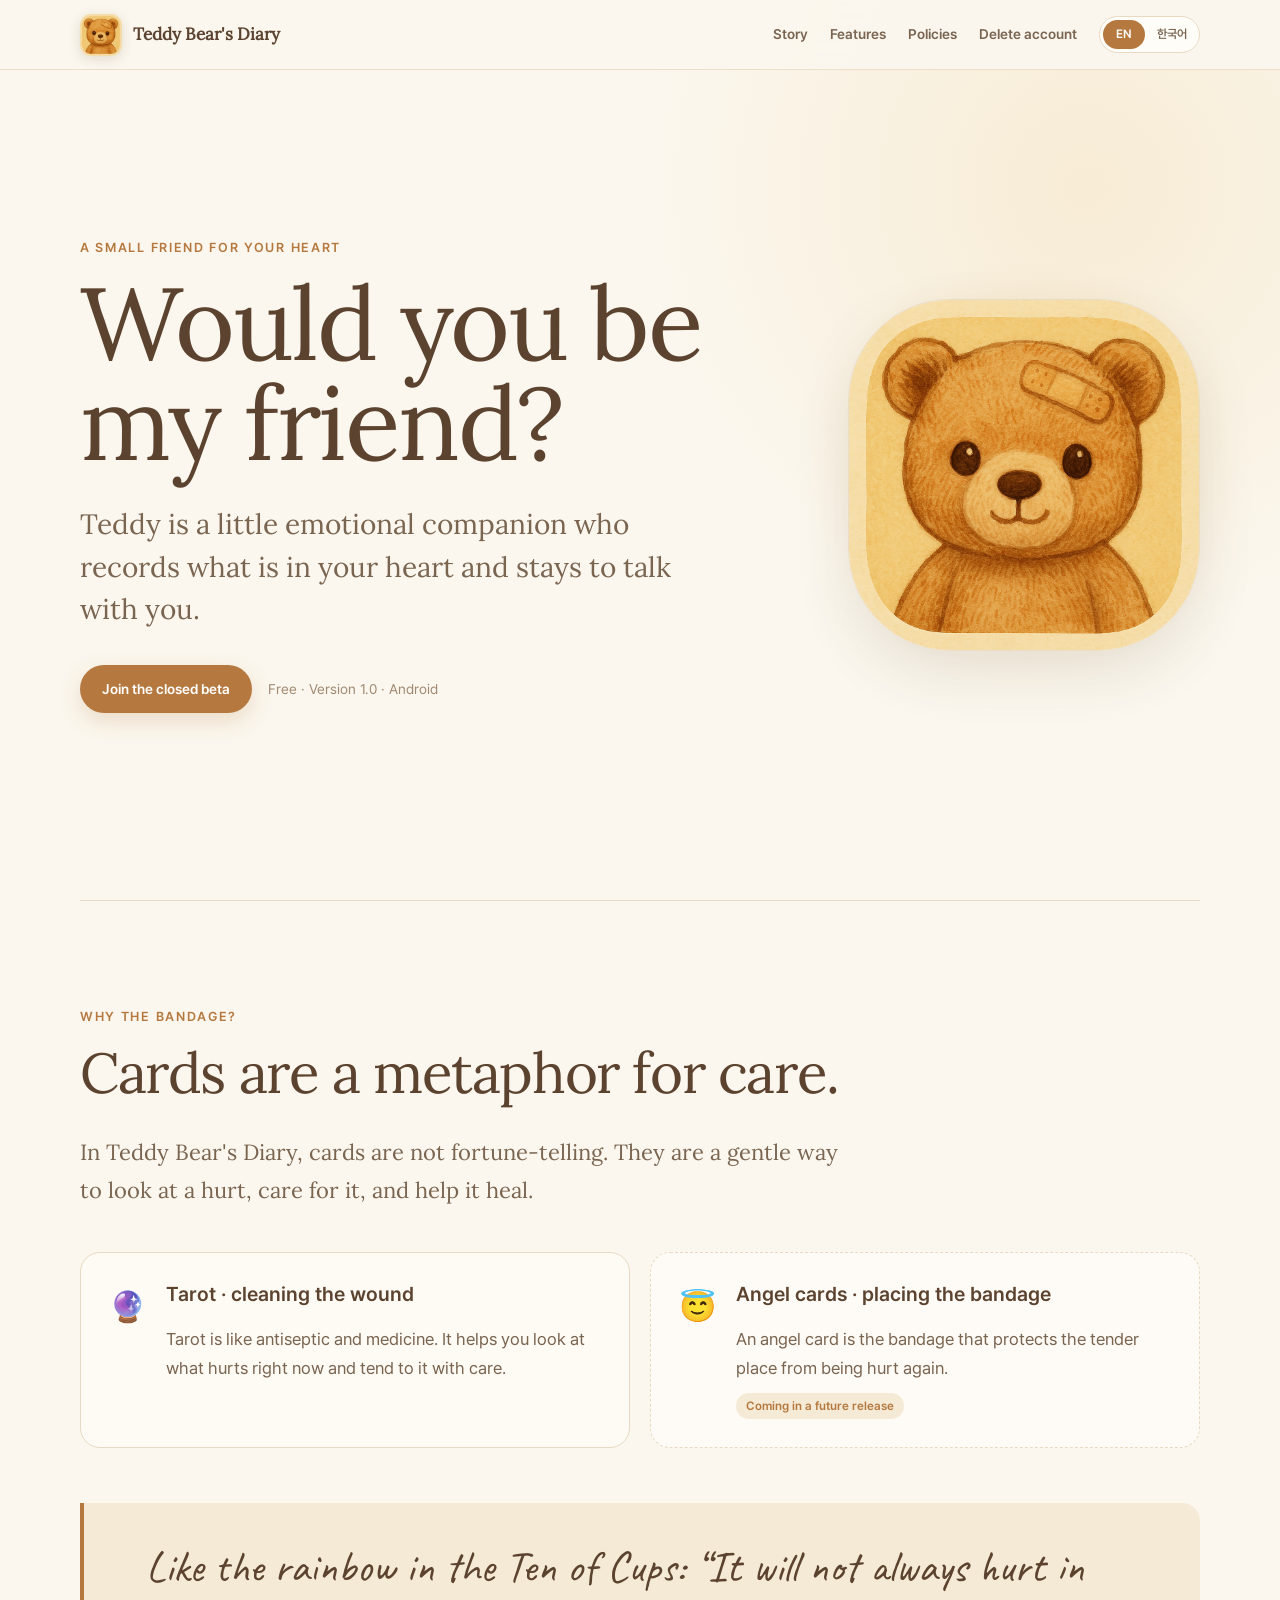
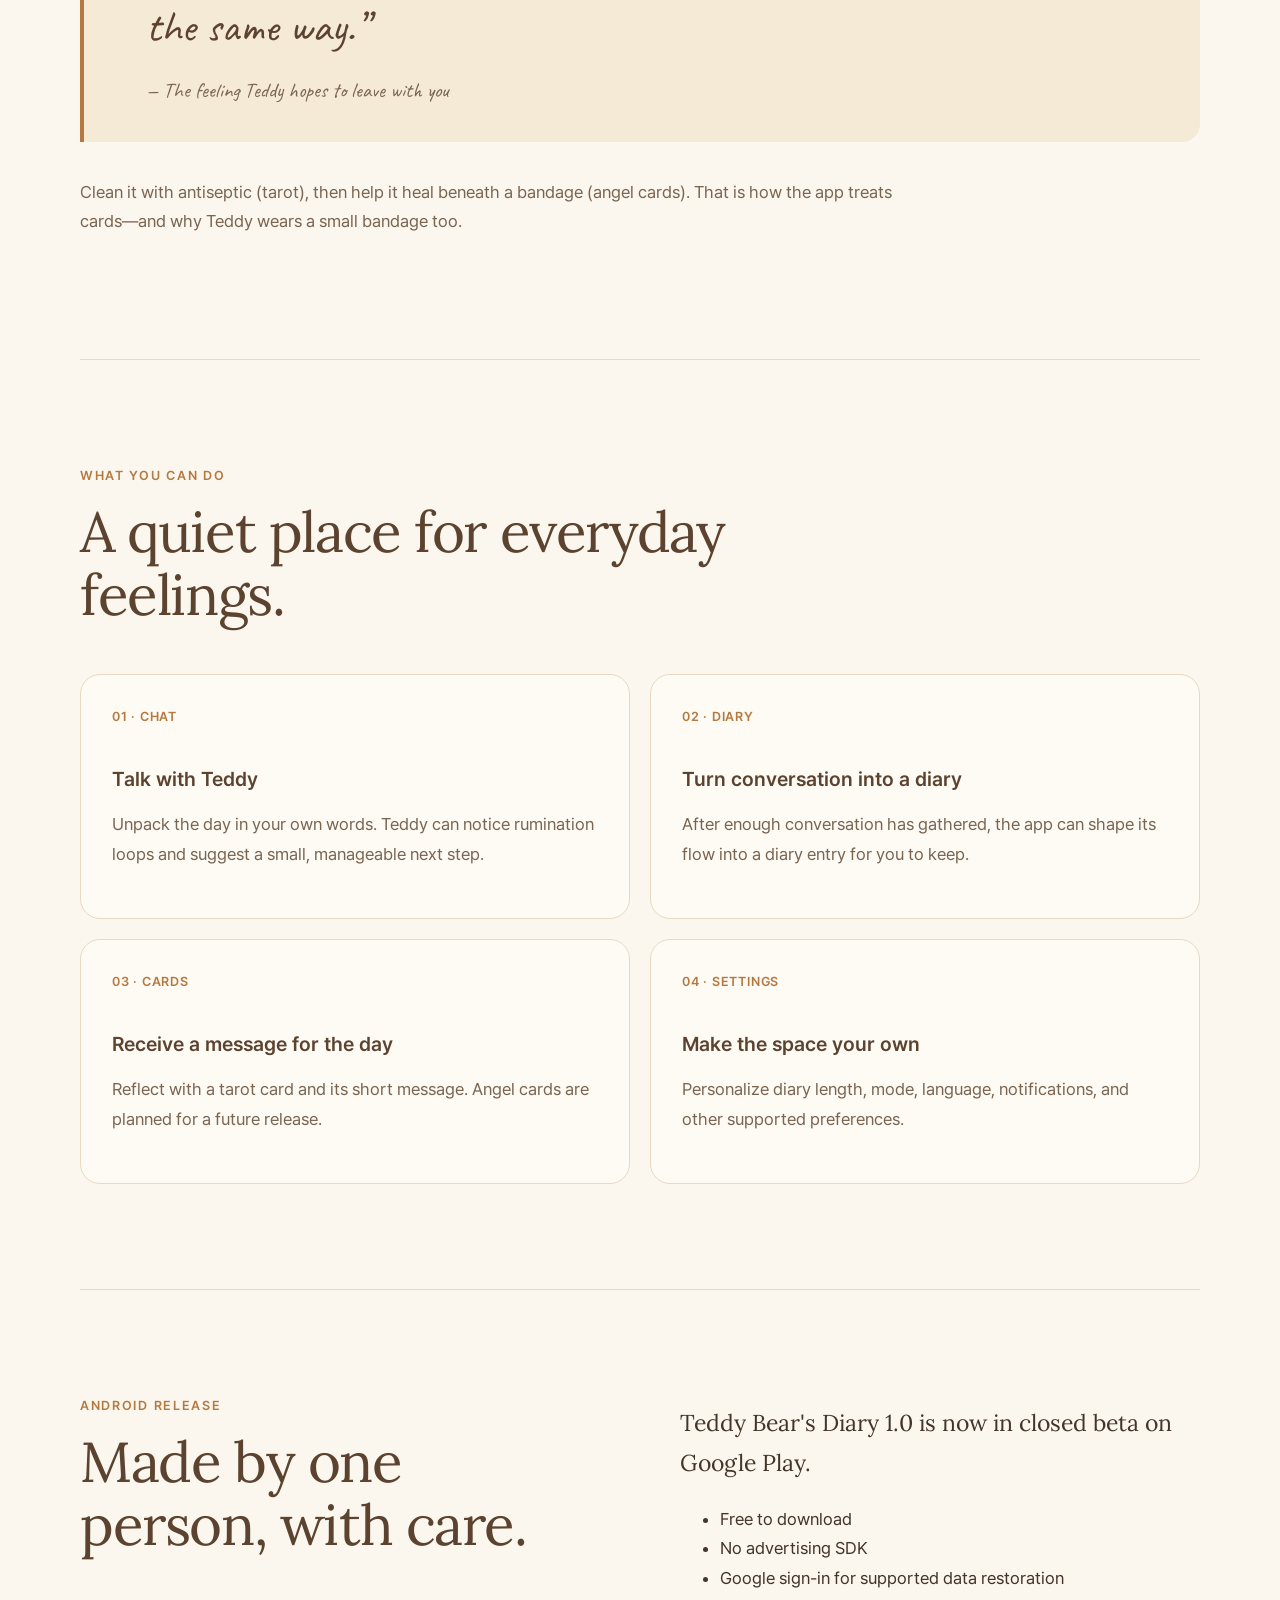
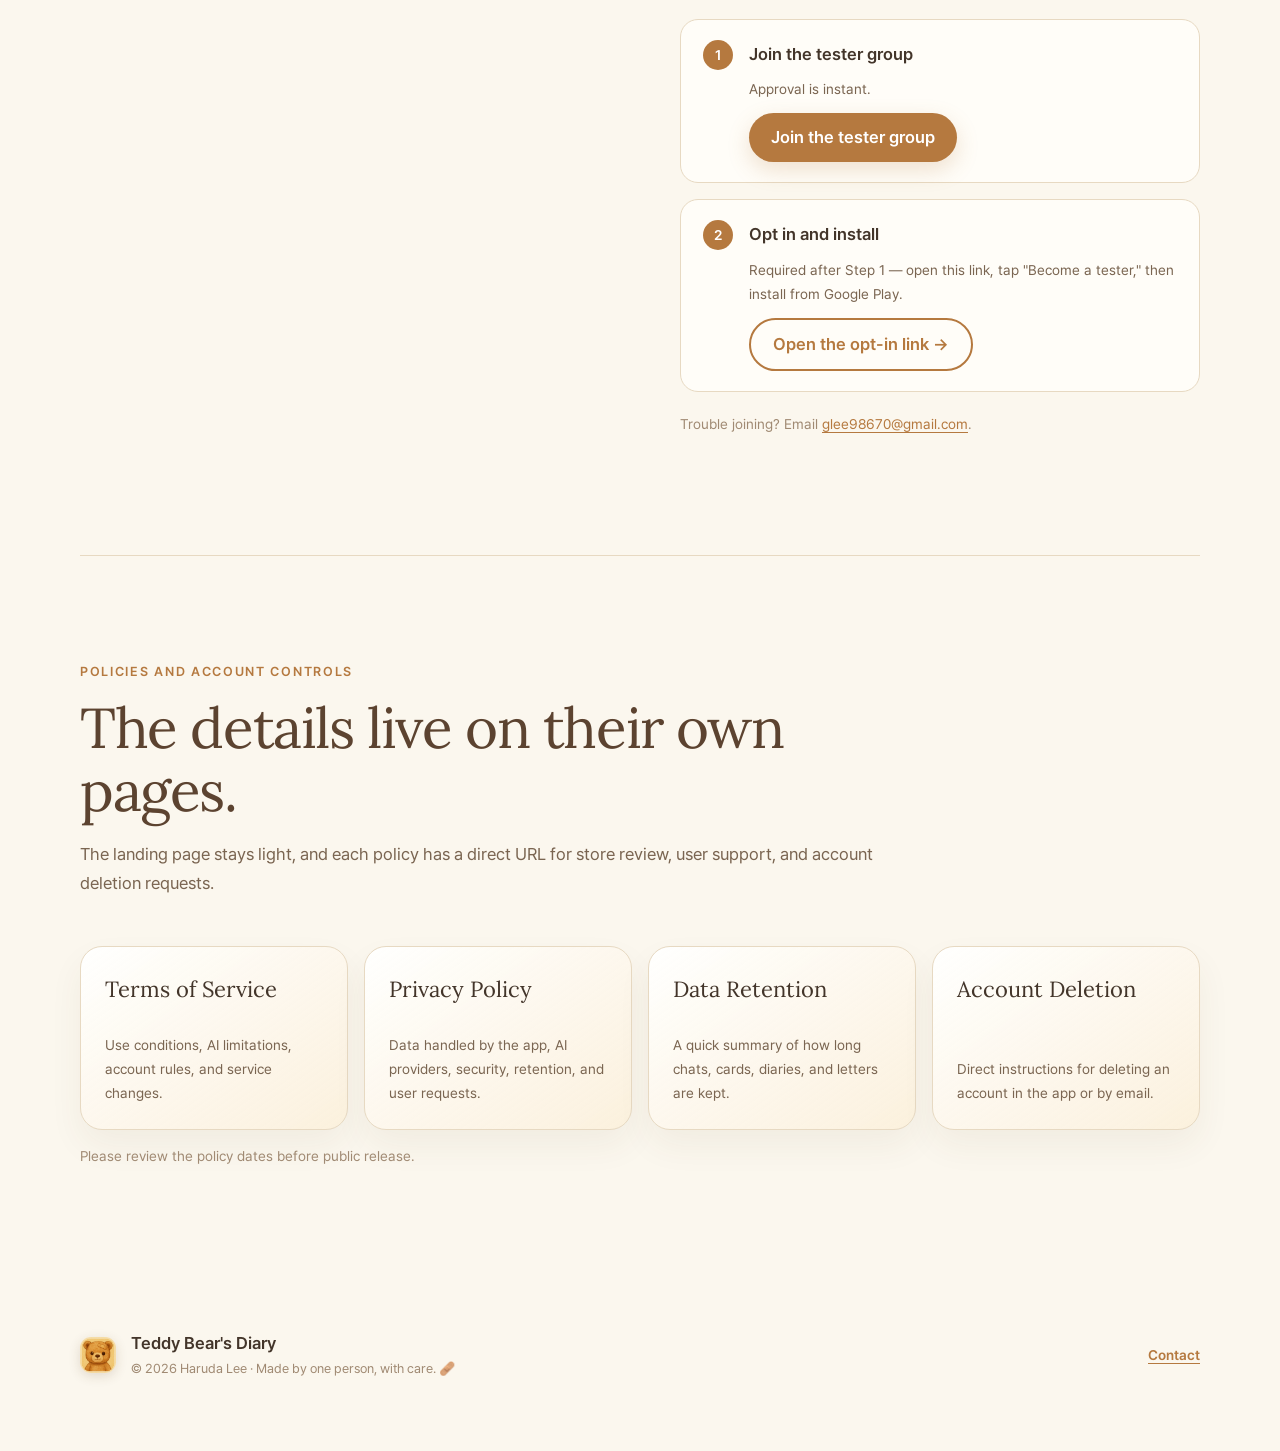
<file: index.html>
<!doctype html>
<html lang="en">
<head>
  <meta charset="utf-8">
  <meta name="viewport" content="width=device-width, initial-scale=1">
  <meta name="description" content="Teddy Bear's Diary is a gentle AI companion for chat, journaling, emotions, and reflective cards.">
  <meta name="theme-color" content="#fbf7ee">
  <meta property="og:title" content="Teddy Bear's Diary">
  <meta property="og:description" content="A little emotional companion who listens, remembers, and helps you care for your heart.">
  <meta property="og:image" content="assets/app-icon.png">
  <title>Teddy Bear's Diary</title>
  <link rel="icon" href="assets/app-icon.png">
  <link rel="alternate" hreflang="en" href="./">
  <link rel="alternate" hreflang="ko" href="ko/">
  <link rel="stylesheet" href="styles.css">
</head>
<body>
  <a class="skip-link" href="#main">Skip to content</a>

  <header class="site-header">
    <a class="brand" href="#top" aria-label="Teddy Bear's Diary home">
      <img src="assets/app-icon.png" alt="" width="42" height="42">
      <span>Teddy Bear's Diary</span>
    </a>
    <div class="header-actions">
      <nav aria-label="Main navigation">
        <a href="#story">Story</a>
        <a href="#features">Features</a>
        <a href="#policies">Policies</a>
        <a href="legal/delete-account.html">Delete account</a>
      </nav>
      <div class="language-switch" aria-label="Language">
        <a href="./" lang="en" aria-current="page">EN</a>
        <a href="ko/" lang="ko">한국어</a>
      </div>
    </div>
  </header>

  <main id="main">
    <section class="hero" id="top">
      <div class="hero-copy">
        <p class="eyebrow">A small friend for your heart</p>
        <h1>Would you be<br>my friend?</h1>
        <p class="lede">Teddy is a little emotional companion who records what is in your heart and stays to talk with you.</p>
        <div class="hero-actions">
          <a class="button" href="#availability">Join the closed beta</a>
          <span>Free · Version 1.0 · Android</span>
        </div>
      </div>
      <figure class="hero-art">
        <img src="assets/app-icon.png" alt="A warm watercolor teddy bear with a bandage on its forehead">
      </figure>
    </section>

    <section class="section story" id="story">
      <div class="section-heading">
        <p class="eyebrow">Why the bandage?</p>
        <h2>Cards are a metaphor for care.</h2>
      </div>
      <p class="section-intro">In Teddy Bear's Diary, cards are not fortune-telling. They are a gentle way to look at a hurt, care for it, and help it heal.</p>

      <div class="care-grid">
        <article class="care-card">
          <span class="care-icon" aria-hidden="true">🔮</span>
          <div>
            <h3>Tarot · cleaning the wound</h3>
            <p>Tarot is like antiseptic and medicine. It helps you look at what hurts right now and tend to it with care.</p>
          </div>
        </article>
        <article class="care-card muted">
          <span class="care-icon" aria-hidden="true">😇</span>
          <div>
            <h3>Angel cards · placing the bandage</h3>
            <p>An angel card is the bandage that protects the tender place from being hurt again.</p>
            <span class="coming-soon">Coming in a future release</span>
          </div>
        </article>
      </div>

      <blockquote>
        <p>Like the rainbow in the Ten of Cups: “It will not always hurt in the same way.”</p>
        <cite>— The feeling Teddy hopes to leave with you</cite>
      </blockquote>

      <p class="story-close">Clean it with antiseptic (tarot), then help it heal beneath a bandage (angel cards). That is how the app treats cards—and why Teddy wears a small bandage too.</p>
    </section>

    <section class="section" id="features">
      <div class="section-heading">
        <p class="eyebrow">What you can do</p>
        <h2>A quiet place for everyday feelings.</h2>
      </div>
      <div class="feature-grid">
        <article>
          <span>01 · Chat</span>
          <h3>Talk with Teddy</h3>
          <p>Unpack the day in your own words. Teddy can notice rumination loops and suggest a small, manageable next step.</p>
        </article>
        <article>
          <span>02 · Diary</span>
          <h3>Turn conversation into a diary</h3>
          <p>After enough conversation has gathered, the app can shape its flow into a diary entry for you to keep.</p>
        </article>
        <article>
          <span>03 · Cards</span>
          <h3>Receive a message for the day</h3>
          <p>Reflect with a tarot card and its short message. Angel cards are planned for a future release.</p>
        </article>
        <article>
          <span>04 · Settings</span>
          <h3>Make the space your own</h3>
          <p>Personalize diary length, mode, language, notifications, and other supported preferences.</p>
        </article>
      </div>
    </section>

    <section class="section availability" id="availability">
      <div>
        <p class="eyebrow">Android release</p>
        <h2>Made by one person, with care.</h2>
      </div>
      <div class="availability-copy">
        <p>Teddy Bear's Diary 1.0 is now in closed beta on Google Play.</p>
        <ul>
          <li>Free to download</li>
          <li>No advertising SDK</li>
          <li>Google sign-in for supported data restoration</li>
        </ul>
        <div class="beta-steps">
          <div class="beta-step">
            <span class="beta-step-num" aria-hidden="true">1</span>
            <div class="beta-step-body">
              <p class="beta-step-title">Join the tester group</p>
              <p class="beta-step-desc">Approval is instant.</p>
              <a class="button" href="https://groups.google.com/g/brownie_teddybear_test" target="_blank" rel="noopener">Join the tester group</a>
            </div>
          </div>
          <div class="beta-step">
            <span class="beta-step-num" aria-hidden="true">2</span>
            <div class="beta-step-body">
              <p class="beta-step-title">Opt in and install</p>
              <p class="beta-step-desc">Required after Step 1 — open this link, tap "Become a tester," then install from Google Play.</p>
              <a class="button button-outline" href="https://play.google.com/apps/testing/com.harudalee.browniediary" target="_blank" rel="noopener">Open the opt-in link →</a>
            </div>
          </div>
        </div>
        <p class="small-note">Trouble joining? Email <a href="mailto:glee98670@gmail.com">glee98670@gmail.com</a>.</p>
      </div>
    </section>

    <section class="section policies policy-summary" id="policies">
      <div class="section-heading">
        <p class="eyebrow">Policies and account controls</p>
        <h2>The details live on their own pages.</h2>
        <p>The landing page stays light, and each policy has a direct URL for store review, user support, and account deletion requests.</p>
      </div>

      <div class="policy-card-grid">
        <a class="policy-card" href="legal/terms.html">
          <strong>Terms of Service</strong>
          <span>Use conditions, AI limitations, account rules, and service changes.</span>
        </a>
        <a class="policy-card" href="legal/privacy.html">
          <strong>Privacy Policy</strong>
          <span>Data handled by the app, AI providers, security, retention, and user requests.</span>
        </a>
        <a class="policy-card" href="legal/retention.html">
          <strong>Data Retention</strong>
          <span>A quick summary of how long chats, cards, diaries, and letters are kept.</span>
        </a>
        <a class="policy-card" href="legal/delete-account.html">
          <strong>Account Deletion</strong>
          <span>Direct instructions for deleting an account in the app or by email.</span>
        </a>
      </div>

      <p class="small-note">Please review the policy dates before public release.</p>
    </section>
  </main>

  <footer>
    <img src="assets/app-icon.png" alt="" width="36" height="36">
    <div>
      <strong>Teddy Bear's Diary</strong>
      <span>© 2026 Haruda Lee · Made by one person, with care. 🩹</span>
    </div>
    <a href="mailto:glee98670@gmail.com">Contact</a>
  </footer>
</body>
</html>
</file>
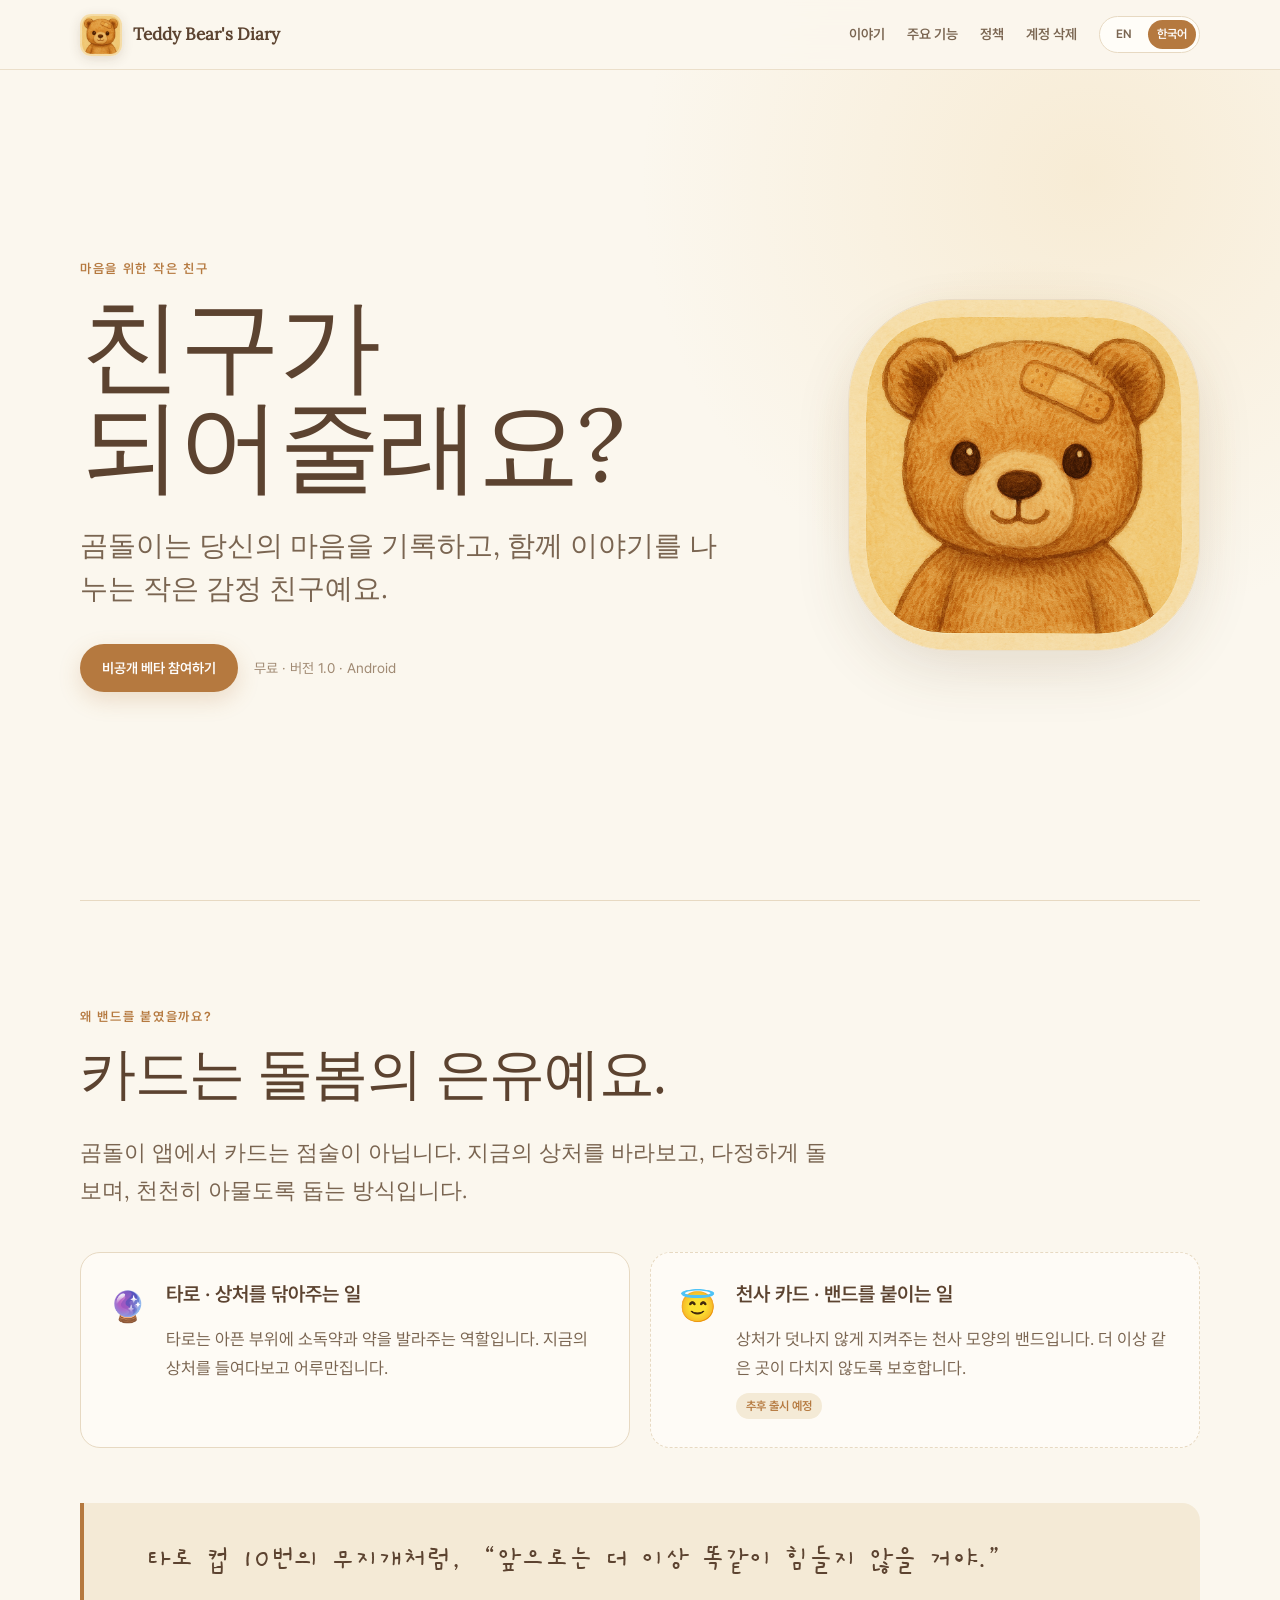
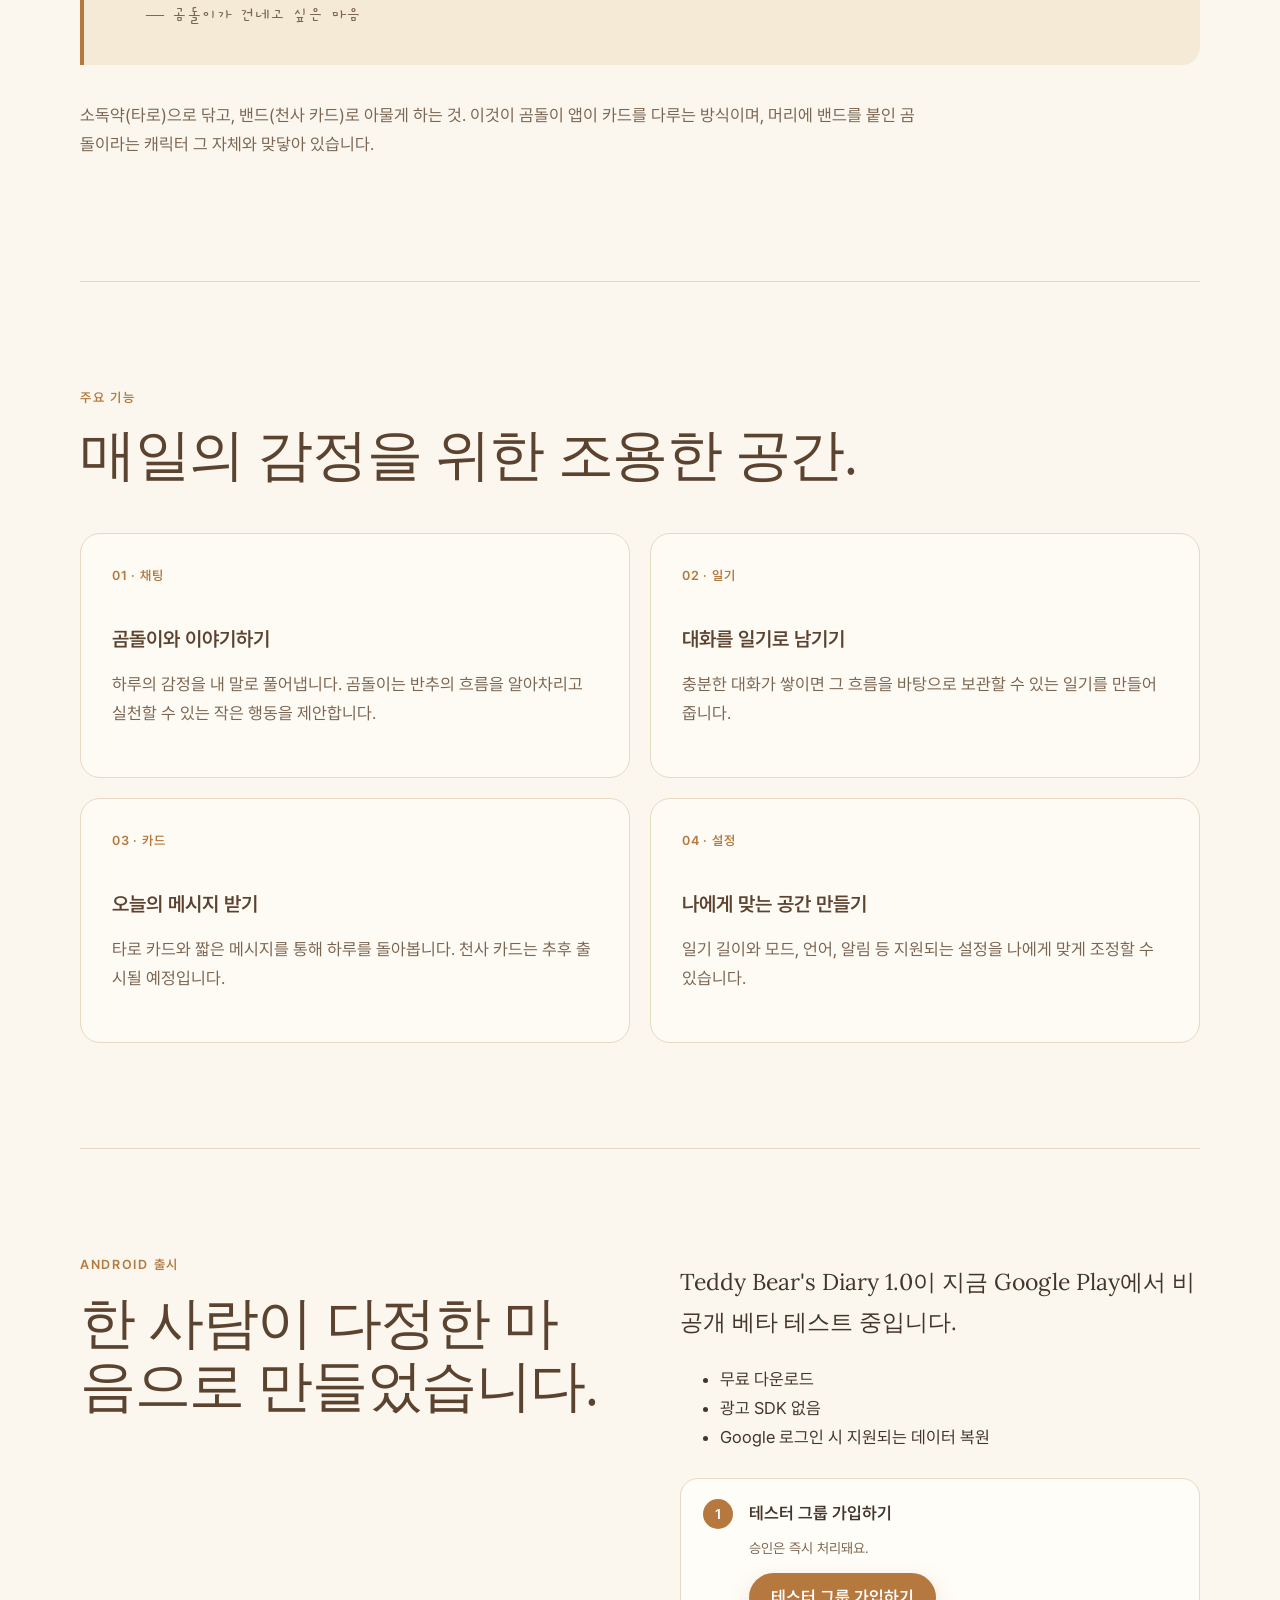
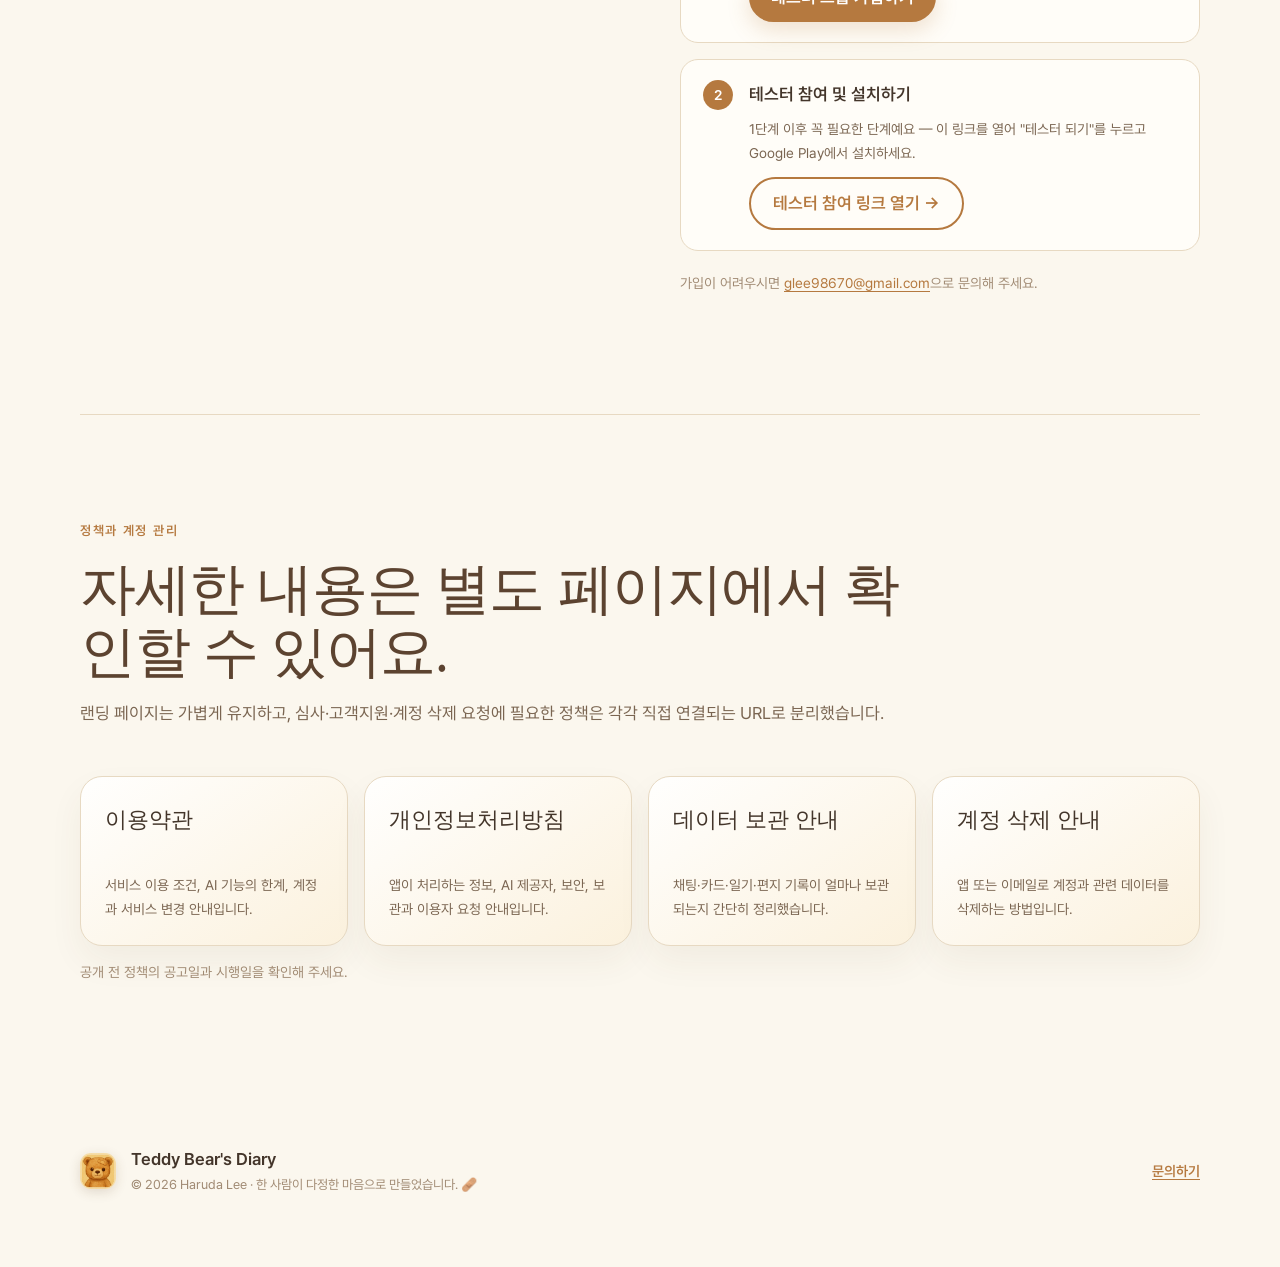
<file: ko/index.html>
<!doctype html>
<html lang="ko">
<head>
  <meta charset="utf-8">
  <meta name="viewport" content="width=device-width, initial-scale=1">
  <meta name="description" content="Teddy Bear's Diary는 마음을 기록하고 이야기를 나누는 작은 감정 친구입니다.">
  <meta name="theme-color" content="#fbf7ee">
  <meta property="og:title" content="Teddy Bear's Diary">
  <meta property="og:description" content="당신의 마음을 기록하고 곁에서 이야기를 나누는 작은 감정 친구.">
  <meta property="og:image" content="../assets/app-icon.png">
  <title>Teddy Bear's Diary · 한국어</title>
  <link rel="icon" href="../assets/app-icon.png">
  <link rel="alternate" hreflang="en" href="../">
  <link rel="alternate" hreflang="ko" href="./">
  <link rel="stylesheet" href="../styles.css">
</head>
<body>
  <a class="skip-link" href="#main">본문으로 건너뛰기</a>

  <header class="site-header">
    <a class="brand" href="#top" aria-label="Teddy Bear's Diary 홈">
      <img src="../assets/app-icon.png" alt="" width="42" height="42">
      <span>Teddy Bear's Diary</span>
    </a>
    <div class="header-actions">
      <nav aria-label="주요 메뉴">
        <a href="#story">이야기</a>
        <a href="#features">주요 기능</a>
        <a href="#policies">정책</a>
        <a href="legal/delete-account.html">계정 삭제</a>
      </nav>
      <div class="language-switch" aria-label="언어">
        <a href="../" lang="en">EN</a>
        <a href="./" lang="ko" aria-current="page">한국어</a>
      </div>
    </div>
  </header>

  <main id="main">
    <section class="hero" id="top">
      <div class="hero-copy">
        <p class="eyebrow">마음을 위한 작은 친구</p>
        <h1>친구가<br>되어줄래요?</h1>
        <p class="lede">곰돌이는 당신의 마음을 기록하고, 함께 이야기를 나누는 작은 감정 친구예요.</p>
        <div class="hero-actions">
          <a class="button" href="#availability">비공개 베타 참여하기</a>
          <span>무료 · 버전 1.0 · Android</span>
        </div>
      </div>
      <figure class="hero-art">
        <img src="../assets/app-icon.png" alt="머리에 밴드를 붙인 따뜻한 수채화 곰돌이">
      </figure>
    </section>

    <section class="section story" id="story">
      <div class="section-heading">
        <p class="eyebrow">왜 밴드를 붙였을까요?</p>
        <h2>카드는 돌봄의 은유예요.</h2>
      </div>
      <p class="section-intro">곰돌이 앱에서 카드는 점술이 아닙니다. 지금의 상처를 바라보고, 다정하게 돌보며, 천천히 아물도록 돕는 방식입니다.</p>

      <div class="care-grid">
        <article class="care-card">
          <span class="care-icon" aria-hidden="true">🔮</span>
          <div>
            <h3>타로 · 상처를 닦아주는 일</h3>
            <p>타로는 아픈 부위에 소독약과 약을 발라주는 역할입니다. 지금의 상처를 들여다보고 어루만집니다.</p>
          </div>
        </article>
        <article class="care-card muted">
          <span class="care-icon" aria-hidden="true">😇</span>
          <div>
            <h3>천사 카드 · 밴드를 붙이는 일</h3>
            <p>상처가 덧나지 않게 지켜주는 천사 모양의 밴드입니다. 더 이상 같은 곳이 다치지 않도록 보호합니다.</p>
            <span class="coming-soon">추후 출시 예정</span>
          </div>
        </article>
      </div>

      <blockquote>
        <p>타로 컵 10번의 무지개처럼, “앞으로는 더 이상 똑같이 힘들지 않을 거야.”</p>
        <cite>— 곰돌이가 건네고 싶은 마음</cite>
      </blockquote>

      <p class="story-close">소독약(타로)으로 닦고, 밴드(천사 카드)로 아물게 하는 것. 이것이 곰돌이 앱이 카드를 다루는 방식이며, 머리에 밴드를 붙인 곰돌이라는 캐릭터 그 자체와 맞닿아 있습니다.</p>
    </section>

    <section class="section" id="features">
      <div class="section-heading">
        <p class="eyebrow">주요 기능</p>
        <h2>매일의 감정을 위한 조용한 공간.</h2>
      </div>
      <div class="feature-grid">
        <article>
          <span>01 · 채팅</span>
          <h3>곰돌이와 이야기하기</h3>
          <p>하루의 감정을 내 말로 풀어냅니다. 곰돌이는 반추의 흐름을 알아차리고 실천할 수 있는 작은 행동을 제안합니다.</p>
        </article>
        <article>
          <span>02 · 일기</span>
          <h3>대화를 일기로 남기기</h3>
          <p>충분한 대화가 쌓이면 그 흐름을 바탕으로 보관할 수 있는 일기를 만들어 줍니다.</p>
        </article>
        <article>
          <span>03 · 카드</span>
          <h3>오늘의 메시지 받기</h3>
          <p>타로 카드와 짧은 메시지를 통해 하루를 돌아봅니다. 천사 카드는 추후 출시될 예정입니다.</p>
        </article>
        <article>
          <span>04 · 설정</span>
          <h3>나에게 맞는 공간 만들기</h3>
          <p>일기 길이와 모드, 언어, 알림 등 지원되는 설정을 나에게 맞게 조정할 수 있습니다.</p>
        </article>
      </div>
    </section>

    <section class="section availability" id="availability">
      <div>
        <p class="eyebrow">Android 출시</p>
        <h2>한 사람이 다정한 마음으로 만들었습니다.</h2>
      </div>
      <div class="availability-copy">
        <p>Teddy Bear's Diary 1.0이 지금 Google Play에서 비공개 베타 테스트 중입니다.</p>
        <ul>
          <li>무료 다운로드</li>
          <li>광고 SDK 없음</li>
          <li>Google 로그인 시 지원되는 데이터 복원</li>
        </ul>
        <div class="beta-steps">
          <div class="beta-step">
            <span class="beta-step-num" aria-hidden="true">1</span>
            <div class="beta-step-body">
              <p class="beta-step-title">테스터 그룹 가입하기</p>
              <p class="beta-step-desc">승인은 즉시 처리돼요.</p>
              <a class="button" href="https://groups.google.com/g/brownie_teddybear_test" target="_blank" rel="noopener">테스터 그룹 가입하기</a>
            </div>
          </div>
          <div class="beta-step">
            <span class="beta-step-num" aria-hidden="true">2</span>
            <div class="beta-step-body">
              <p class="beta-step-title">테스터 참여 및 설치하기</p>
              <p class="beta-step-desc">1단계 이후 꼭 필요한 단계예요 — 이 링크를 열어 "테스터 되기"를 누르고 Google Play에서 설치하세요.</p>
              <a class="button button-outline" href="https://play.google.com/apps/testing/com.harudalee.browniediary" target="_blank" rel="noopener">테스터 참여 링크 열기 →</a>
            </div>
          </div>
        </div>
        <p class="small-note">가입이 어려우시면 <a href="mailto:glee98670@gmail.com">glee98670@gmail.com</a>으로 문의해 주세요.</p>
      </div>
    </section>

    <section class="section policies policy-summary" id="policies">
      <div class="section-heading">
        <p class="eyebrow">정책과 계정 관리</p>
        <h2>자세한 내용은 별도 페이지에서 확인할 수 있어요.</h2>
        <p>랜딩 페이지는 가볍게 유지하고, 심사·고객지원·계정 삭제 요청에 필요한 정책은 각각 직접 연결되는 URL로 분리했습니다.</p>
      </div>

      <div class="policy-card-grid">
        <a class="policy-card" href="legal/terms.html">
          <strong>이용약관</strong>
          <span>서비스 이용 조건, AI 기능의 한계, 계정과 서비스 변경 안내입니다.</span>
        </a>
        <a class="policy-card" href="legal/privacy.html">
          <strong>개인정보처리방침</strong>
          <span>앱이 처리하는 정보, AI 제공자, 보안, 보관과 이용자 요청 안내입니다.</span>
        </a>
        <a class="policy-card" href="legal/retention.html">
          <strong>데이터 보관 안내</strong>
          <span>채팅·카드·일기·편지 기록이 얼마나 보관되는지 간단히 정리했습니다.</span>
        </a>
        <a class="policy-card" href="legal/delete-account.html">
          <strong>계정 삭제 안내</strong>
          <span>앱 또는 이메일로 계정과 관련 데이터를 삭제하는 방법입니다.</span>
        </a>
      </div>

      <p class="small-note">공개 전 정책의 공고일과 시행일을 확인해 주세요.</p>
    </section>
  </main>

  <footer>
    <img src="../assets/app-icon.png" alt="" width="36" height="36">
    <div>
      <strong>Teddy Bear's Diary</strong>
      <span>© 2026 Haruda Lee · 한 사람이 다정한 마음으로 만들었습니다. 🩹</span>
    </div>
    <a href="mailto:glee98670@gmail.com">문의하기</a>
  </footer>
</body>
</html>
</file>
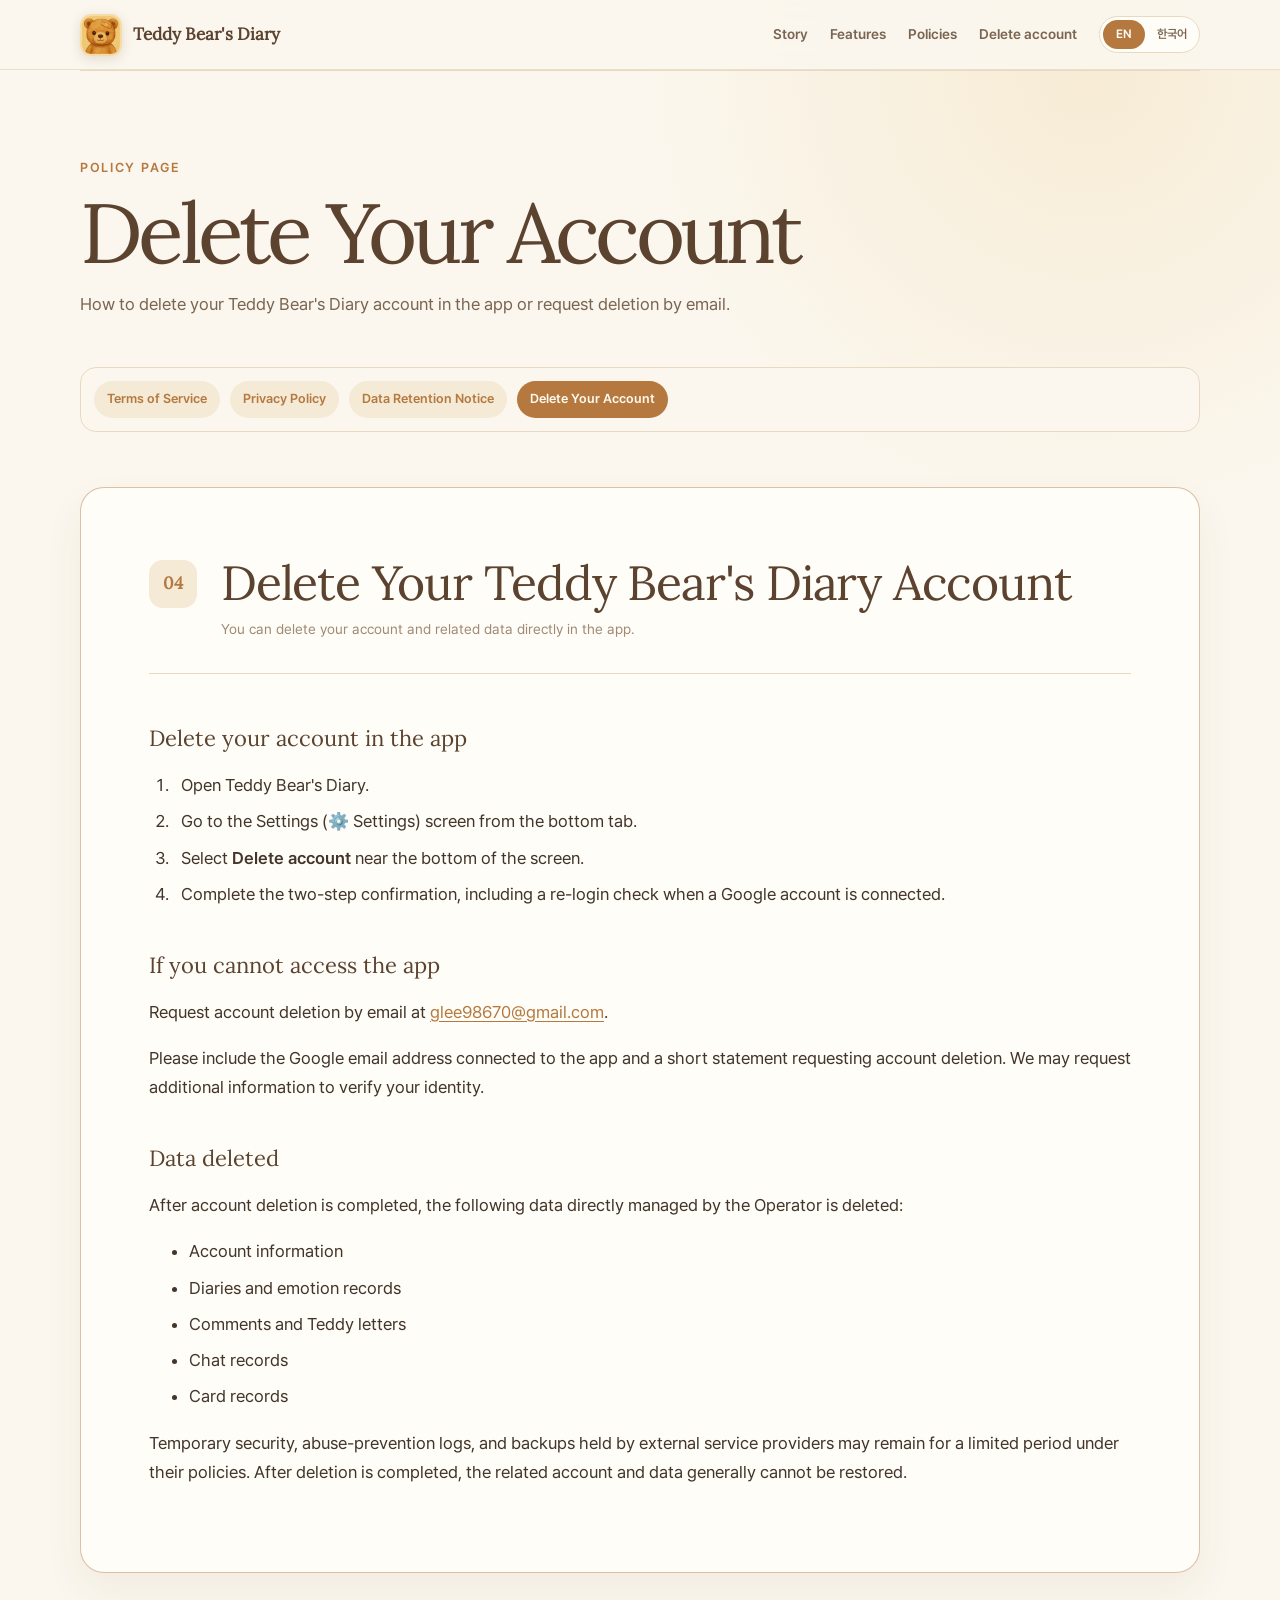
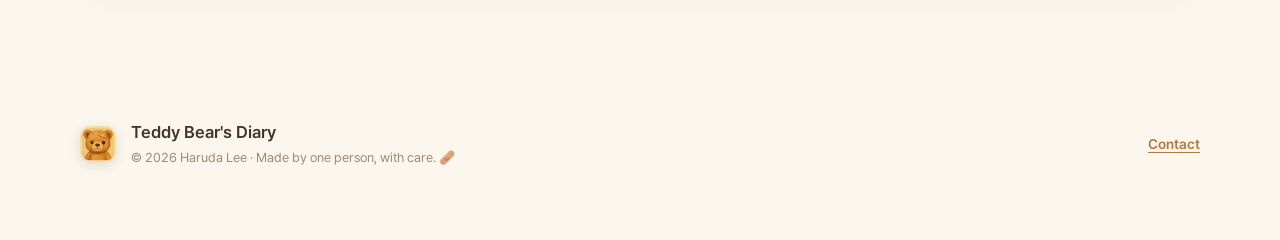
<file: legal/delete-account.html>
<!doctype html>
<html lang="en">
<head>
  <meta charset="utf-8">
  <meta name="viewport" content="width=device-width, initial-scale=1">
  <meta name="description" content="How to delete your Teddy Bear's Diary account in the app or request deletion by email.">
  <meta name="theme-color" content="#fbf7ee">
  <meta property="og:title" content="Teddy Bear's Diary · Delete Your Account">
  <meta property="og:description" content="How to delete your Teddy Bear's Diary account in the app or request deletion by email.">
  <meta property="og:image" content="../assets/app-icon.png">
  <title>Teddy Bear's Diary · Delete Your Account</title>
  <link rel="icon" href="../assets/app-icon.png">
  <link rel="alternate" hreflang="en" href="./delete-account.html">
  <link rel="alternate" hreflang="ko" href="../ko/legal/delete-account.html">
  <link rel="stylesheet" href="../styles.css">
</head>
<body>
  <a class="skip-link" href="#main">Skip to content</a>

  <header class="site-header">
    <a class="brand" href="../" aria-label="Teddy Bear's Diary home">
      <img src="../assets/app-icon.png" alt="" width="42" height="42">
      <span>Teddy Bear's Diary</span>
    </a>
    <div class="header-actions">
      <nav aria-label="Main navigation">
        <a href="../#story">Story</a>
        <a href="../#features">Features</a>
        <a href="../#policies">Policies</a>
        <a href="delete-account.html">Delete account</a>
      </nav>
      <div class="language-switch" aria-label="Language">
        <a href="./delete-account.html" lang="en" aria-current="page">EN</a>
        <a href="../ko/legal/delete-account.html" lang="ko">한국어</a>
      </div>
    </div>
  </header>

  <main id="main">
    <section class="section policies legal-page">
      <div class="section-heading">
        <p class="eyebrow">Policy page</p>
        <h1>Delete Your Account</h1>
        <p>How to delete your Teddy Bear's Diary account in the app or request deletion by email.</p>
      </div>

      <nav class="policy-nav" aria-label="Policy navigation">
        <a href="terms.html">Terms of Service</a>
        <a href="privacy.html">Privacy Policy</a>
        <a href="retention.html">Data Retention Notice</a>
        <a href="delete-account.html" aria-current="page">Delete Your Account</a>
      </nav>

      <article class="policy-document short-policy deletion" id="delete-account">
        <header>
          <p class="policy-number">04</p>
          <div>
            <h2>Delete Your Teddy Bear's Diary Account</h2>
            <p>You can delete your account and related data directly in the app.</p>
          </div>
        </header>
        <section>
          <h3>Delete your account in the app</h3>
          <ol class="steps">
            <li>Open Teddy Bear's Diary.</li>
            <li>Go to the Settings (⚙️ Settings) screen from the bottom tab.</li>
            <li>Select <strong>Delete account</strong> near the bottom of the screen.</li>
            <li>Complete the two-step confirmation, including a re-login check when a Google account is connected.</li>
          </ol>
        </section>
        <section>
          <h3>If you cannot access the app</h3>
          <p>Request account deletion by email at <a href="mailto:glee98670@gmail.com?subject=Teddy%20Bear%27s%20Diary%20account%20deletion%20request">glee98670@gmail.com</a>.</p>
          <p>Please include the Google email address connected to the app and a short statement requesting account deletion. We may request additional information to verify your identity.</p>
        </section>
        <section>
          <h3>Data deleted</h3>
          <p>After account deletion is completed, the following data directly managed by the Operator is deleted:</p>
          <ul>
            <li>Account information</li>
            <li>Diaries and emotion records</li>
            <li>Comments and Teddy letters</li>
            <li>Chat records</li>
            <li>Card records</li>
          </ul>
          <p>Temporary security, abuse-prevention logs, and backups held by external service providers may remain for a limited period under their policies. After deletion is completed, the related account and data generally cannot be restored.</p>
        </section>
      </article>
    </section>
  </main>

  <footer>
    <img src="../assets/app-icon.png" alt="" width="36" height="36">
    <div>
      <strong>Teddy Bear's Diary</strong>
      <span>© 2026 Haruda Lee · Made by one person, with care. 🩹</span>
    </div>
    <a href="mailto:glee98670@gmail.com">Contact</a>
  </footer>
</body>
</html>
</file>
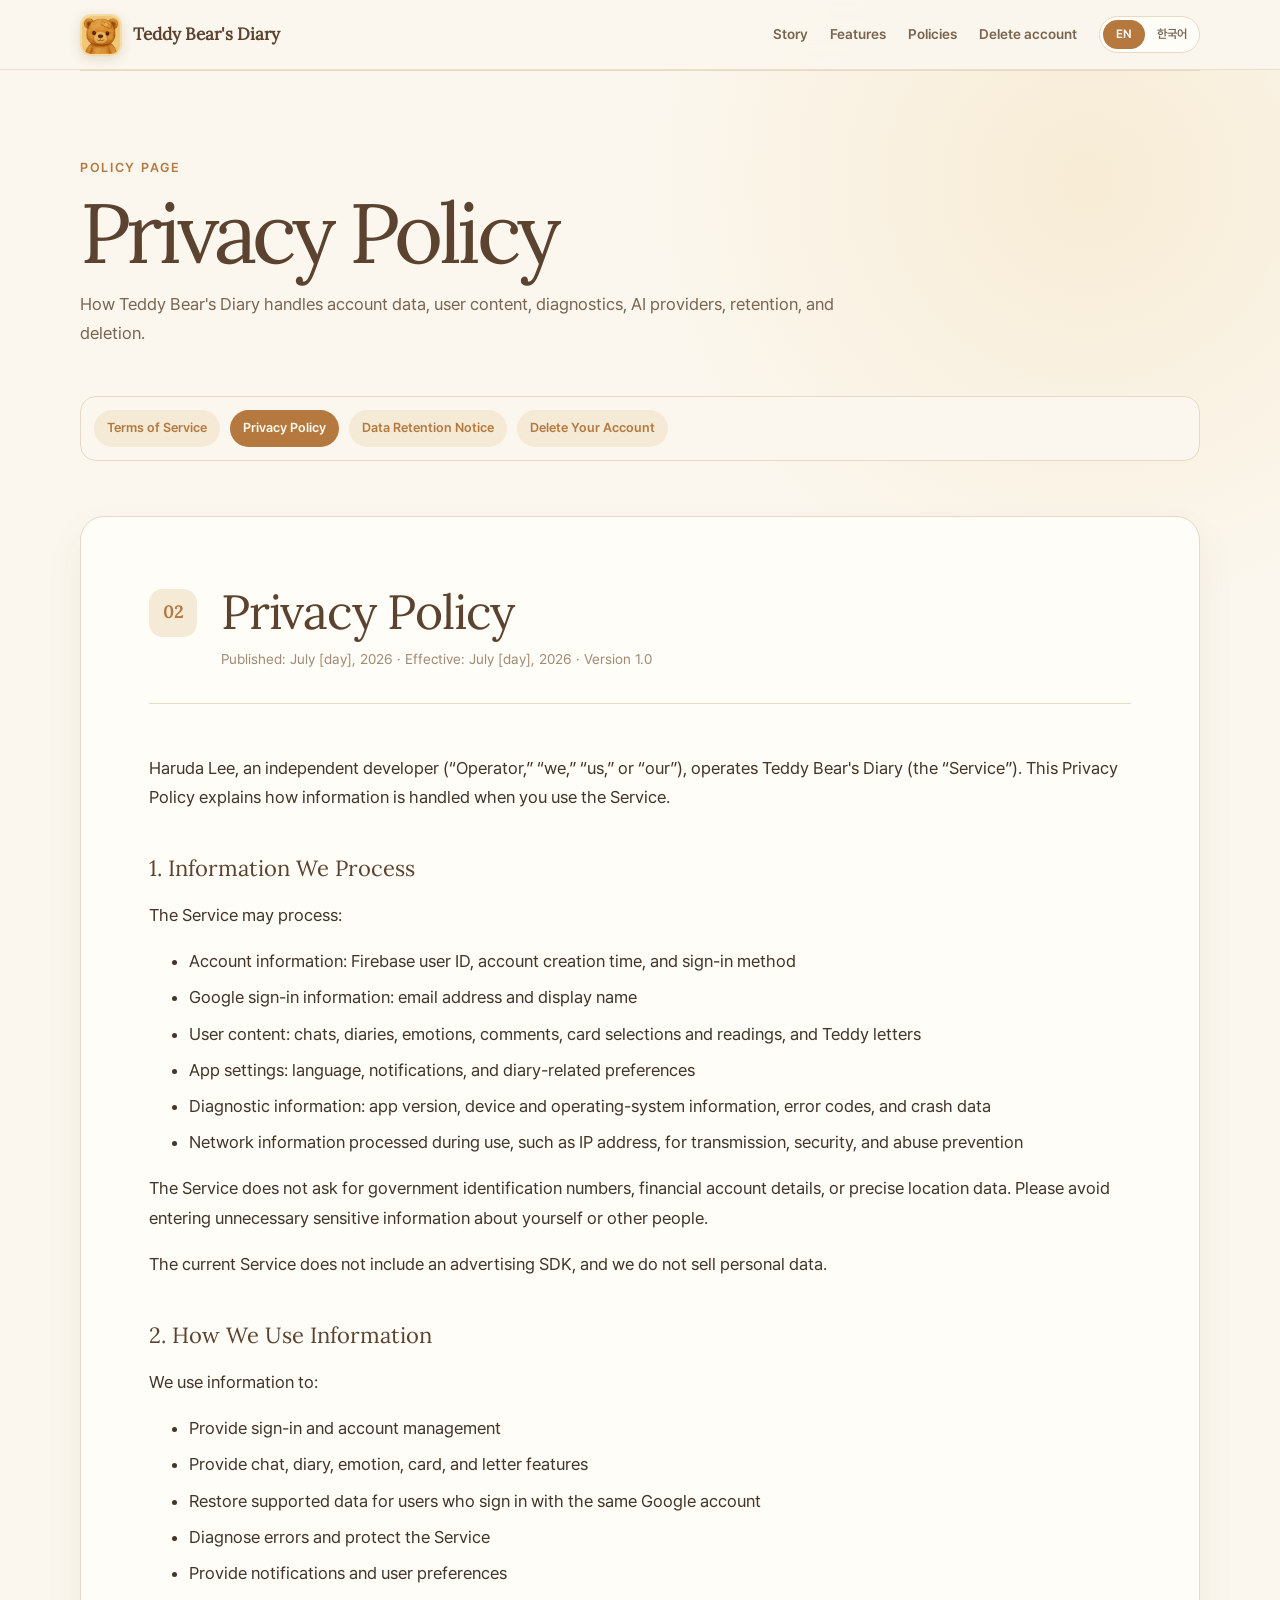
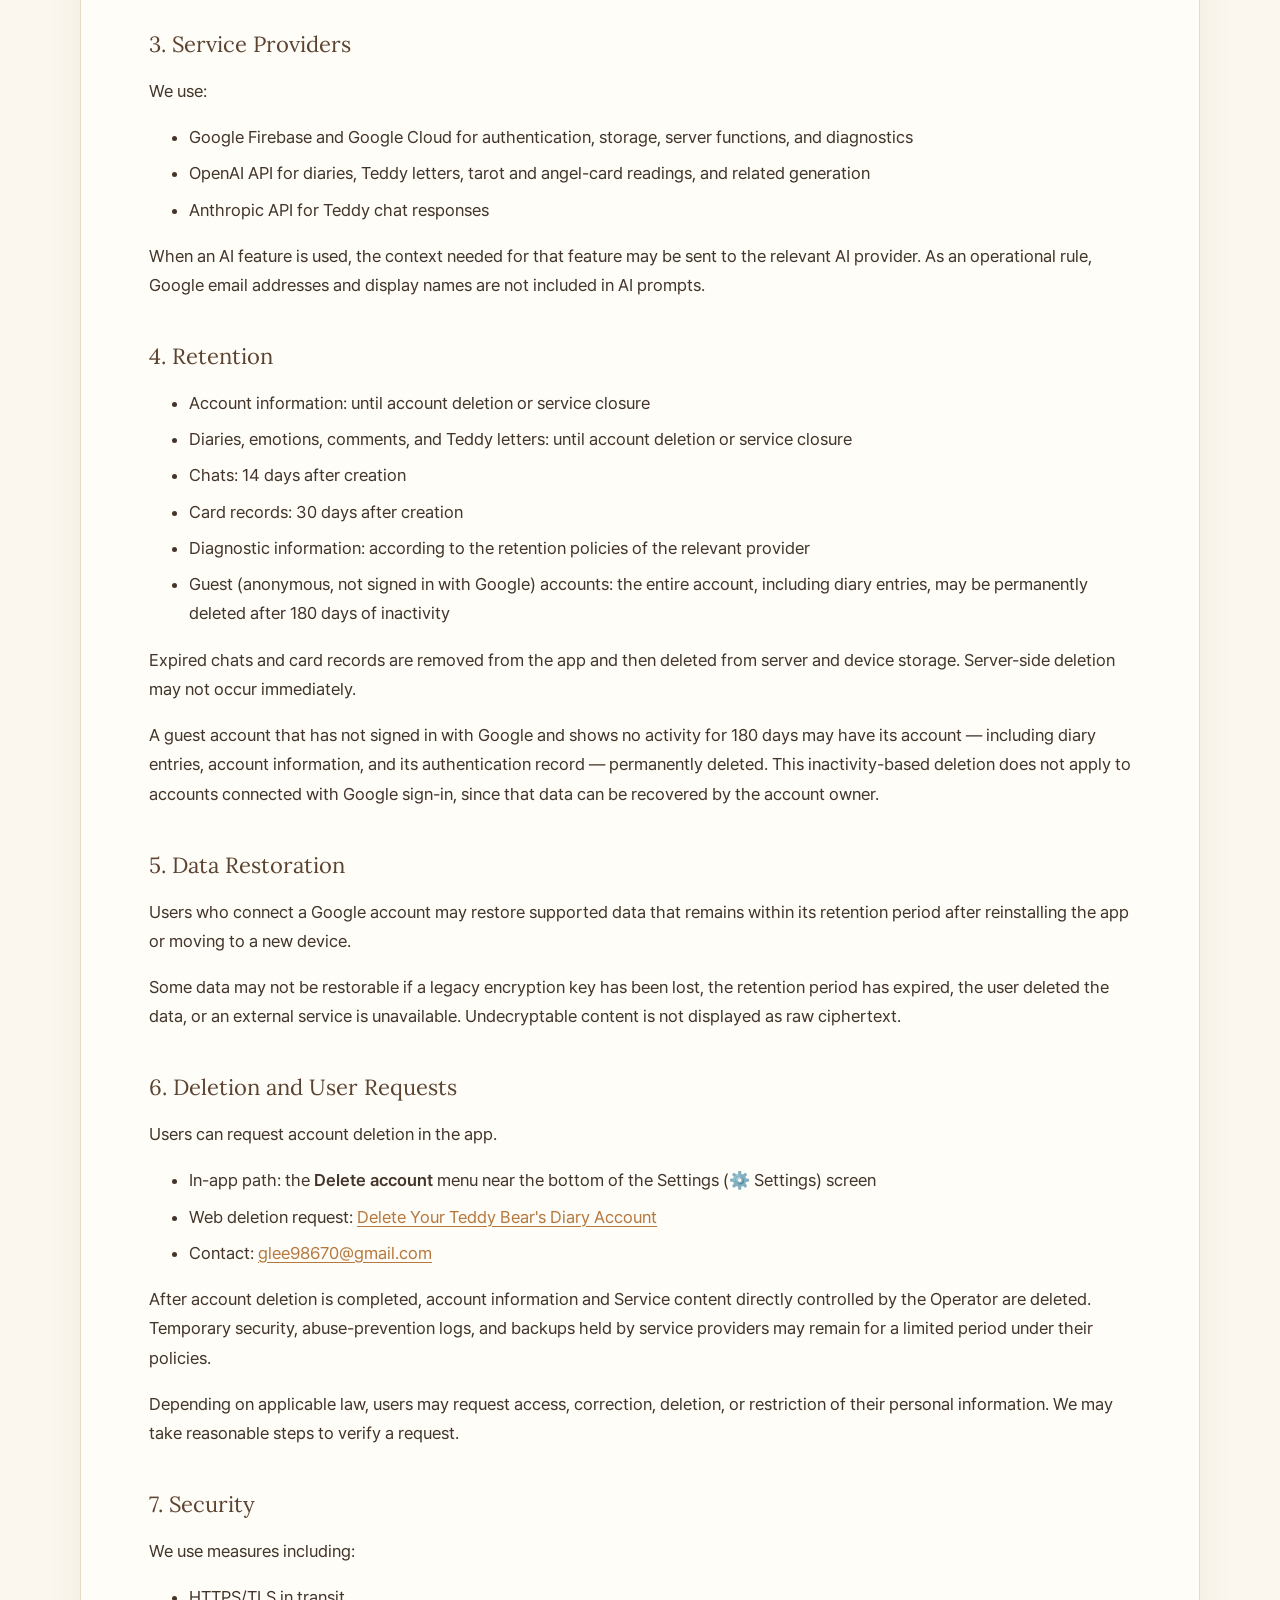
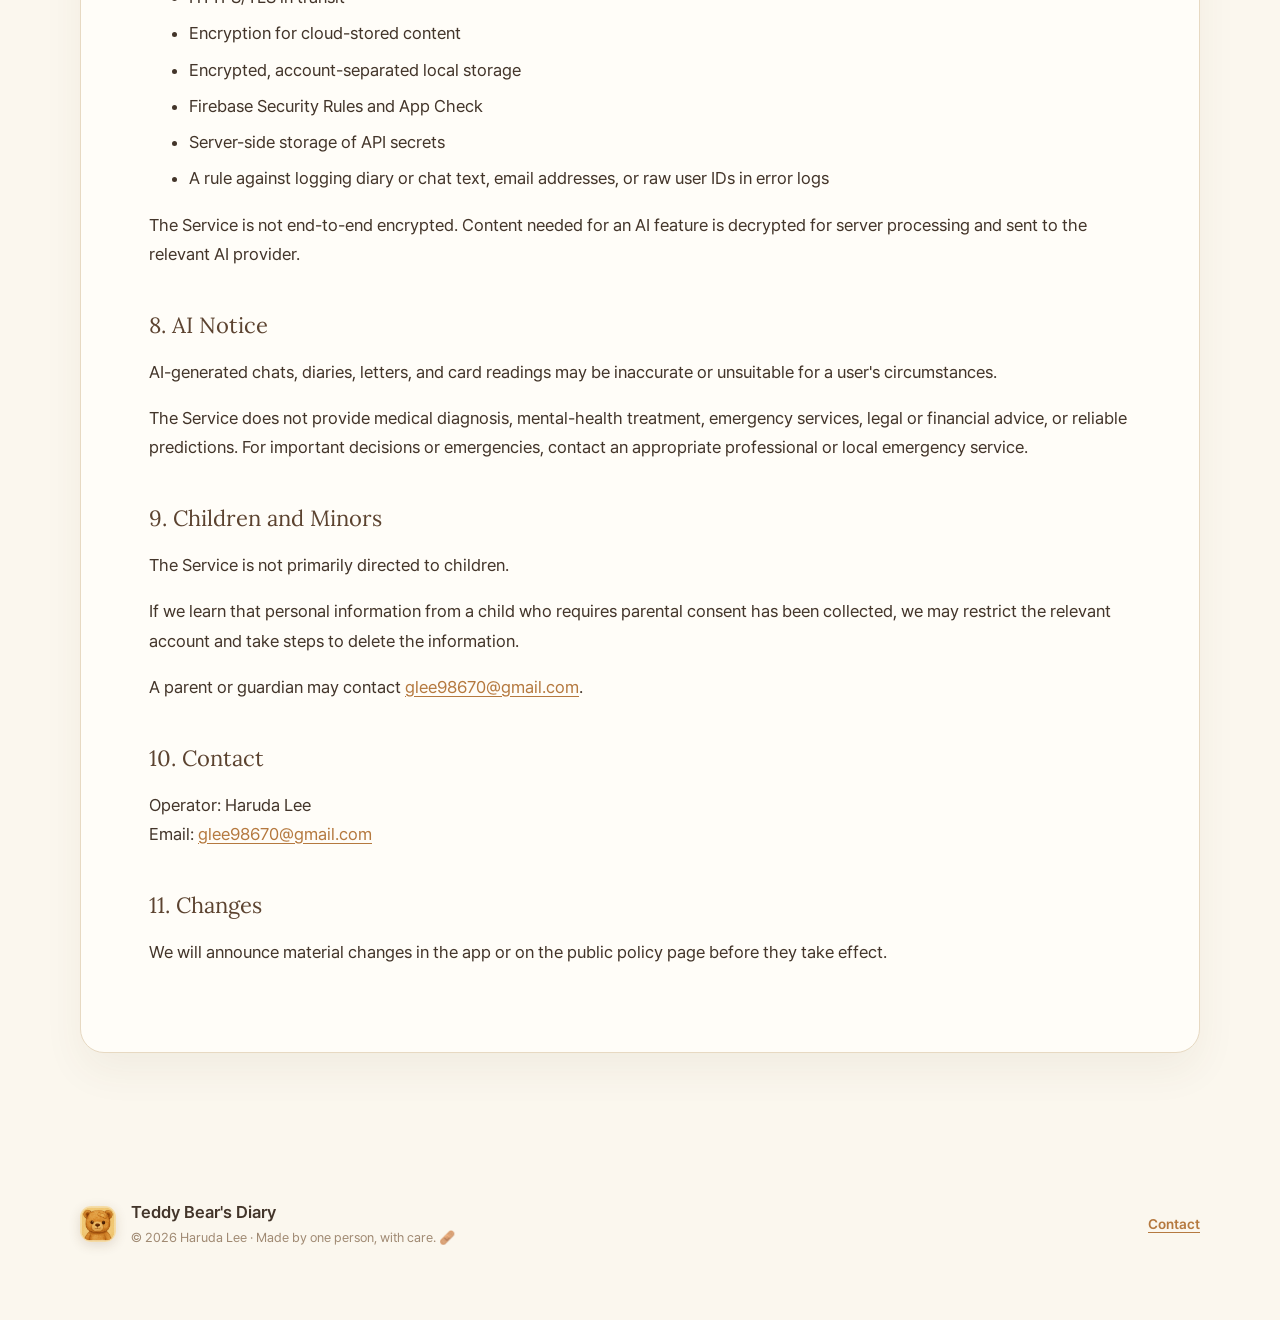
<file: legal/privacy.html>
<!doctype html>
<html lang="en">
<head>
  <meta charset="utf-8">
  <meta name="viewport" content="width=device-width, initial-scale=1">
  <meta name="description" content="How Teddy Bear's Diary handles account data, user content, diagnostics, AI providers, retention, and deletion.">
  <meta name="theme-color" content="#fbf7ee">
  <meta property="og:title" content="Teddy Bear's Diary · Privacy Policy">
  <meta property="og:description" content="How Teddy Bear's Diary handles account data, user content, diagnostics, AI providers, retention, and deletion.">
  <meta property="og:image" content="../assets/app-icon.png">
  <title>Teddy Bear's Diary · Privacy Policy</title>
  <link rel="icon" href="../assets/app-icon.png">
  <link rel="alternate" hreflang="en" href="./privacy.html">
  <link rel="alternate" hreflang="ko" href="../ko/legal/privacy.html">
  <link rel="stylesheet" href="../styles.css">
</head>
<body>
  <a class="skip-link" href="#main">Skip to content</a>

  <header class="site-header">
    <a class="brand" href="../" aria-label="Teddy Bear's Diary home">
      <img src="../assets/app-icon.png" alt="" width="42" height="42">
      <span>Teddy Bear's Diary</span>
    </a>
    <div class="header-actions">
      <nav aria-label="Main navigation">
        <a href="../#story">Story</a>
        <a href="../#features">Features</a>
        <a href="../#policies">Policies</a>
        <a href="delete-account.html">Delete account</a>
      </nav>
      <div class="language-switch" aria-label="Language">
        <a href="./privacy.html" lang="en" aria-current="page">EN</a>
        <a href="../ko/legal/privacy.html" lang="ko">한국어</a>
      </div>
    </div>
  </header>

  <main id="main">
    <section class="section policies legal-page">
      <div class="section-heading">
        <p class="eyebrow">Policy page</p>
        <h1>Privacy Policy</h1>
        <p>How Teddy Bear's Diary handles account data, user content, diagnostics, AI providers, retention, and deletion.</p>
      </div>

      <nav class="policy-nav" aria-label="Policy navigation">
        <a href="terms.html">Terms of Service</a>
        <a href="privacy.html" aria-current="page">Privacy Policy</a>
        <a href="retention.html">Data Retention Notice</a>
        <a href="delete-account.html">Delete Your Account</a>
      </nav>

      <article class="policy-document" id="privacy">
        <header>
          <p class="policy-number">02</p>
          <div>
            <h2>Privacy Policy</h2>
            <p>Published: July [day], 2026 · Effective: July [day], 2026 · Version 1.0</p>
          </div>
        </header>
        <p>Haruda Lee, an independent developer (“Operator,” “we,” “us,” or “our”), operates Teddy Bear's Diary (the “Service”). This Privacy Policy explains how information is handled when you use the Service.</p>

        <section>
          <h3>1. Information We Process</h3>
          <p>The Service may process:</p>
          <ul>
            <li>Account information: Firebase user ID, account creation time, and sign-in method</li>
            <li>Google sign-in information: email address and display name</li>
            <li>User content: chats, diaries, emotions, comments, card selections and readings, and Teddy letters</li>
            <li>App settings: language, notifications, and diary-related preferences</li>
            <li>Diagnostic information: app version, device and operating-system information, error codes, and crash data</li>
            <li>Network information processed during use, such as IP address, for transmission, security, and abuse prevention</li>
          </ul>
          <p>The Service does not ask for government identification numbers, financial account details, or precise location data. Please avoid entering unnecessary sensitive information about yourself or other people.</p>
          <p>The current Service does not include an advertising SDK, and we do not sell personal data.</p>
        </section>
        <section>
          <h3>2. How We Use Information</h3>
          <p>We use information to:</p>
          <ul>
            <li>Provide sign-in and account management</li>
            <li>Provide chat, diary, emotion, card, and letter features</li>
            <li>Restore supported data for users who sign in with the same Google account</li>
            <li>Diagnose errors and protect the Service</li>
            <li>Provide notifications and user preferences</li>
          </ul>
        </section>
        <section>
          <h3>3. Service Providers</h3>
          <p>We use:</p>
          <ul>
            <li>Google Firebase and Google Cloud for authentication, storage, server functions, and diagnostics</li>
            <li>OpenAI API for diaries, Teddy letters, tarot and angel-card readings, and related generation</li>
            <li>Anthropic API for Teddy chat responses</li>
          </ul>
          <p>When an AI feature is used, the context needed for that feature may be sent to the relevant AI provider. As an operational rule, Google email addresses and display names are not included in AI prompts.</p>
        </section>
        <section>
          <h3>4. Retention</h3>
          <ul>
            <li>Account information: until account deletion or service closure</li>
            <li>Diaries, emotions, comments, and Teddy letters: until account deletion or service closure</li>
            <li>Chats: 14 days after creation</li>
            <li>Card records: 30 days after creation</li>
            <li>Diagnostic information: according to the retention policies of the relevant provider</li>
            <li>Guest (anonymous, not signed in with Google) accounts: the entire account, including diary entries, may be permanently deleted after 180 days of inactivity</li>
          </ul>
          <p>Expired chats and card records are removed from the app and then deleted from server and device storage. Server-side deletion may not occur immediately.</p>
          <p>A guest account that has not signed in with Google and shows no activity for 180 days may have its account — including diary entries, account information, and its authentication record — permanently deleted. This inactivity-based deletion does not apply to accounts connected with Google sign-in, since that data can be recovered by the account owner.</p>
        </section>
        <section>
          <h3>5. Data Restoration</h3>
          <p>Users who connect a Google account may restore supported data that remains within its retention period after reinstalling the app or moving to a new device.</p>
          <p>Some data may not be restorable if a legacy encryption key has been lost, the retention period has expired, the user deleted the data, or an external service is unavailable. Undecryptable content is not displayed as raw ciphertext.</p>
        </section>
        <section>
          <h3>6. Deletion and User Requests</h3>
          <p>Users can request account deletion in the app.</p>
          <ul>
            <li>In-app path: the <strong>Delete account</strong> menu near the bottom of the Settings (⚙️ Settings) screen</li>
            <li>Web deletion request: <a href="delete-account.html">Delete Your Teddy Bear's Diary Account</a></li>
            <li>Contact: <a href="mailto:glee98670@gmail.com">glee98670@gmail.com</a></li>
          </ul>
          <p>After account deletion is completed, account information and Service content directly controlled by the Operator are deleted. Temporary security, abuse-prevention logs, and backups held by service providers may remain for a limited period under their policies.</p>
          <p>Depending on applicable law, users may request access, correction, deletion, or restriction of their personal information. We may take reasonable steps to verify a request.</p>
        </section>
        <section>
          <h3>7. Security</h3>
          <p>We use measures including:</p>
          <ul>
            <li>HTTPS/TLS in transit</li>
            <li>Encryption for cloud-stored content</li>
            <li>Encrypted, account-separated local storage</li>
            <li>Firebase Security Rules and App Check</li>
            <li>Server-side storage of API secrets</li>
            <li>A rule against logging diary or chat text, email addresses, or raw user IDs in error logs</li>
          </ul>
          <p>The Service is not end-to-end encrypted. Content needed for an AI feature is decrypted for server processing and sent to the relevant AI provider.</p>
        </section>
        <section>
          <h3>8. AI Notice</h3>
          <p>AI-generated chats, diaries, letters, and card readings may be inaccurate or unsuitable for a user's circumstances.</p>
          <p>The Service does not provide medical diagnosis, mental-health treatment, emergency services, legal or financial advice, or reliable predictions. For important decisions or emergencies, contact an appropriate professional or local emergency service.</p>
        </section>
        <section>
          <h3>9. Children and Minors</h3>
          <p>The Service is not primarily directed to children.</p>
          <p>If we learn that personal information from a child who requires parental consent has been collected, we may restrict the relevant account and take steps to delete the information.</p>
          <p>A parent or guardian may contact <a href="mailto:glee98670@gmail.com">glee98670@gmail.com</a>.</p>
        </section>
        <section>
          <h3>10. Contact</h3>
          <p>Operator: Haruda Lee<br>Email: <a href="mailto:glee98670@gmail.com">glee98670@gmail.com</a></p>
        </section>
        <section>
          <h3>11. Changes</h3>
          <p>We will announce material changes in the app or on the public policy page before they take effect.</p>
        </section>
      </article>
    </section>
  </main>

  <footer>
    <img src="../assets/app-icon.png" alt="" width="36" height="36">
    <div>
      <strong>Teddy Bear's Diary</strong>
      <span>© 2026 Haruda Lee · Made by one person, with care. 🩹</span>
    </div>
    <a href="mailto:glee98670@gmail.com">Contact</a>
  </footer>
</body>
</html>
</file>
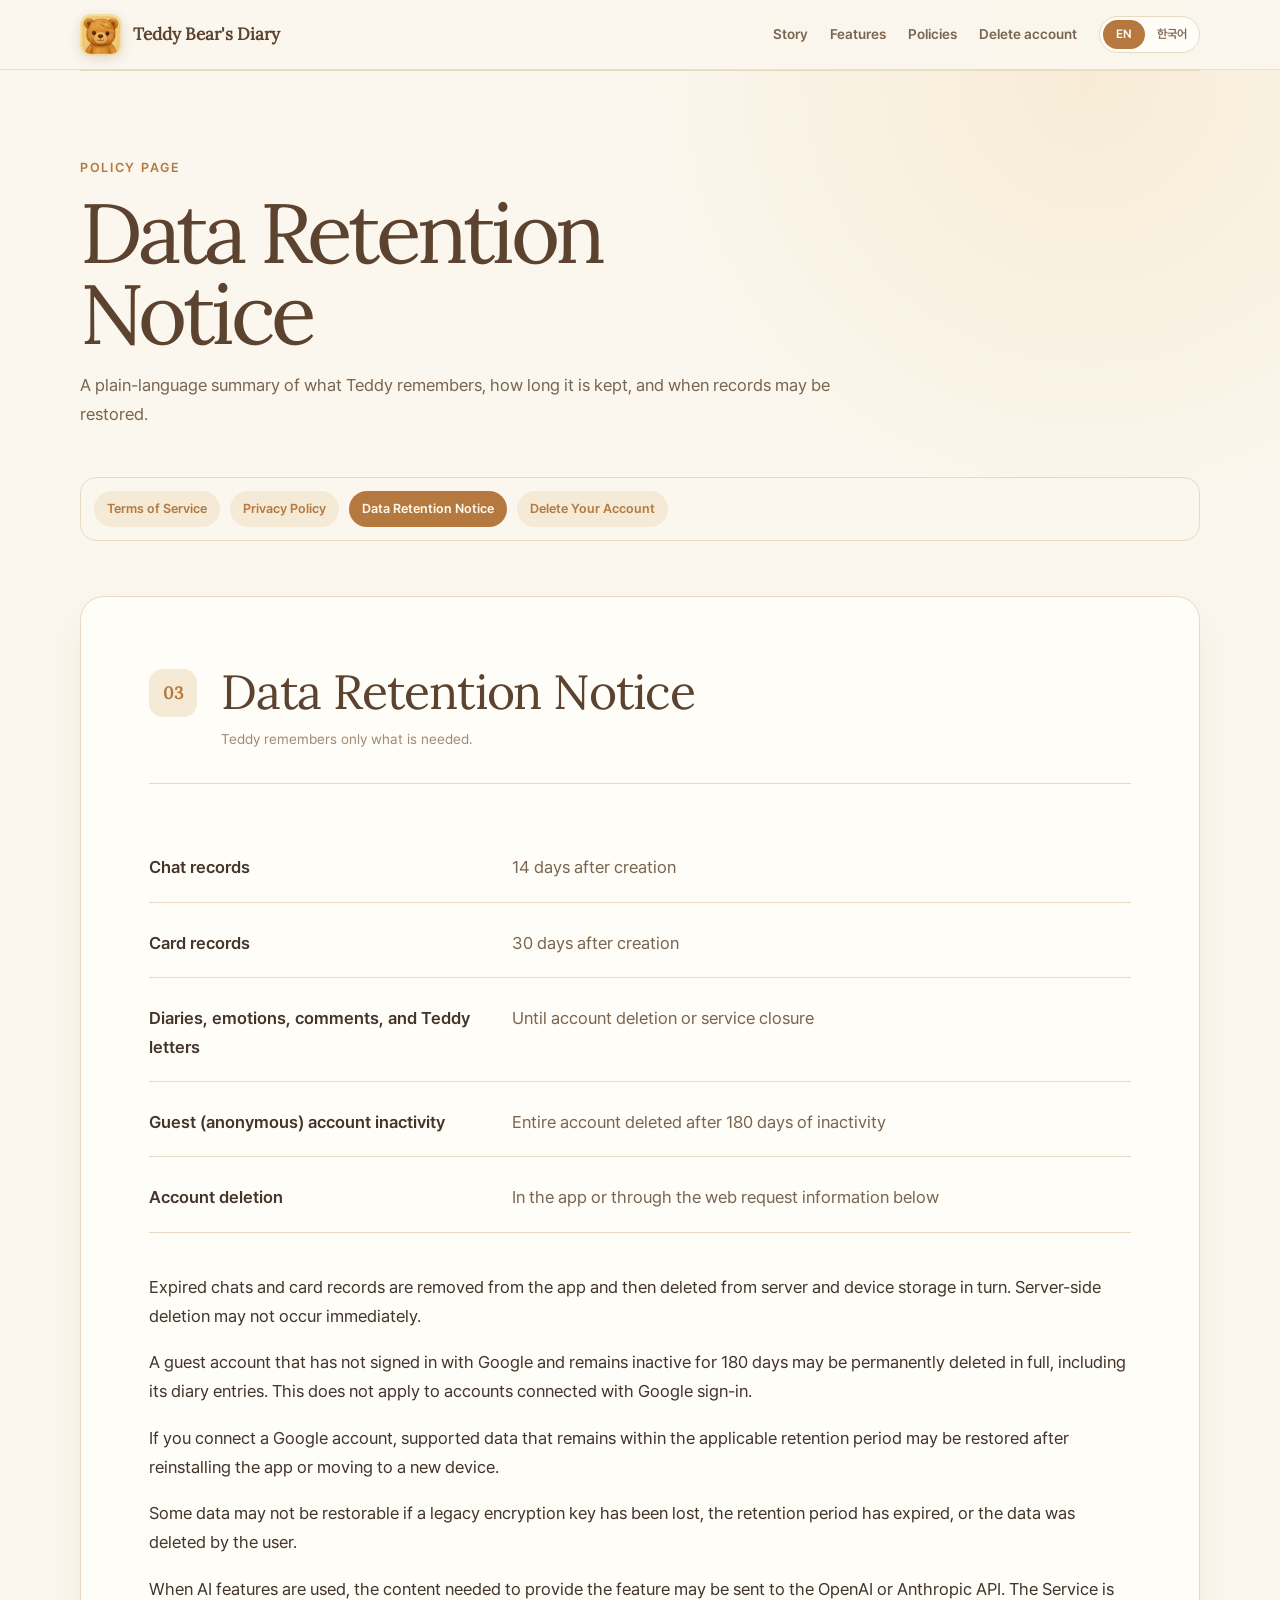
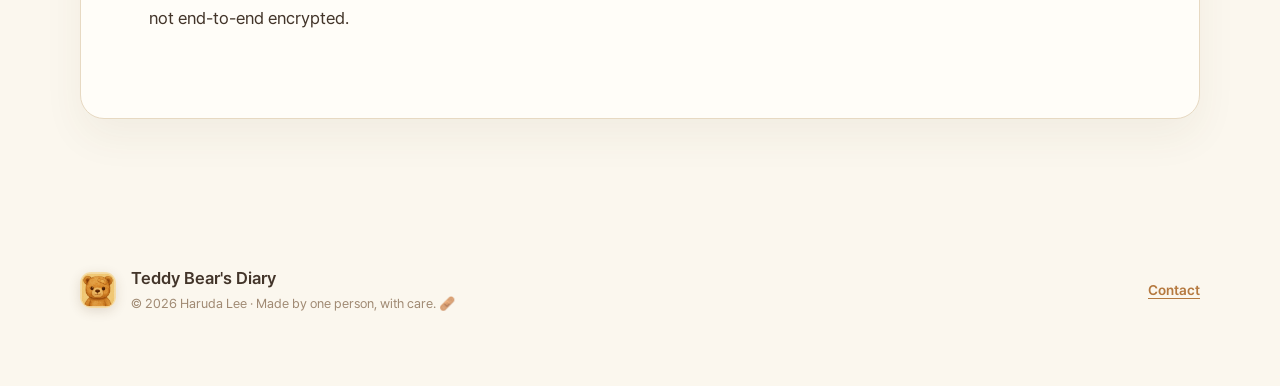
<file: legal/retention.html>
<!doctype html>
<html lang="en">
<head>
  <meta charset="utf-8">
  <meta name="viewport" content="width=device-width, initial-scale=1">
  <meta name="description" content="A plain-language summary of what Teddy remembers, how long it is kept, and when records may be restored.">
  <meta name="theme-color" content="#fbf7ee">
  <meta property="og:title" content="Teddy Bear's Diary · Data Retention Notice">
  <meta property="og:description" content="A plain-language summary of what Teddy remembers, how long it is kept, and when records may be restored.">
  <meta property="og:image" content="../assets/app-icon.png">
  <title>Teddy Bear's Diary · Data Retention Notice</title>
  <link rel="icon" href="../assets/app-icon.png">
  <link rel="alternate" hreflang="en" href="./retention.html">
  <link rel="alternate" hreflang="ko" href="../ko/legal/retention.html">
  <link rel="stylesheet" href="../styles.css">
</head>
<body>
  <a class="skip-link" href="#main">Skip to content</a>

  <header class="site-header">
    <a class="brand" href="../" aria-label="Teddy Bear's Diary home">
      <img src="../assets/app-icon.png" alt="" width="42" height="42">
      <span>Teddy Bear's Diary</span>
    </a>
    <div class="header-actions">
      <nav aria-label="Main navigation">
        <a href="../#story">Story</a>
        <a href="../#features">Features</a>
        <a href="../#policies">Policies</a>
        <a href="delete-account.html">Delete account</a>
      </nav>
      <div class="language-switch" aria-label="Language">
        <a href="./retention.html" lang="en" aria-current="page">EN</a>
        <a href="../ko/legal/retention.html" lang="ko">한국어</a>
      </div>
    </div>
  </header>

  <main id="main">
    <section class="section policies legal-page">
      <div class="section-heading">
        <p class="eyebrow">Policy page</p>
        <h1>Data Retention Notice</h1>
        <p>A plain-language summary of what Teddy remembers, how long it is kept, and when records may be restored.</p>
      </div>

      <nav class="policy-nav" aria-label="Policy navigation">
        <a href="terms.html">Terms of Service</a>
        <a href="privacy.html">Privacy Policy</a>
        <a href="retention.html" aria-current="page">Data Retention Notice</a>
        <a href="delete-account.html">Delete Your Account</a>
      </nav>

      <article class="policy-document short-policy" id="retention">
        <header>
          <p class="policy-number">03</p>
          <div>
            <h2>Data Retention Notice</h2>
            <p>Teddy remembers only what is needed.</p>
          </div>
        </header>
        <ul class="retention-list">
          <li><strong>Chat records</strong><span>14 days after creation</span></li>
          <li><strong>Card records</strong><span>30 days after creation</span></li>
          <li><strong>Diaries, emotions, comments, and Teddy letters</strong><span>Until account deletion or service closure</span></li>
          <li><strong>Guest (anonymous) account inactivity</strong><span>Entire account deleted after 180 days of inactivity</span></li>
          <li><strong>Account deletion</strong><span>In the app or through the web request information below</span></li>
        </ul>
        <p>Expired chats and card records are removed from the app and then deleted from server and device storage in turn. Server-side deletion may not occur immediately.</p>
        <p>A guest account that has not signed in with Google and remains inactive for 180 days may be permanently deleted in full, including its diary entries. This does not apply to accounts connected with Google sign-in.</p>
        <p>If you connect a Google account, supported data that remains within the applicable retention period may be restored after reinstalling the app or moving to a new device.</p>
        <p>Some data may not be restorable if a legacy encryption key has been lost, the retention period has expired, or the data was deleted by the user.</p>
        <p>When AI features are used, the content needed to provide the feature may be sent to the OpenAI or Anthropic API. The Service is not end-to-end encrypted.</p>
      </article>
    </section>
  </main>

  <footer>
    <img src="../assets/app-icon.png" alt="" width="36" height="36">
    <div>
      <strong>Teddy Bear's Diary</strong>
      <span>© 2026 Haruda Lee · Made by one person, with care. 🩹</span>
    </div>
    <a href="mailto:glee98670@gmail.com">Contact</a>
  </footer>
</body>
</html>
</file>
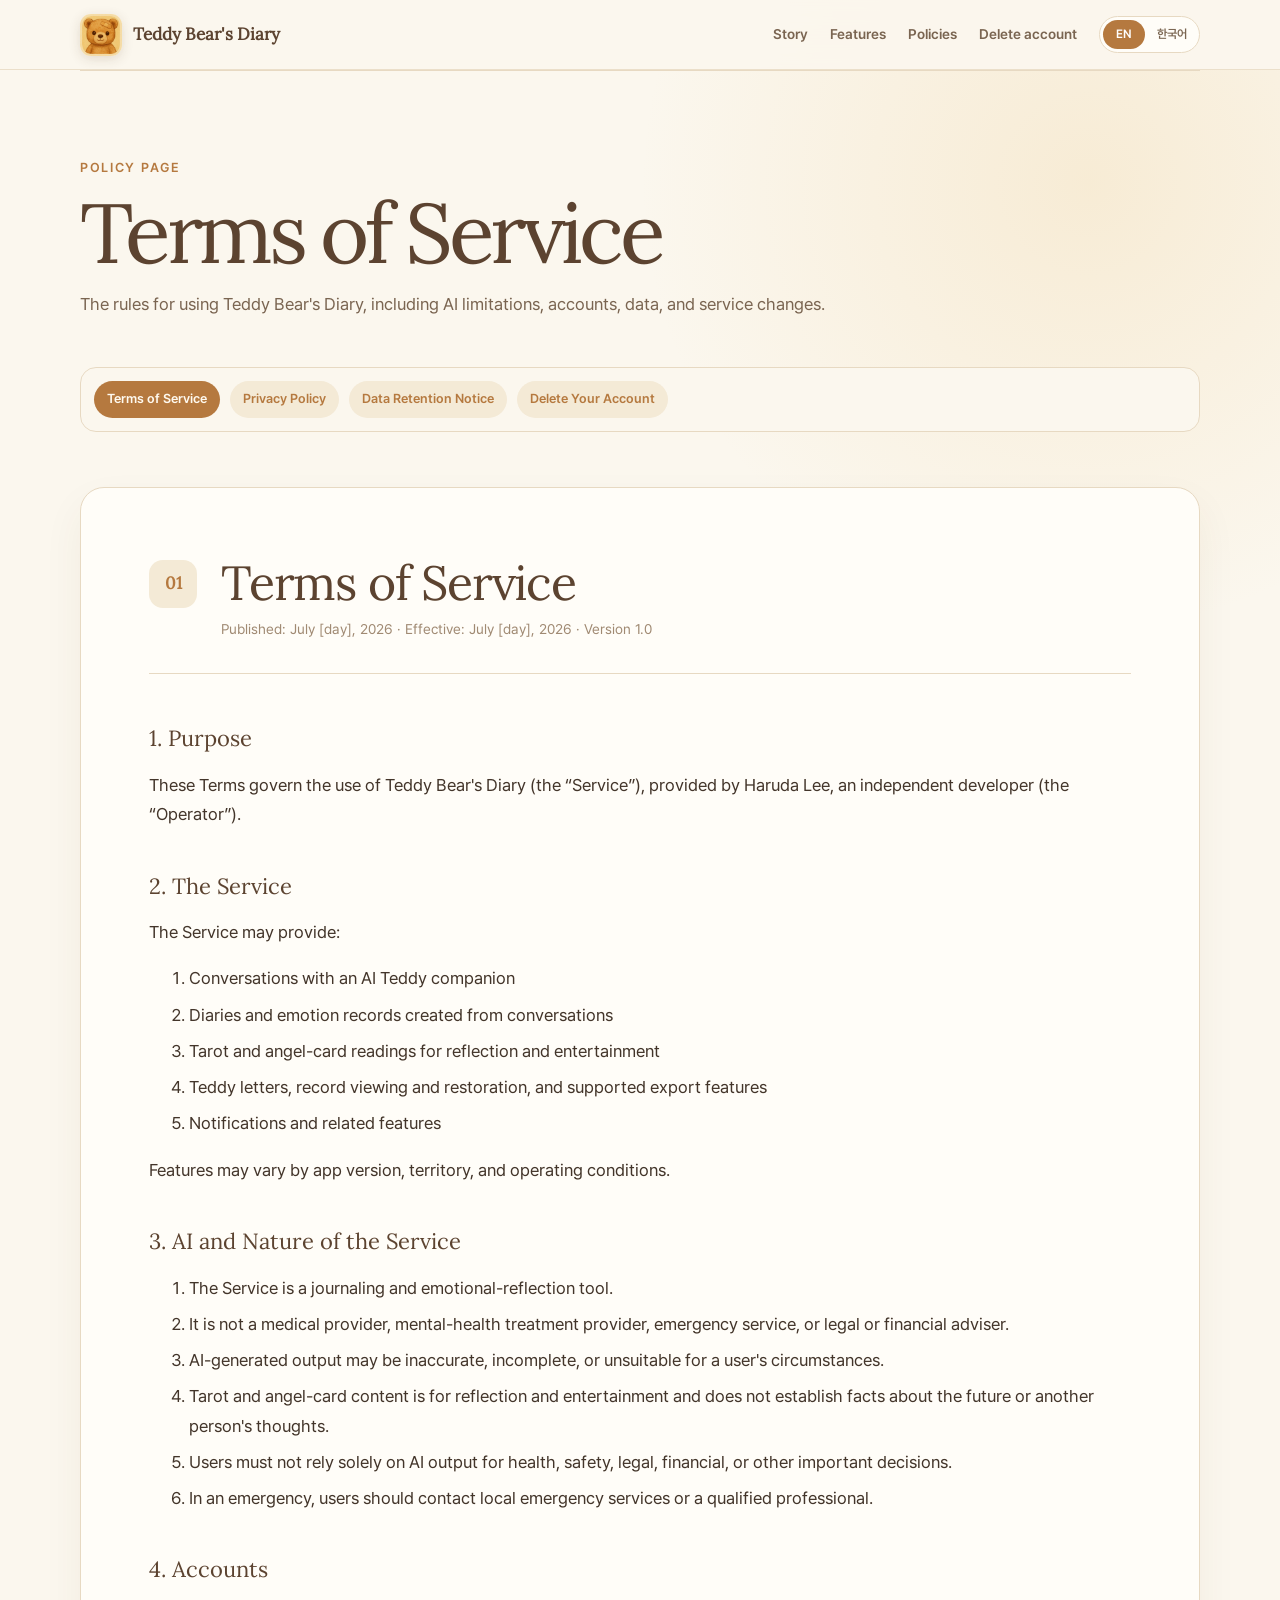
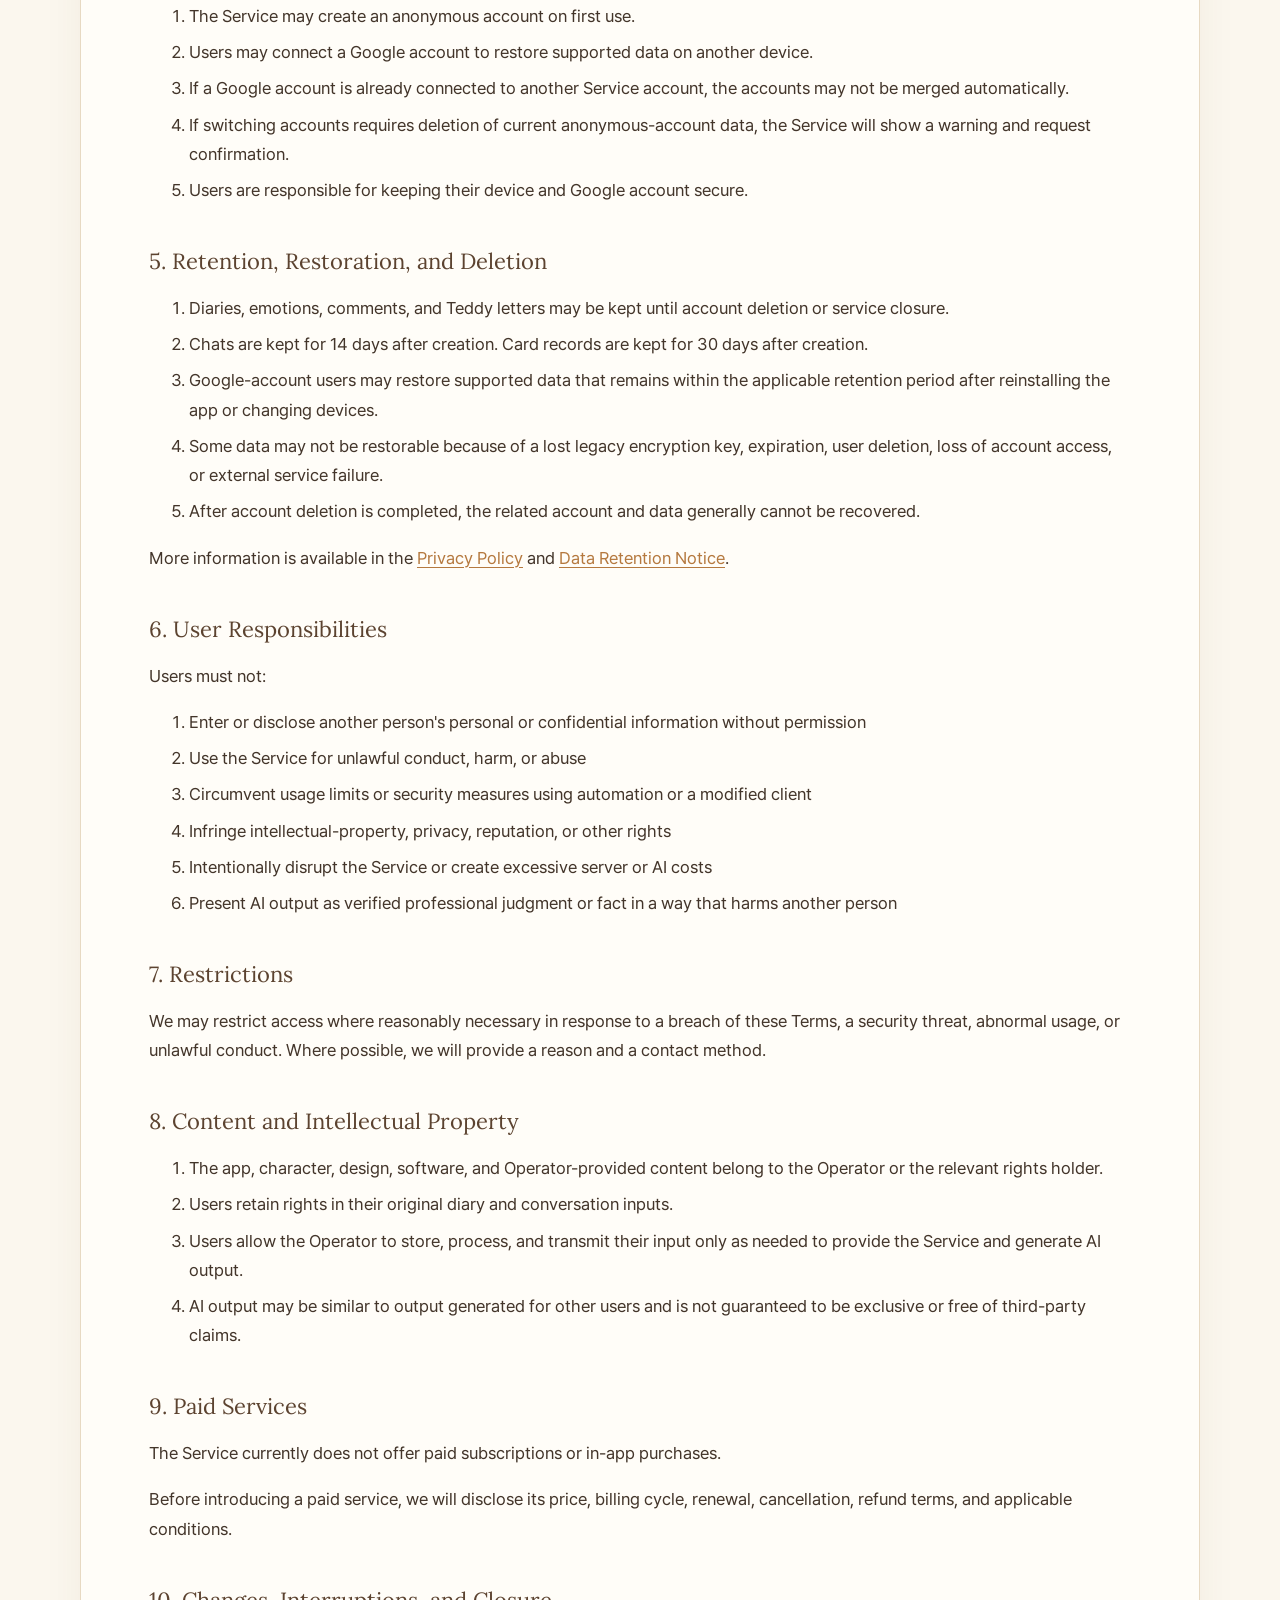
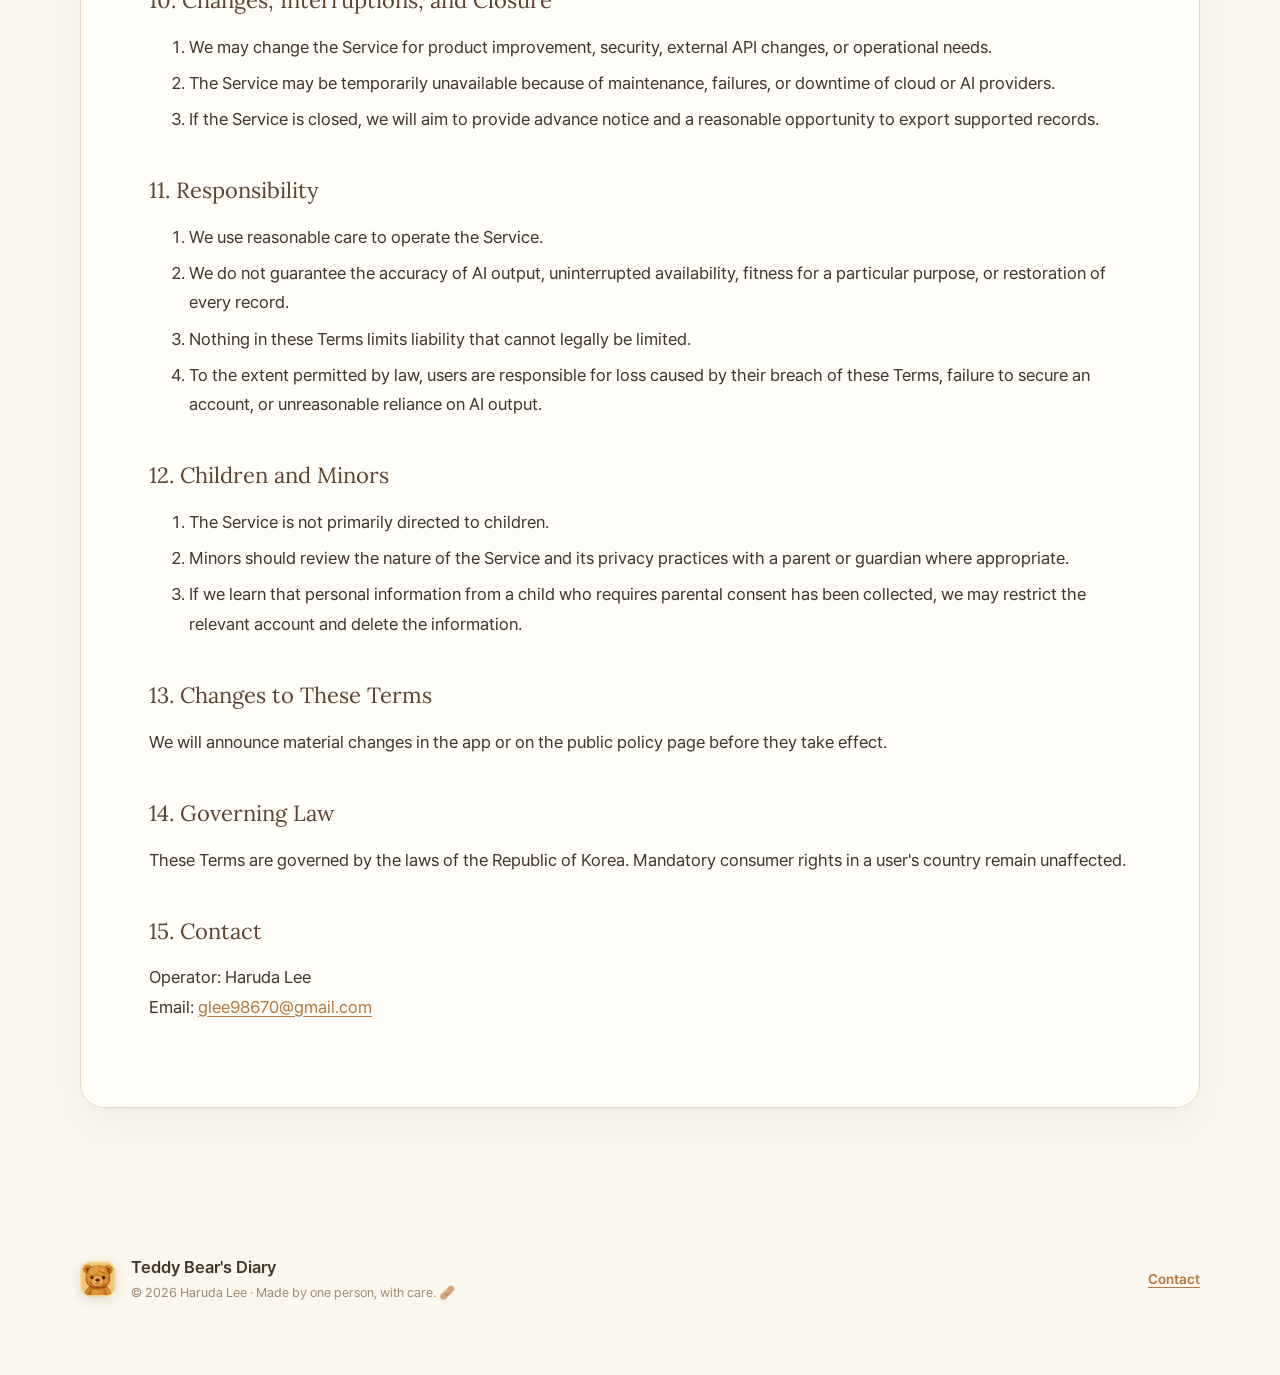
<file: legal/terms.html>
<!doctype html>
<html lang="en">
<head>
  <meta charset="utf-8">
  <meta name="viewport" content="width=device-width, initial-scale=1">
  <meta name="description" content="The rules for using Teddy Bear's Diary, including AI limitations, accounts, data, and service changes.">
  <meta name="theme-color" content="#fbf7ee">
  <meta property="og:title" content="Teddy Bear's Diary · Terms of Service">
  <meta property="og:description" content="The rules for using Teddy Bear's Diary, including AI limitations, accounts, data, and service changes.">
  <meta property="og:image" content="../assets/app-icon.png">
  <title>Teddy Bear's Diary · Terms of Service</title>
  <link rel="icon" href="../assets/app-icon.png">
  <link rel="alternate" hreflang="en" href="./terms.html">
  <link rel="alternate" hreflang="ko" href="../ko/legal/terms.html">
  <link rel="stylesheet" href="../styles.css">
</head>
<body>
  <a class="skip-link" href="#main">Skip to content</a>

  <header class="site-header">
    <a class="brand" href="../" aria-label="Teddy Bear's Diary home">
      <img src="../assets/app-icon.png" alt="" width="42" height="42">
      <span>Teddy Bear's Diary</span>
    </a>
    <div class="header-actions">
      <nav aria-label="Main navigation">
        <a href="../#story">Story</a>
        <a href="../#features">Features</a>
        <a href="../#policies">Policies</a>
        <a href="delete-account.html">Delete account</a>
      </nav>
      <div class="language-switch" aria-label="Language">
        <a href="./terms.html" lang="en" aria-current="page">EN</a>
        <a href="../ko/legal/terms.html" lang="ko">한국어</a>
      </div>
    </div>
  </header>

  <main id="main">
    <section class="section policies legal-page">
      <div class="section-heading">
        <p class="eyebrow">Policy page</p>
        <h1>Terms of Service</h1>
        <p>The rules for using Teddy Bear's Diary, including AI limitations, accounts, data, and service changes.</p>
      </div>

      <nav class="policy-nav" aria-label="Policy navigation">
        <a href="terms.html" aria-current="page">Terms of Service</a>
        <a href="privacy.html">Privacy Policy</a>
        <a href="retention.html">Data Retention Notice</a>
        <a href="delete-account.html">Delete Your Account</a>
      </nav>

      <article class="policy-document" id="terms">
        <header>
          <p class="policy-number">01</p>
          <div>
            <h2>Terms of Service</h2>
            <p>Published: July [day], 2026 · Effective: July [day], 2026 · Version 1.0</p>
          </div>
        </header>

        <section>
          <h3>1. Purpose</h3>
          <p>These Terms govern the use of Teddy Bear's Diary (the “Service”), provided by Haruda Lee, an independent developer (the “Operator”).</p>
        </section>
        <section>
          <h3>2. The Service</h3>
          <p>The Service may provide:</p>
          <ol>
            <li>Conversations with an AI Teddy companion</li>
            <li>Diaries and emotion records created from conversations</li>
            <li>Tarot and angel-card readings for reflection and entertainment</li>
            <li>Teddy letters, record viewing and restoration, and supported export features</li>
            <li>Notifications and related features</li>
          </ol>
          <p>Features may vary by app version, territory, and operating conditions.</p>
        </section>
        <section>
          <h3>3. AI and Nature of the Service</h3>
          <ol>
            <li>The Service is a journaling and emotional-reflection tool.</li>
            <li>It is not a medical provider, mental-health treatment provider, emergency service, or legal or financial adviser.</li>
            <li>AI-generated output may be inaccurate, incomplete, or unsuitable for a user's circumstances.</li>
            <li>Tarot and angel-card content is for reflection and entertainment and does not establish facts about the future or another person's thoughts.</li>
            <li>Users must not rely solely on AI output for health, safety, legal, financial, or other important decisions.</li>
            <li>In an emergency, users should contact local emergency services or a qualified professional.</li>
          </ol>
        </section>
        <section>
          <h3>4. Accounts</h3>
          <ol>
            <li>The Service may create an anonymous account on first use.</li>
            <li>Users may connect a Google account to restore supported data on another device.</li>
            <li>If a Google account is already connected to another Service account, the accounts may not be merged automatically.</li>
            <li>If switching accounts requires deletion of current anonymous-account data, the Service will show a warning and request confirmation.</li>
            <li>Users are responsible for keeping their device and Google account secure.</li>
          </ol>
        </section>
        <section>
          <h3>5. Retention, Restoration, and Deletion</h3>
          <ol>
            <li>Diaries, emotions, comments, and Teddy letters may be kept until account deletion or service closure.</li>
            <li>Chats are kept for 14 days after creation. Card records are kept for 30 days after creation.</li>
            <li>Google-account users may restore supported data that remains within the applicable retention period after reinstalling the app or changing devices.</li>
            <li>Some data may not be restorable because of a lost legacy encryption key, expiration, user deletion, loss of account access, or external service failure.</li>
            <li>After account deletion is completed, the related account and data generally cannot be recovered.</li>
          </ol>
          <p>More information is available in the <a href="privacy.html">Privacy Policy</a> and <a href="retention.html">Data Retention Notice</a>.</p>
        </section>
        <section>
          <h3>6. User Responsibilities</h3>
          <p>Users must not:</p>
          <ol>
            <li>Enter or disclose another person's personal or confidential information without permission</li>
            <li>Use the Service for unlawful conduct, harm, or abuse</li>
            <li>Circumvent usage limits or security measures using automation or a modified client</li>
            <li>Infringe intellectual-property, privacy, reputation, or other rights</li>
            <li>Intentionally disrupt the Service or create excessive server or AI costs</li>
            <li>Present AI output as verified professional judgment or fact in a way that harms another person</li>
          </ol>
        </section>
        <section>
          <h3>7. Restrictions</h3>
          <p>We may restrict access where reasonably necessary in response to a breach of these Terms, a security threat, abnormal usage, or unlawful conduct. Where possible, we will provide a reason and a contact method.</p>
        </section>
        <section>
          <h3>8. Content and Intellectual Property</h3>
          <ol>
            <li>The app, character, design, software, and Operator-provided content belong to the Operator or the relevant rights holder.</li>
            <li>Users retain rights in their original diary and conversation inputs.</li>
            <li>Users allow the Operator to store, process, and transmit their input only as needed to provide the Service and generate AI output.</li>
            <li>AI output may be similar to output generated for other users and is not guaranteed to be exclusive or free of third-party claims.</li>
          </ol>
        </section>
        <section>
          <h3>9. Paid Services</h3>
          <p>The Service currently does not offer paid subscriptions or in-app purchases.</p>
          <p>Before introducing a paid service, we will disclose its price, billing cycle, renewal, cancellation, refund terms, and applicable conditions.</p>
        </section>
        <section>
          <h3>10. Changes, Interruptions, and Closure</h3>
          <ol>
            <li>We may change the Service for product improvement, security, external API changes, or operational needs.</li>
            <li>The Service may be temporarily unavailable because of maintenance, failures, or downtime of cloud or AI providers.</li>
            <li>If the Service is closed, we will aim to provide advance notice and a reasonable opportunity to export supported records.</li>
          </ol>
        </section>
        <section>
          <h3>11. Responsibility</h3>
          <ol>
            <li>We use reasonable care to operate the Service.</li>
            <li>We do not guarantee the accuracy of AI output, uninterrupted availability, fitness for a particular purpose, or restoration of every record.</li>
            <li>Nothing in these Terms limits liability that cannot legally be limited.</li>
            <li>To the extent permitted by law, users are responsible for loss caused by their breach of these Terms, failure to secure an account, or unreasonable reliance on AI output.</li>
          </ol>
        </section>
        <section>
          <h3>12. Children and Minors</h3>
          <ol>
            <li>The Service is not primarily directed to children.</li>
            <li>Minors should review the nature of the Service and its privacy practices with a parent or guardian where appropriate.</li>
            <li>If we learn that personal information from a child who requires parental consent has been collected, we may restrict the relevant account and delete the information.</li>
          </ol>
        </section>
        <section>
          <h3>13. Changes to These Terms</h3>
          <p>We will announce material changes in the app or on the public policy page before they take effect.</p>
        </section>
        <section>
          <h3>14. Governing Law</h3>
          <p>These Terms are governed by the laws of the Republic of Korea. Mandatory consumer rights in a user's country remain unaffected.</p>
        </section>
        <section>
          <h3>15. Contact</h3>
          <p>Operator: Haruda Lee<br>Email: <a href="mailto:glee98670@gmail.com">glee98670@gmail.com</a></p>
        </section>
      </article>
    </section>
  </main>

  <footer>
    <img src="../assets/app-icon.png" alt="" width="36" height="36">
    <div>
      <strong>Teddy Bear's Diary</strong>
      <span>© 2026 Haruda Lee · Made by one person, with care. 🩹</span>
    </div>
    <a href="mailto:glee98670@gmail.com">Contact</a>
  </footer>
</body>
</html>
</file>
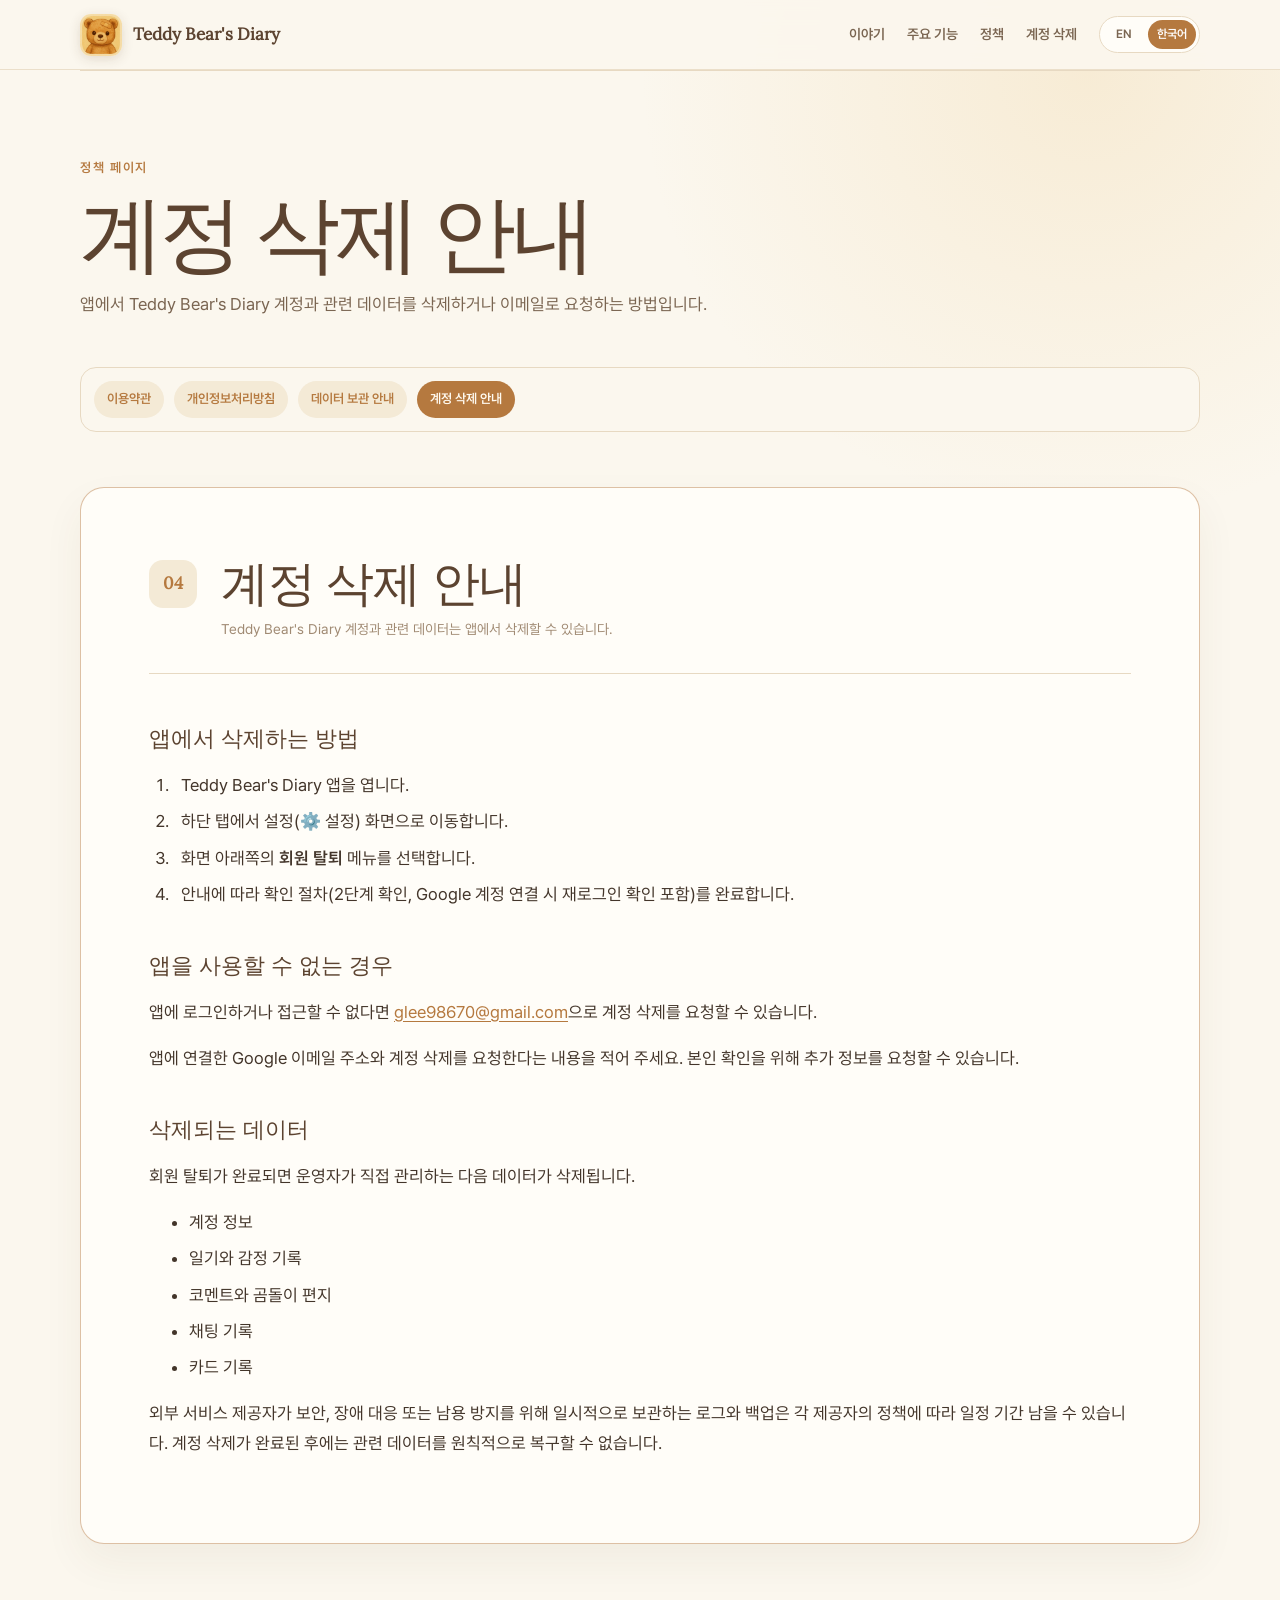
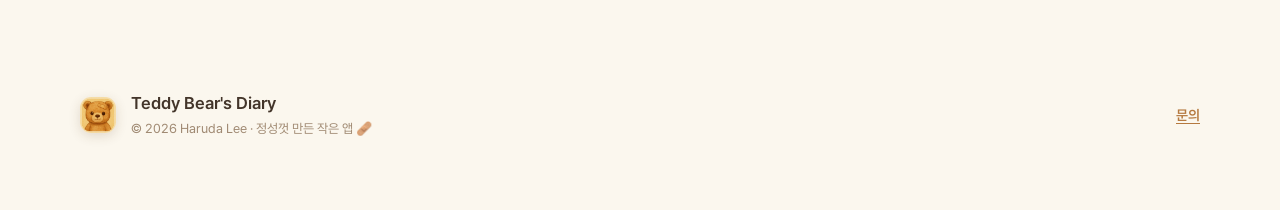
<file: ko/legal/delete-account.html>
<!doctype html>
<html lang="ko">
<head>
  <meta charset="utf-8">
  <meta name="viewport" content="width=device-width, initial-scale=1">
  <meta name="description" content="앱에서 Teddy Bear's Diary 계정과 관련 데이터를 삭제하거나 이메일로 요청하는 방법입니다.">
  <meta name="theme-color" content="#fbf7ee">
  <meta property="og:title" content="Teddy Bear's Diary · 계정 삭제 안내">
  <meta property="og:description" content="앱에서 Teddy Bear's Diary 계정과 관련 데이터를 삭제하거나 이메일로 요청하는 방법입니다.">
  <meta property="og:image" content="../../assets/app-icon.png">
  <title>Teddy Bear's Diary · 계정 삭제 안내</title>
  <link rel="icon" href="../../assets/app-icon.png">
  <link rel="alternate" hreflang="en" href="../../legal/delete-account.html">
  <link rel="alternate" hreflang="ko" href="./delete-account.html">
  <link rel="stylesheet" href="../../styles.css">
</head>
<body>
  <a class="skip-link" href="#main">본문으로 건너뛰기</a>

  <header class="site-header">
    <a class="brand" href="../" aria-label="Teddy Bear's Diary home">
      <img src="../../assets/app-icon.png" alt="" width="42" height="42">
      <span>Teddy Bear's Diary</span>
    </a>
    <div class="header-actions">
      <nav aria-label="주요 메뉴">
        <a href="../#story">이야기</a>
        <a href="../#features">주요 기능</a>
        <a href="../#policies">정책</a>
        <a href="delete-account.html">계정 삭제</a>
      </nav>
      <div class="language-switch" aria-label="언어">
        <a href="../../legal/delete-account.html" lang="en">EN</a>
        <a href="./delete-account.html" lang="ko" aria-current="page">한국어</a>
      </div>
    </div>
  </header>

  <main id="main">
    <section class="section policies legal-page">
      <div class="section-heading">
        <p class="eyebrow">정책 페이지</p>
        <h1>계정 삭제 안내</h1>
        <p>앱에서 Teddy Bear's Diary 계정과 관련 데이터를 삭제하거나 이메일로 요청하는 방법입니다.</p>
      </div>

      <nav class="policy-nav" aria-label="정책 메뉴">
        <a href="terms.html">이용약관</a>
        <a href="privacy.html">개인정보처리방침</a>
        <a href="retention.html">데이터 보관 안내</a>
        <a href="delete-account.html" aria-current="page">계정 삭제 안내</a>
      </nav>

      <article class="policy-document short-policy deletion" id="delete-account">
        <header>
          <p class="policy-number">04</p>
          <div>
            <h2>계정 삭제 안내</h2>
            <p>Teddy Bear's Diary 계정과 관련 데이터는 앱에서 삭제할 수 있습니다.</p>
          </div>
        </header>
        <section>
          <h3>앱에서 삭제하는 방법</h3>
          <ol class="steps">
            <li>Teddy Bear's Diary 앱을 엽니다.</li>
            <li>하단 탭에서 설정(⚙️ 설정) 화면으로 이동합니다.</li>
            <li>화면 아래쪽의 <strong>회원 탈퇴</strong> 메뉴를 선택합니다.</li>
            <li>안내에 따라 확인 절차(2단계 확인, Google 계정 연결 시 재로그인 확인 포함)를 완료합니다.</li>
          </ol>
        </section>
        <section>
          <h3>앱을 사용할 수 없는 경우</h3>
          <p>앱에 로그인하거나 접근할 수 없다면 <a href="mailto:glee98670@gmail.com?subject=Teddy%20Bear%27s%20Diary%20계정%20삭제%20요청">glee98670@gmail.com</a>으로 계정 삭제를 요청할 수 있습니다.</p>
          <p>앱에 연결한 Google 이메일 주소와 계정 삭제를 요청한다는 내용을 적어 주세요. 본인 확인을 위해 추가 정보를 요청할 수 있습니다.</p>
        </section>
        <section>
          <h3>삭제되는 데이터</h3>
          <p>회원 탈퇴가 완료되면 운영자가 직접 관리하는 다음 데이터가 삭제됩니다.</p>
          <ul>
            <li>계정 정보</li>
            <li>일기와 감정 기록</li>
            <li>코멘트와 곰돌이 편지</li>
            <li>채팅 기록</li>
            <li>카드 기록</li>
          </ul>
          <p>외부 서비스 제공자가 보안, 장애 대응 또는 남용 방지를 위해 일시적으로 보관하는 로그와 백업은 각 제공자의 정책에 따라 일정 기간 남을 수 있습니다. 계정 삭제가 완료된 후에는 관련 데이터를 원칙적으로 복구할 수 없습니다.</p>
        </section>
      </article>
    </section>
  </main>

  <footer>
    <img src="../../assets/app-icon.png" alt="" width="36" height="36">
    <div>
      <strong>Teddy Bear's Diary</strong>
      <span>© 2026 Haruda Lee · 정성껏 만든 작은 앱 🩹</span>
    </div>
    <a href="mailto:glee98670@gmail.com">문의</a>
  </footer>
</body>
</html>
</file>
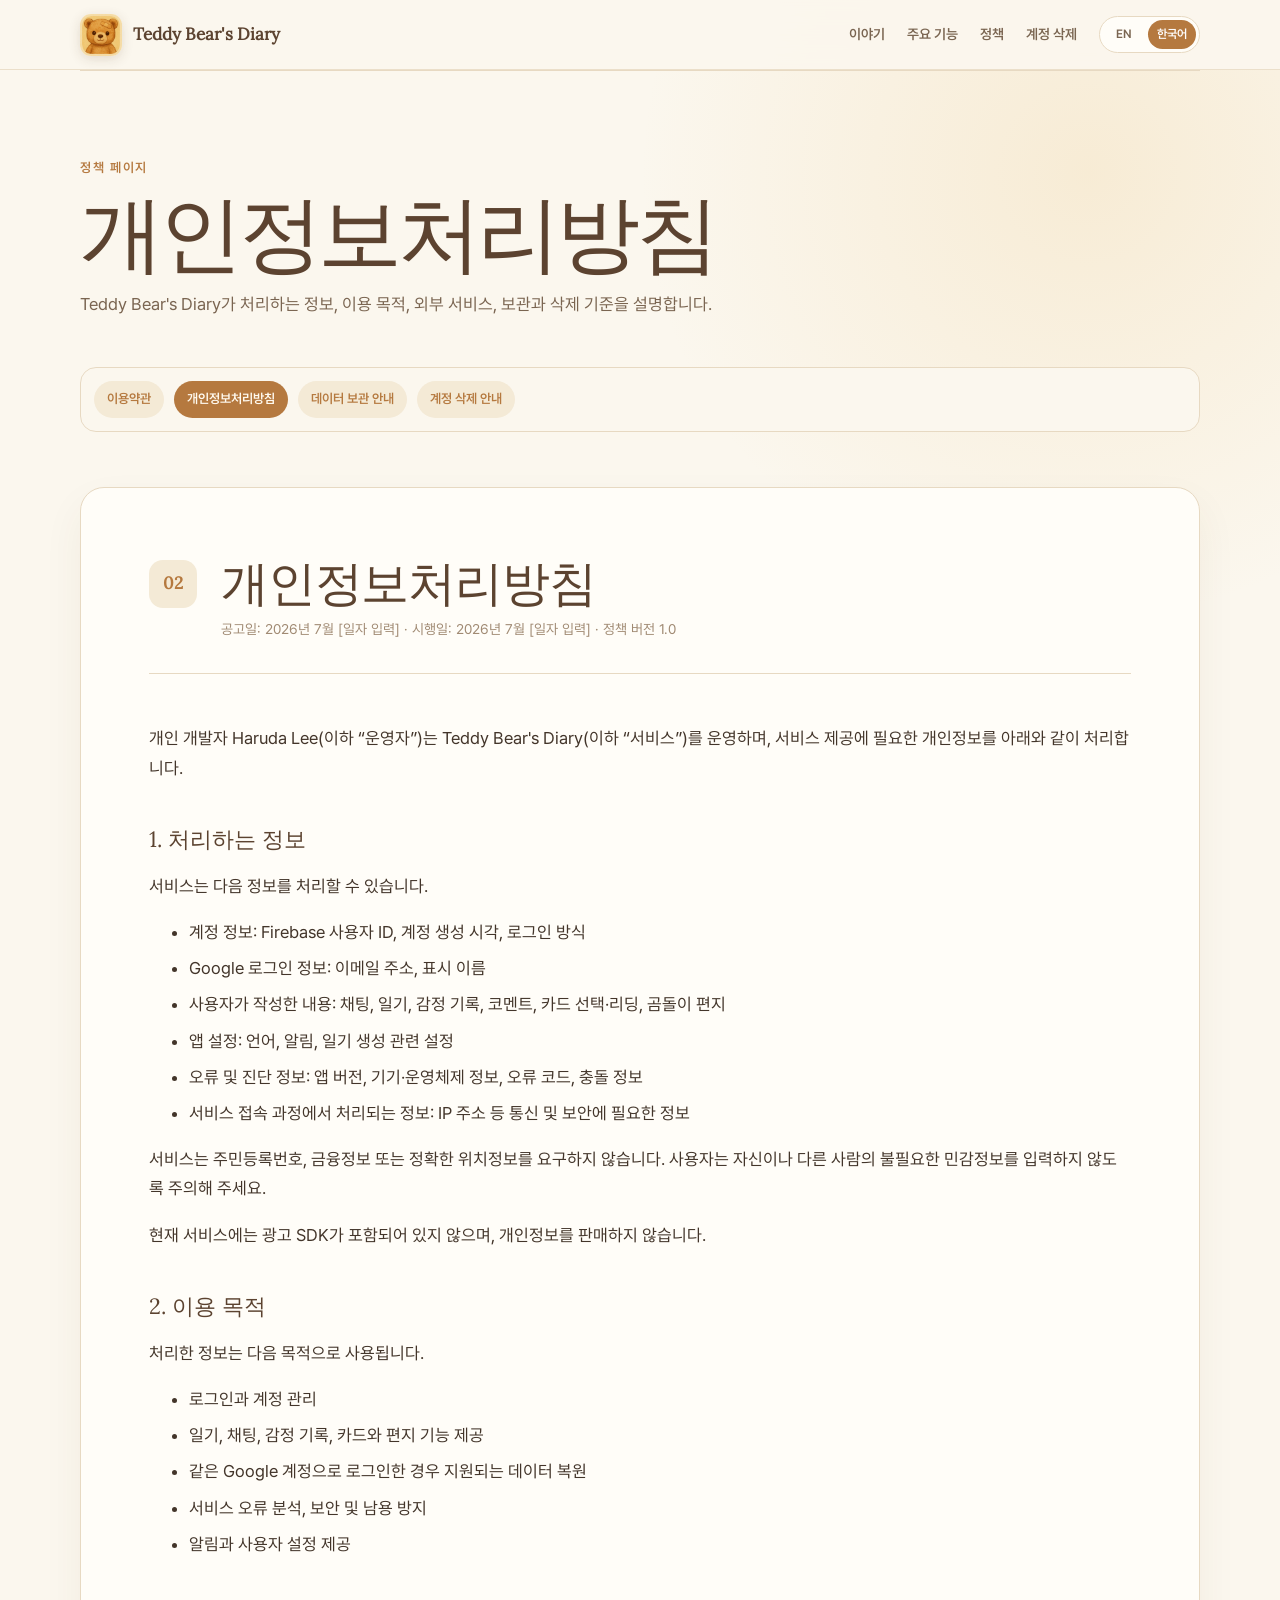
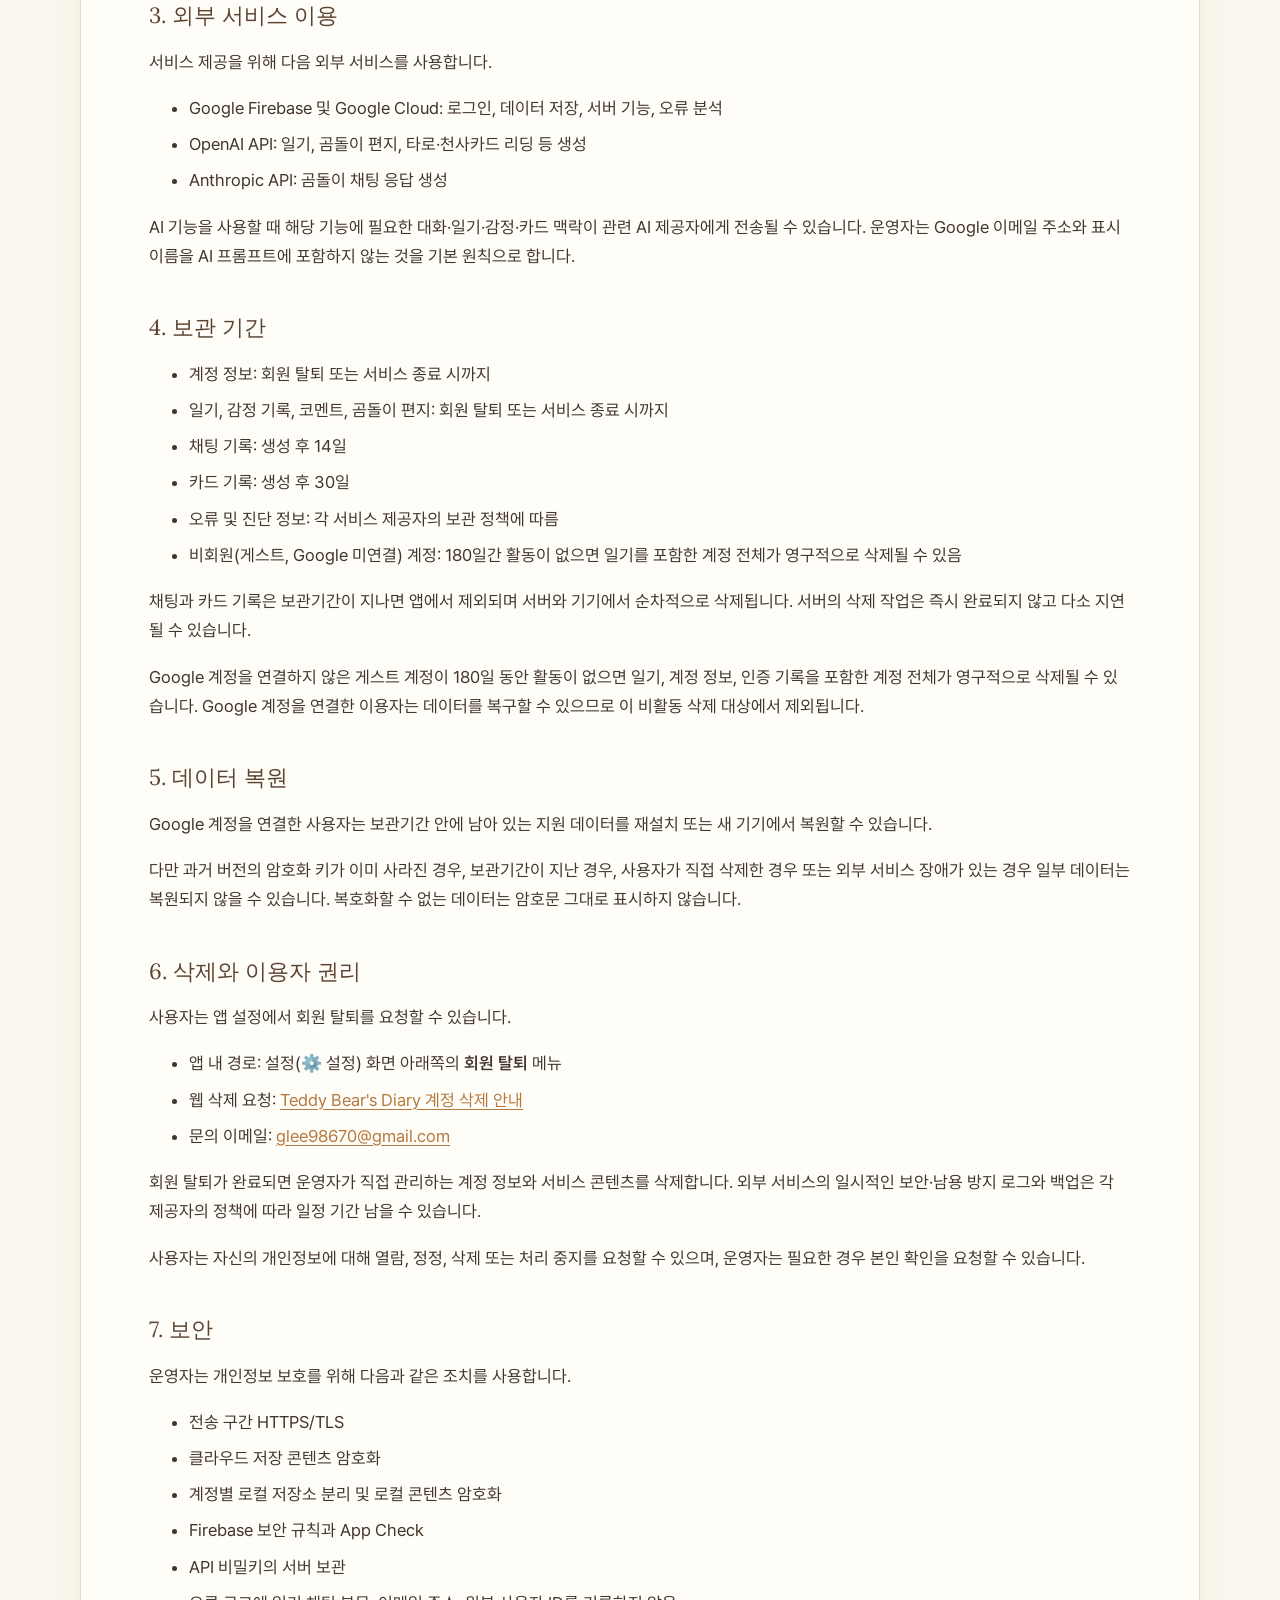
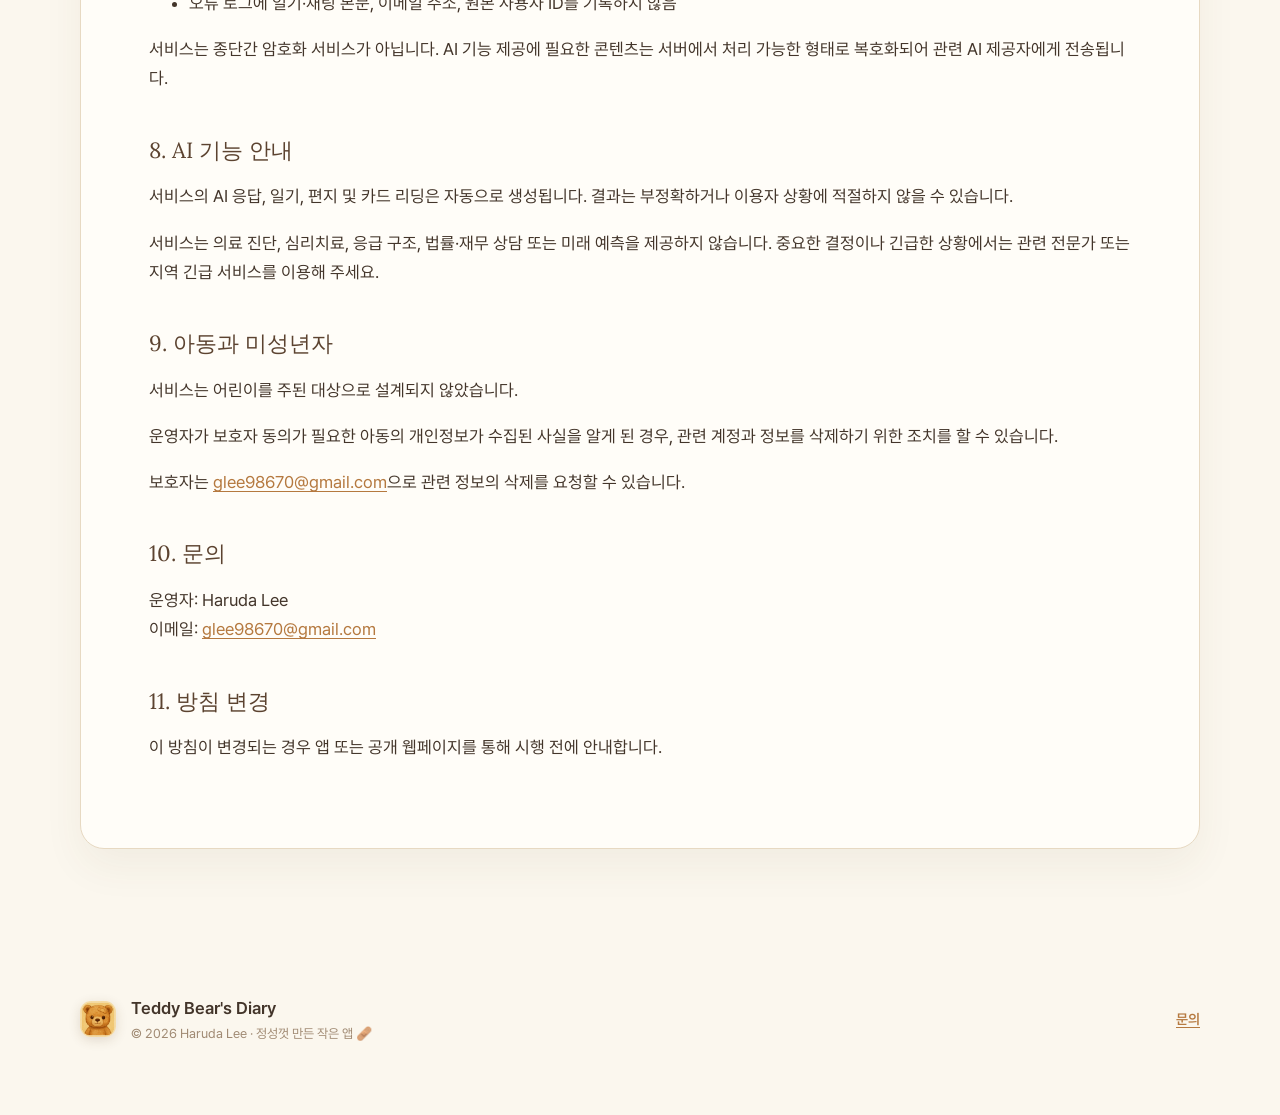
<file: ko/legal/privacy.html>
<!doctype html>
<html lang="ko">
<head>
  <meta charset="utf-8">
  <meta name="viewport" content="width=device-width, initial-scale=1">
  <meta name="description" content="Teddy Bear's Diary가 처리하는 정보, 이용 목적, 외부 서비스, 보관과 삭제 기준을 설명합니다.">
  <meta name="theme-color" content="#fbf7ee">
  <meta property="og:title" content="Teddy Bear's Diary · 개인정보처리방침">
  <meta property="og:description" content="Teddy Bear's Diary가 처리하는 정보, 이용 목적, 외부 서비스, 보관과 삭제 기준을 설명합니다.">
  <meta property="og:image" content="../../assets/app-icon.png">
  <title>Teddy Bear's Diary · 개인정보처리방침</title>
  <link rel="icon" href="../../assets/app-icon.png">
  <link rel="alternate" hreflang="en" href="../../legal/privacy.html">
  <link rel="alternate" hreflang="ko" href="./privacy.html">
  <link rel="stylesheet" href="../../styles.css">
</head>
<body>
  <a class="skip-link" href="#main">본문으로 건너뛰기</a>

  <header class="site-header">
    <a class="brand" href="../" aria-label="Teddy Bear's Diary home">
      <img src="../../assets/app-icon.png" alt="" width="42" height="42">
      <span>Teddy Bear's Diary</span>
    </a>
    <div class="header-actions">
      <nav aria-label="주요 메뉴">
        <a href="../#story">이야기</a>
        <a href="../#features">주요 기능</a>
        <a href="../#policies">정책</a>
        <a href="delete-account.html">계정 삭제</a>
      </nav>
      <div class="language-switch" aria-label="언어">
        <a href="../../legal/privacy.html" lang="en">EN</a>
        <a href="./privacy.html" lang="ko" aria-current="page">한국어</a>
      </div>
    </div>
  </header>

  <main id="main">
    <section class="section policies legal-page">
      <div class="section-heading">
        <p class="eyebrow">정책 페이지</p>
        <h1>개인정보처리방침</h1>
        <p>Teddy Bear's Diary가 처리하는 정보, 이용 목적, 외부 서비스, 보관과 삭제 기준을 설명합니다.</p>
      </div>

      <nav class="policy-nav" aria-label="정책 메뉴">
        <a href="terms.html">이용약관</a>
        <a href="privacy.html" aria-current="page">개인정보처리방침</a>
        <a href="retention.html">데이터 보관 안내</a>
        <a href="delete-account.html">계정 삭제 안내</a>
      </nav>

      <article class="policy-document" id="privacy">
        <header>
          <p class="policy-number">02</p>
          <div>
            <h2>개인정보처리방침</h2>
            <p>공고일: 2026년 7월 [일자 입력] · 시행일: 2026년 7월 [일자 입력] · 정책 버전 1.0</p>
          </div>
        </header>
        <p>개인 개발자 Haruda Lee(이하 “운영자”)는 Teddy Bear's Diary(이하 “서비스”)를 운영하며, 서비스 제공에 필요한 개인정보를 아래와 같이 처리합니다.</p>

        <section>
          <h3>1. 처리하는 정보</h3>
          <p>서비스는 다음 정보를 처리할 수 있습니다.</p>
          <ul>
            <li>계정 정보: Firebase 사용자 ID, 계정 생성 시각, 로그인 방식</li>
            <li>Google 로그인 정보: 이메일 주소, 표시 이름</li>
            <li>사용자가 작성한 내용: 채팅, 일기, 감정 기록, 코멘트, 카드 선택·리딩, 곰돌이 편지</li>
            <li>앱 설정: 언어, 알림, 일기 생성 관련 설정</li>
            <li>오류 및 진단 정보: 앱 버전, 기기·운영체제 정보, 오류 코드, 충돌 정보</li>
            <li>서비스 접속 과정에서 처리되는 정보: IP 주소 등 통신 및 보안에 필요한 정보</li>
          </ul>
          <p>서비스는 주민등록번호, 금융정보 또는 정확한 위치정보를 요구하지 않습니다. 사용자는 자신이나 다른 사람의 불필요한 민감정보를 입력하지 않도록 주의해 주세요.</p>
          <p>현재 서비스에는 광고 SDK가 포함되어 있지 않으며, 개인정보를 판매하지 않습니다.</p>
        </section>
        <section>
          <h3>2. 이용 목적</h3>
          <p>처리한 정보는 다음 목적으로 사용됩니다.</p>
          <ul>
            <li>로그인과 계정 관리</li>
            <li>일기, 채팅, 감정 기록, 카드와 편지 기능 제공</li>
            <li>같은 Google 계정으로 로그인한 경우 지원되는 데이터 복원</li>
            <li>서비스 오류 분석, 보안 및 남용 방지</li>
            <li>알림과 사용자 설정 제공</li>
          </ul>
        </section>
        <section>
          <h3>3. 외부 서비스 이용</h3>
          <p>서비스 제공을 위해 다음 외부 서비스를 사용합니다.</p>
          <ul>
            <li>Google Firebase 및 Google Cloud: 로그인, 데이터 저장, 서버 기능, 오류 분석</li>
            <li>OpenAI API: 일기, 곰돌이 편지, 타로·천사카드 리딩 등 생성</li>
            <li>Anthropic API: 곰돌이 채팅 응답 생성</li>
          </ul>
          <p>AI 기능을 사용할 때 해당 기능에 필요한 대화·일기·감정·카드 맥락이 관련 AI 제공자에게 전송될 수 있습니다. 운영자는 Google 이메일 주소와 표시 이름을 AI 프롬프트에 포함하지 않는 것을 기본 원칙으로 합니다.</p>
        </section>
        <section>
          <h3>4. 보관 기간</h3>
          <ul>
            <li>계정 정보: 회원 탈퇴 또는 서비스 종료 시까지</li>
            <li>일기, 감정 기록, 코멘트, 곰돌이 편지: 회원 탈퇴 또는 서비스 종료 시까지</li>
            <li>채팅 기록: 생성 후 14일</li>
            <li>카드 기록: 생성 후 30일</li>
            <li>오류 및 진단 정보: 각 서비스 제공자의 보관 정책에 따름</li>
            <li>비회원(게스트, Google 미연결) 계정: 180일간 활동이 없으면 일기를 포함한 계정 전체가 영구적으로 삭제될 수 있음</li>
          </ul>
          <p>채팅과 카드 기록은 보관기간이 지나면 앱에서 제외되며 서버와 기기에서 순차적으로 삭제됩니다. 서버의 삭제 작업은 즉시 완료되지 않고 다소 지연될 수 있습니다.</p>
          <p>Google 계정을 연결하지 않은 게스트 계정이 180일 동안 활동이 없으면 일기, 계정 정보, 인증 기록을 포함한 계정 전체가 영구적으로 삭제될 수 있습니다. Google 계정을 연결한 이용자는 데이터를 복구할 수 있으므로 이 비활동 삭제 대상에서 제외됩니다.</p>
        </section>
        <section>
          <h3>5. 데이터 복원</h3>
          <p>Google 계정을 연결한 사용자는 보관기간 안에 남아 있는 지원 데이터를 재설치 또는 새 기기에서 복원할 수 있습니다.</p>
          <p>다만 과거 버전의 암호화 키가 이미 사라진 경우, 보관기간이 지난 경우, 사용자가 직접 삭제한 경우 또는 외부 서비스 장애가 있는 경우 일부 데이터는 복원되지 않을 수 있습니다. 복호화할 수 없는 데이터는 암호문 그대로 표시하지 않습니다.</p>
        </section>
        <section>
          <h3>6. 삭제와 이용자 권리</h3>
          <p>사용자는 앱 설정에서 회원 탈퇴를 요청할 수 있습니다.</p>
          <ul>
            <li>앱 내 경로: 설정(⚙️ 설정) 화면 아래쪽의 <strong>회원 탈퇴</strong> 메뉴</li>
            <li>웹 삭제 요청: <a href="delete-account.html">Teddy Bear's Diary 계정 삭제 안내</a></li>
            <li>문의 이메일: <a href="mailto:glee98670@gmail.com">glee98670@gmail.com</a></li>
          </ul>
          <p>회원 탈퇴가 완료되면 운영자가 직접 관리하는 계정 정보와 서비스 콘텐츠를 삭제합니다. 외부 서비스의 일시적인 보안·남용 방지 로그와 백업은 각 제공자의 정책에 따라 일정 기간 남을 수 있습니다.</p>
          <p>사용자는 자신의 개인정보에 대해 열람, 정정, 삭제 또는 처리 중지를 요청할 수 있으며, 운영자는 필요한 경우 본인 확인을 요청할 수 있습니다.</p>
        </section>
        <section>
          <h3>7. 보안</h3>
          <p>운영자는 개인정보 보호를 위해 다음과 같은 조치를 사용합니다.</p>
          <ul>
            <li>전송 구간 HTTPS/TLS</li>
            <li>클라우드 저장 콘텐츠 암호화</li>
            <li>계정별 로컬 저장소 분리 및 로컬 콘텐츠 암호화</li>
            <li>Firebase 보안 규칙과 App Check</li>
            <li>API 비밀키의 서버 보관</li>
            <li>오류 로그에 일기·채팅 본문, 이메일 주소, 원본 사용자 ID를 기록하지 않음</li>
          </ul>
          <p>서비스는 종단간 암호화 서비스가 아닙니다. AI 기능 제공에 필요한 콘텐츠는 서버에서 처리 가능한 형태로 복호화되어 관련 AI 제공자에게 전송됩니다.</p>
        </section>
        <section>
          <h3>8. AI 기능 안내</h3>
          <p>서비스의 AI 응답, 일기, 편지 및 카드 리딩은 자동으로 생성됩니다. 결과는 부정확하거나 이용자 상황에 적절하지 않을 수 있습니다.</p>
          <p>서비스는 의료 진단, 심리치료, 응급 구조, 법률·재무 상담 또는 미래 예측을 제공하지 않습니다. 중요한 결정이나 긴급한 상황에서는 관련 전문가 또는 지역 긴급 서비스를 이용해 주세요.</p>
        </section>
        <section>
          <h3>9. 아동과 미성년자</h3>
          <p>서비스는 어린이를 주된 대상으로 설계되지 않았습니다.</p>
          <p>운영자가 보호자 동의가 필요한 아동의 개인정보가 수집된 사실을 알게 된 경우, 관련 계정과 정보를 삭제하기 위한 조치를 할 수 있습니다.</p>
          <p>보호자는 <a href="mailto:glee98670@gmail.com">glee98670@gmail.com</a>으로 관련 정보의 삭제를 요청할 수 있습니다.</p>
        </section>
        <section>
          <h3>10. 문의</h3>
          <p>운영자: Haruda Lee<br>이메일: <a href="mailto:glee98670@gmail.com">glee98670@gmail.com</a></p>
        </section>
        <section>
          <h3>11. 방침 변경</h3>
          <p>이 방침이 변경되는 경우 앱 또는 공개 웹페이지를 통해 시행 전에 안내합니다.</p>
        </section>
      </article>
    </section>
  </main>

  <footer>
    <img src="../../assets/app-icon.png" alt="" width="36" height="36">
    <div>
      <strong>Teddy Bear's Diary</strong>
      <span>© 2026 Haruda Lee · 정성껏 만든 작은 앱 🩹</span>
    </div>
    <a href="mailto:glee98670@gmail.com">문의</a>
  </footer>
</body>
</html>
</file>
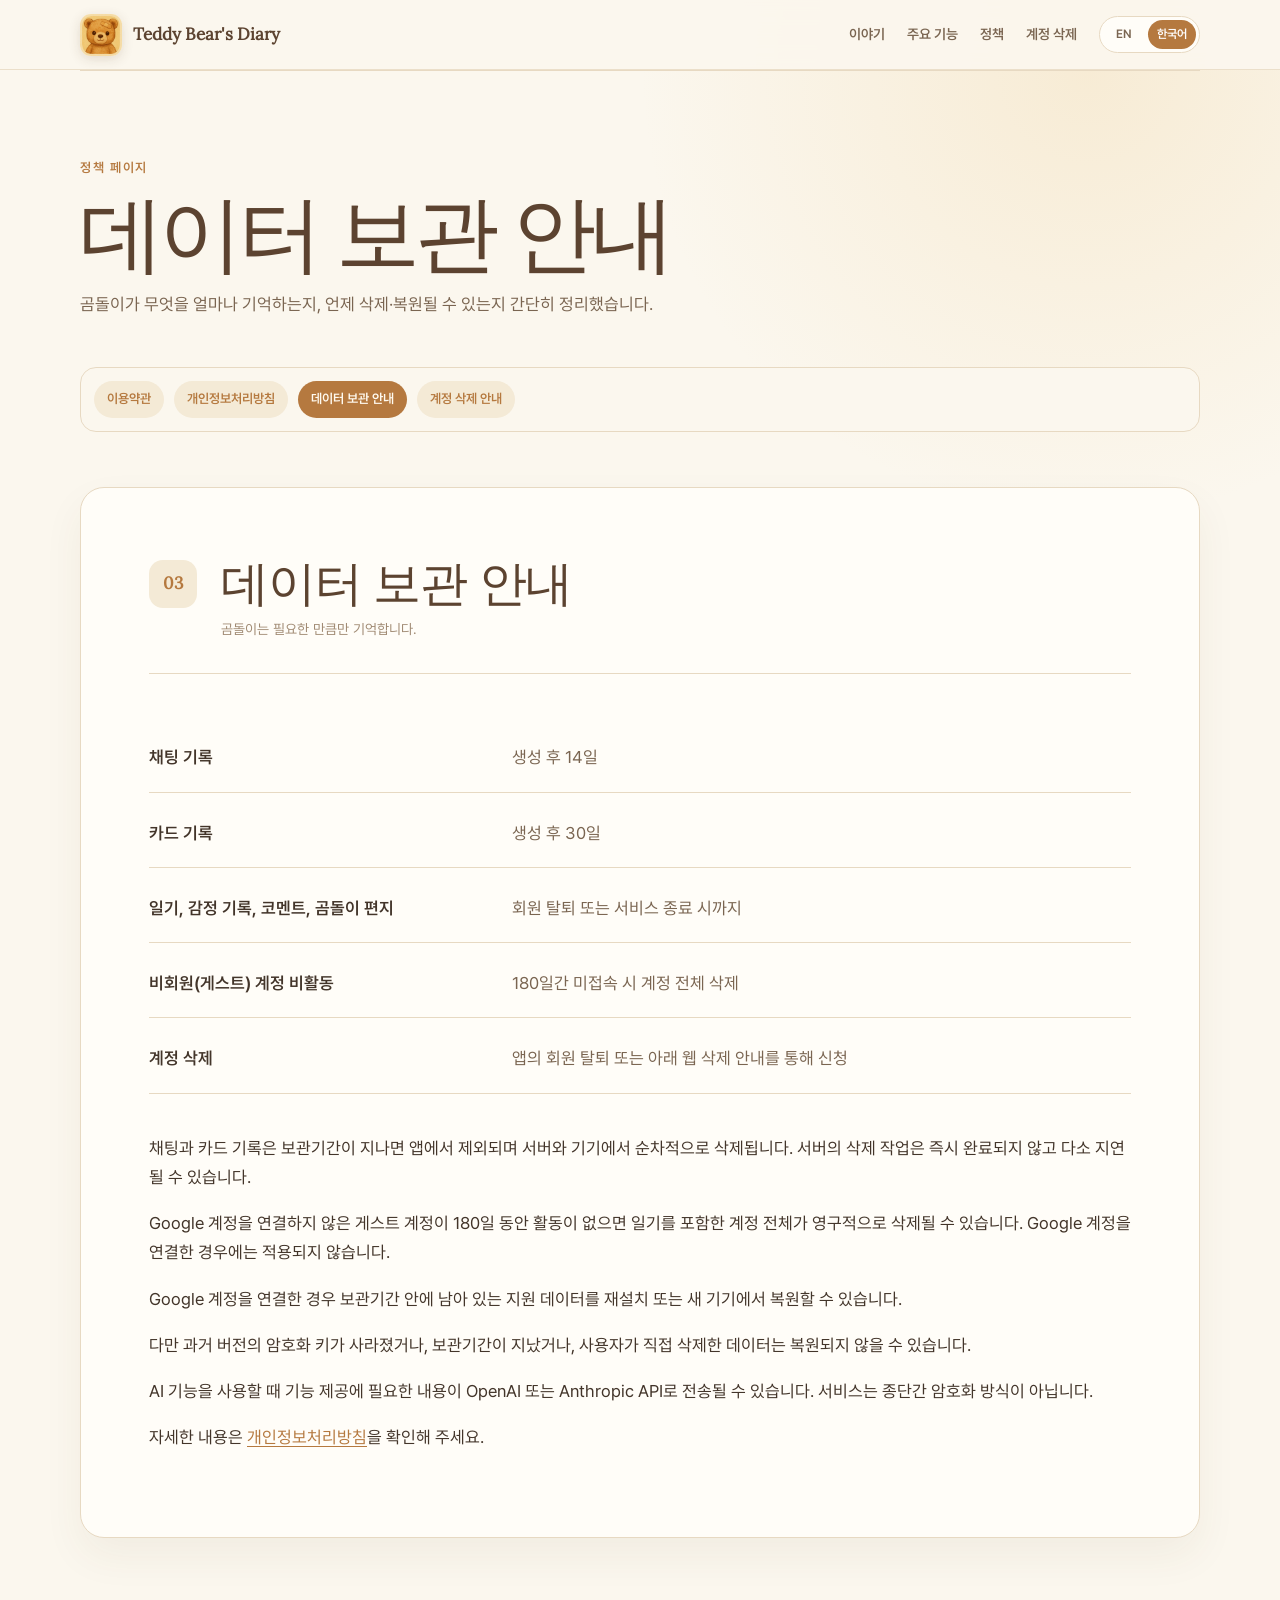
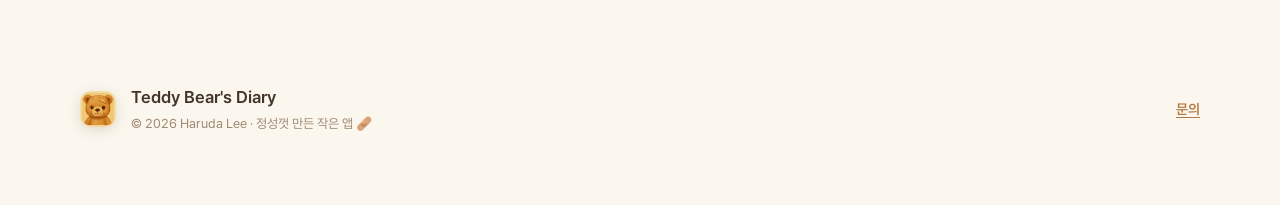
<file: ko/legal/retention.html>
<!doctype html>
<html lang="ko">
<head>
  <meta charset="utf-8">
  <meta name="viewport" content="width=device-width, initial-scale=1">
  <meta name="description" content="곰돌이가 무엇을 얼마나 기억하는지, 언제 삭제·복원될 수 있는지 간단히 정리했습니다.">
  <meta name="theme-color" content="#fbf7ee">
  <meta property="og:title" content="Teddy Bear's Diary · 데이터 보관 안내">
  <meta property="og:description" content="곰돌이가 무엇을 얼마나 기억하는지, 언제 삭제·복원될 수 있는지 간단히 정리했습니다.">
  <meta property="og:image" content="../../assets/app-icon.png">
  <title>Teddy Bear's Diary · 데이터 보관 안내</title>
  <link rel="icon" href="../../assets/app-icon.png">
  <link rel="alternate" hreflang="en" href="../../legal/retention.html">
  <link rel="alternate" hreflang="ko" href="./retention.html">
  <link rel="stylesheet" href="../../styles.css">
</head>
<body>
  <a class="skip-link" href="#main">본문으로 건너뛰기</a>

  <header class="site-header">
    <a class="brand" href="../" aria-label="Teddy Bear's Diary home">
      <img src="../../assets/app-icon.png" alt="" width="42" height="42">
      <span>Teddy Bear's Diary</span>
    </a>
    <div class="header-actions">
      <nav aria-label="주요 메뉴">
        <a href="../#story">이야기</a>
        <a href="../#features">주요 기능</a>
        <a href="../#policies">정책</a>
        <a href="delete-account.html">계정 삭제</a>
      </nav>
      <div class="language-switch" aria-label="언어">
        <a href="../../legal/retention.html" lang="en">EN</a>
        <a href="./retention.html" lang="ko" aria-current="page">한국어</a>
      </div>
    </div>
  </header>

  <main id="main">
    <section class="section policies legal-page">
      <div class="section-heading">
        <p class="eyebrow">정책 페이지</p>
        <h1>데이터 보관 안내</h1>
        <p>곰돌이가 무엇을 얼마나 기억하는지, 언제 삭제·복원될 수 있는지 간단히 정리했습니다.</p>
      </div>

      <nav class="policy-nav" aria-label="정책 메뉴">
        <a href="terms.html">이용약관</a>
        <a href="privacy.html">개인정보처리방침</a>
        <a href="retention.html" aria-current="page">데이터 보관 안내</a>
        <a href="delete-account.html">계정 삭제 안내</a>
      </nav>

      <article class="policy-document short-policy" id="retention">
        <header>
          <p class="policy-number">03</p>
          <div>
            <h2>데이터 보관 안내</h2>
            <p>곰돌이는 필요한 만큼만 기억합니다.</p>
          </div>
        </header>
        <ul class="retention-list">
          <li><strong>채팅 기록</strong><span>생성 후 14일</span></li>
          <li><strong>카드 기록</strong><span>생성 후 30일</span></li>
          <li><strong>일기, 감정 기록, 코멘트, 곰돌이 편지</strong><span>회원 탈퇴 또는 서비스 종료 시까지</span></li>
          <li><strong>비회원(게스트) 계정 비활동</strong><span>180일간 미접속 시 계정 전체 삭제</span></li>
          <li><strong>계정 삭제</strong><span>앱의 회원 탈퇴 또는 아래 웹 삭제 안내를 통해 신청</span></li>
        </ul>
        <p>채팅과 카드 기록은 보관기간이 지나면 앱에서 제외되며 서버와 기기에서 순차적으로 삭제됩니다. 서버의 삭제 작업은 즉시 완료되지 않고 다소 지연될 수 있습니다.</p>
        <p>Google 계정을 연결하지 않은 게스트 계정이 180일 동안 활동이 없으면 일기를 포함한 계정 전체가 영구적으로 삭제될 수 있습니다. Google 계정을 연결한 경우에는 적용되지 않습니다.</p>
        <p>Google 계정을 연결한 경우 보관기간 안에 남아 있는 지원 데이터를 재설치 또는 새 기기에서 복원할 수 있습니다.</p>
        <p>다만 과거 버전의 암호화 키가 사라졌거나, 보관기간이 지났거나, 사용자가 직접 삭제한 데이터는 복원되지 않을 수 있습니다.</p>
        <p>AI 기능을 사용할 때 기능 제공에 필요한 내용이 OpenAI 또는 Anthropic API로 전송될 수 있습니다. 서비스는 종단간 암호화 방식이 아닙니다.</p>
        <p>자세한 내용은 <a href="privacy.html">개인정보처리방침</a>을 확인해 주세요.</p>
      </article>
    </section>
  </main>

  <footer>
    <img src="../../assets/app-icon.png" alt="" width="36" height="36">
    <div>
      <strong>Teddy Bear's Diary</strong>
      <span>© 2026 Haruda Lee · 정성껏 만든 작은 앱 🩹</span>
    </div>
    <a href="mailto:glee98670@gmail.com">문의</a>
  </footer>
</body>
</html>
</file>
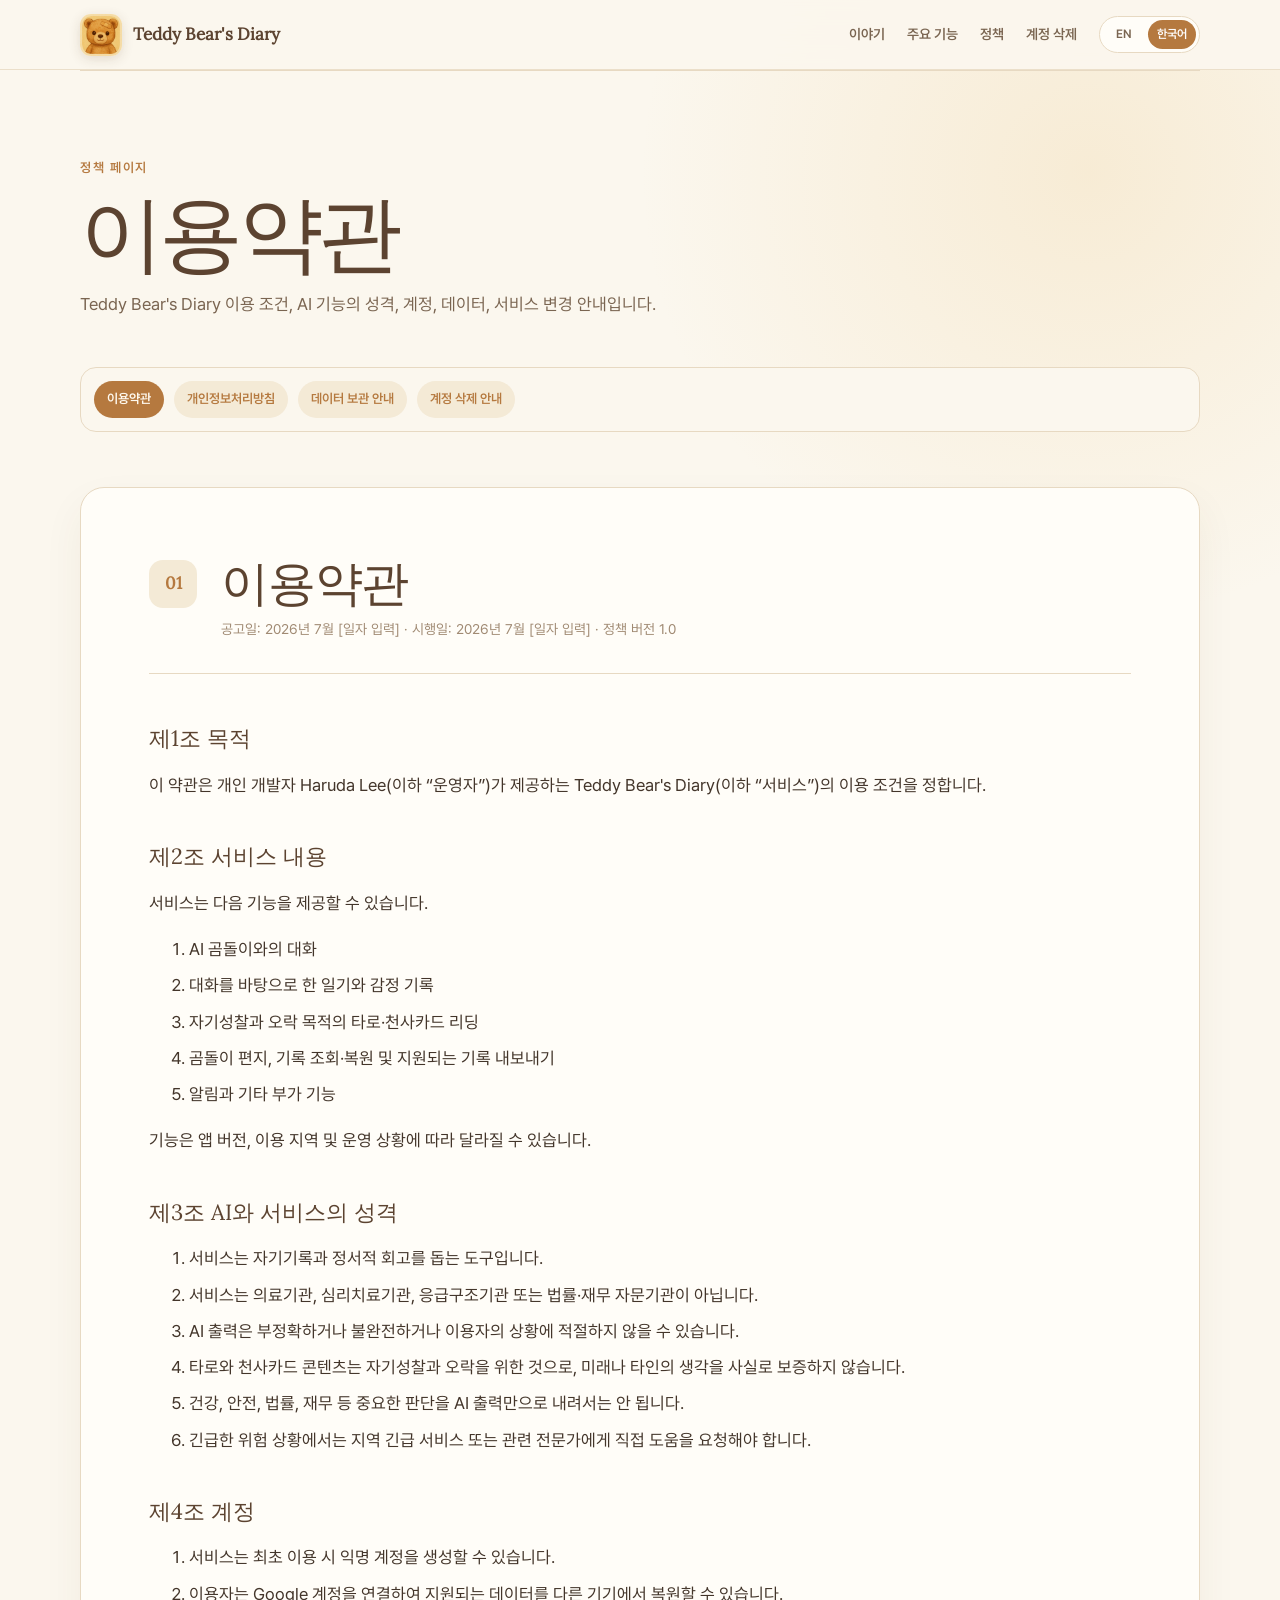
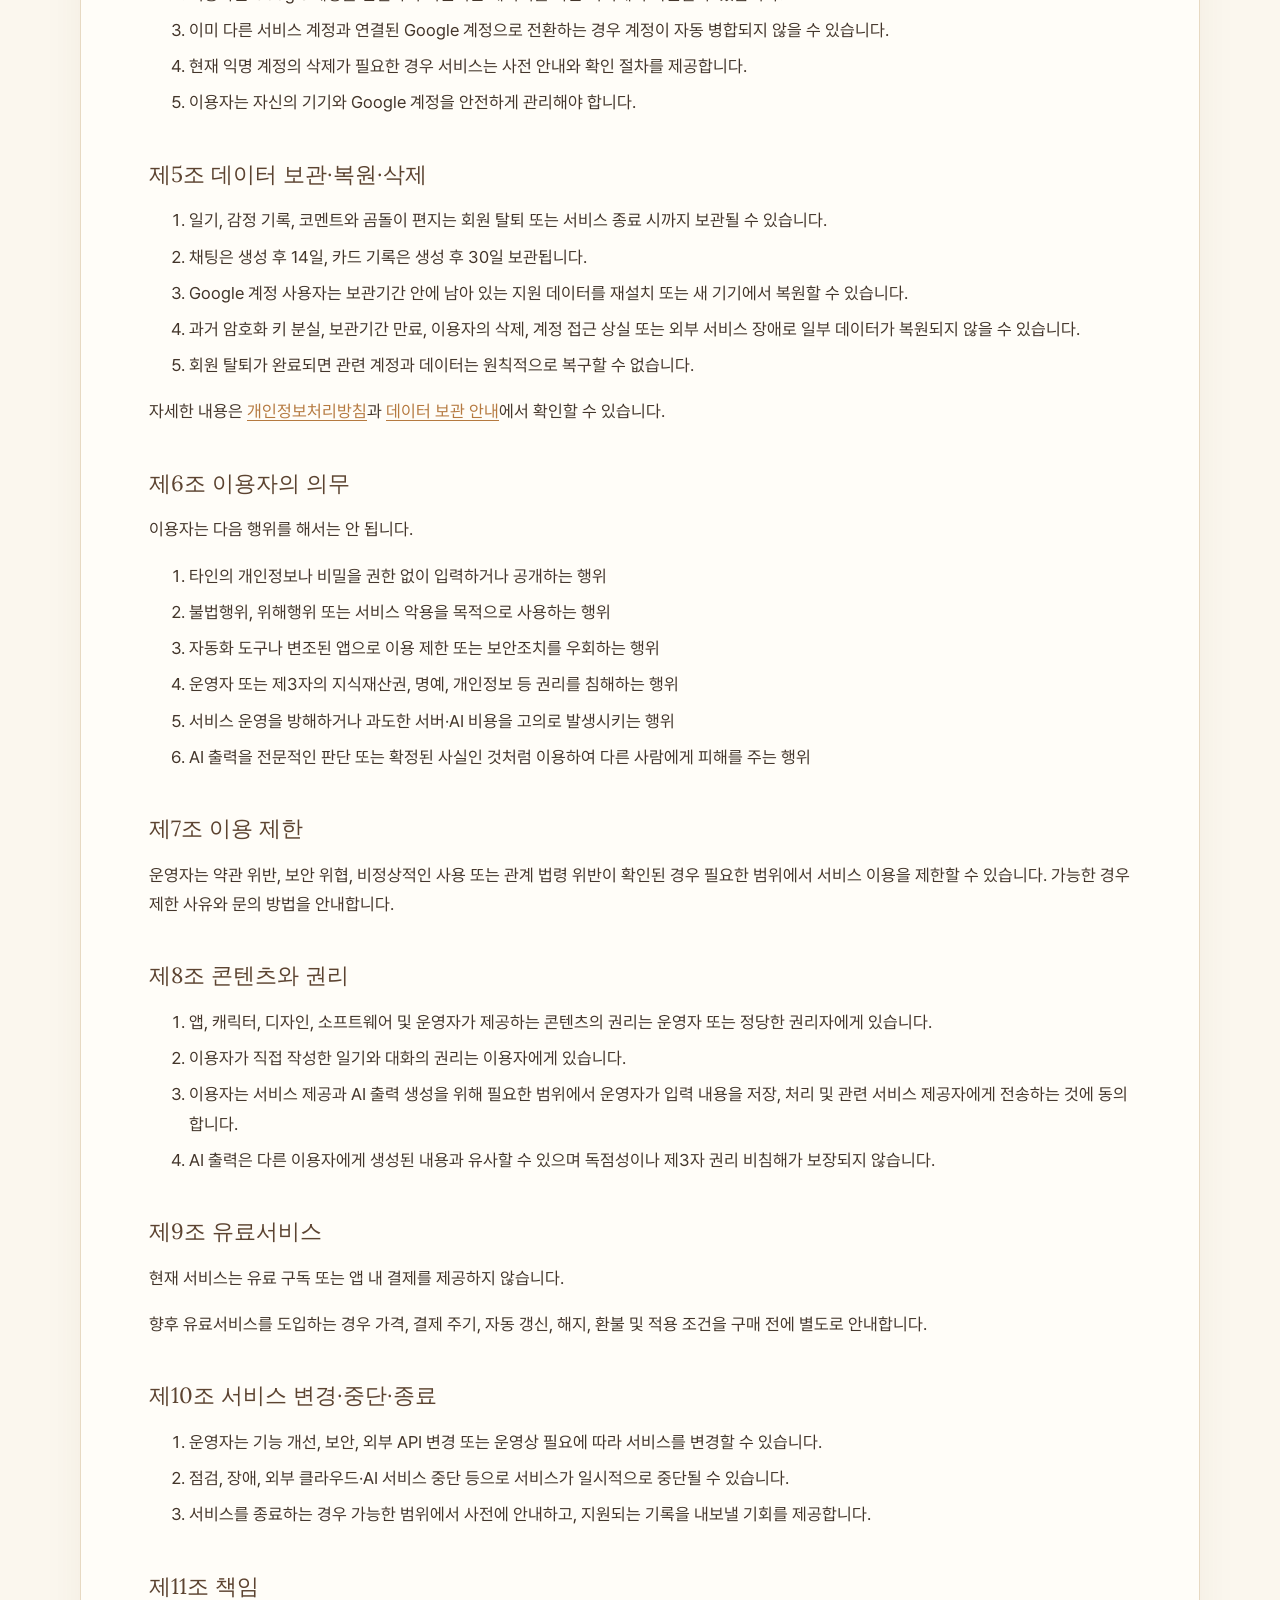
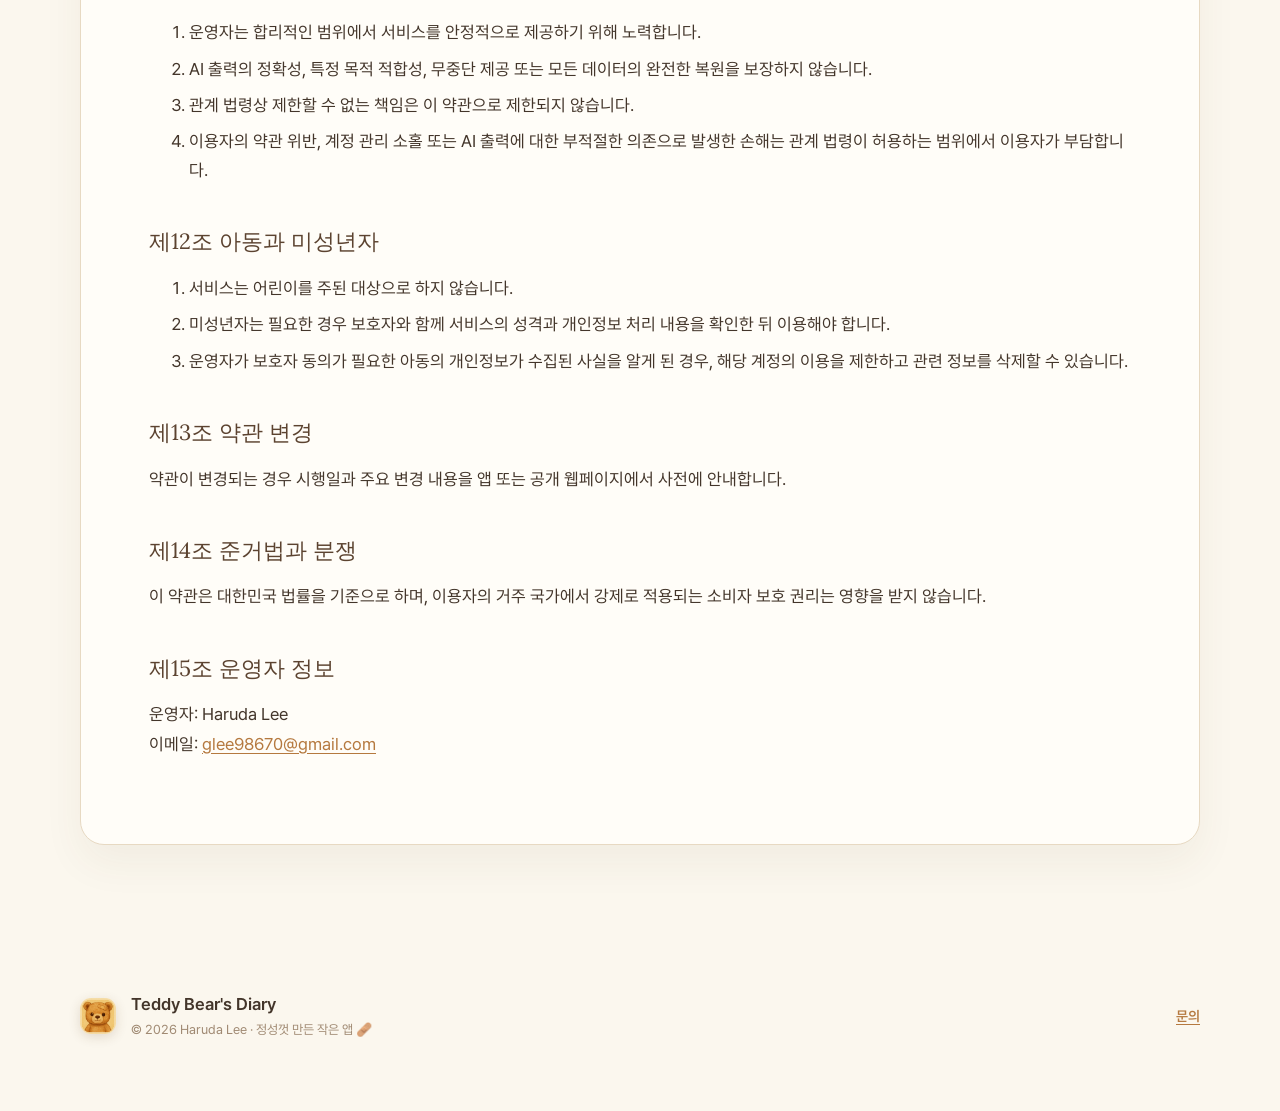
<file: ko/legal/terms.html>
<!doctype html>
<html lang="ko">
<head>
  <meta charset="utf-8">
  <meta name="viewport" content="width=device-width, initial-scale=1">
  <meta name="description" content="Teddy Bear's Diary 이용 조건, AI 기능의 성격, 계정, 데이터, 서비스 변경 안내입니다.">
  <meta name="theme-color" content="#fbf7ee">
  <meta property="og:title" content="Teddy Bear's Diary · 이용약관">
  <meta property="og:description" content="Teddy Bear's Diary 이용 조건, AI 기능의 성격, 계정, 데이터, 서비스 변경 안내입니다.">
  <meta property="og:image" content="../../assets/app-icon.png">
  <title>Teddy Bear's Diary · 이용약관</title>
  <link rel="icon" href="../../assets/app-icon.png">
  <link rel="alternate" hreflang="en" href="../../legal/terms.html">
  <link rel="alternate" hreflang="ko" href="./terms.html">
  <link rel="stylesheet" href="../../styles.css">
</head>
<body>
  <a class="skip-link" href="#main">본문으로 건너뛰기</a>

  <header class="site-header">
    <a class="brand" href="../" aria-label="Teddy Bear's Diary home">
      <img src="../../assets/app-icon.png" alt="" width="42" height="42">
      <span>Teddy Bear's Diary</span>
    </a>
    <div class="header-actions">
      <nav aria-label="주요 메뉴">
        <a href="../#story">이야기</a>
        <a href="../#features">주요 기능</a>
        <a href="../#policies">정책</a>
        <a href="delete-account.html">계정 삭제</a>
      </nav>
      <div class="language-switch" aria-label="언어">
        <a href="../../legal/terms.html" lang="en">EN</a>
        <a href="./terms.html" lang="ko" aria-current="page">한국어</a>
      </div>
    </div>
  </header>

  <main id="main">
    <section class="section policies legal-page">
      <div class="section-heading">
        <p class="eyebrow">정책 페이지</p>
        <h1>이용약관</h1>
        <p>Teddy Bear's Diary 이용 조건, AI 기능의 성격, 계정, 데이터, 서비스 변경 안내입니다.</p>
      </div>

      <nav class="policy-nav" aria-label="정책 메뉴">
        <a href="terms.html" aria-current="page">이용약관</a>
        <a href="privacy.html">개인정보처리방침</a>
        <a href="retention.html">데이터 보관 안내</a>
        <a href="delete-account.html">계정 삭제 안내</a>
      </nav>

      <article class="policy-document" id="terms">
        <header>
          <p class="policy-number">01</p>
          <div>
            <h2>이용약관</h2>
            <p>공고일: 2026년 7월 [일자 입력] · 시행일: 2026년 7월 [일자 입력] · 정책 버전 1.0</p>
          </div>
        </header>

        <section>
          <h3>제1조 목적</h3>
          <p>이 약관은 개인 개발자 Haruda Lee(이하 “운영자”)가 제공하는 Teddy Bear's Diary(이하 “서비스”)의 이용 조건을 정합니다.</p>
        </section>
        <section>
          <h3>제2조 서비스 내용</h3>
          <p>서비스는 다음 기능을 제공할 수 있습니다.</p>
          <ol>
            <li>AI 곰돌이와의 대화</li>
            <li>대화를 바탕으로 한 일기와 감정 기록</li>
            <li>자기성찰과 오락 목적의 타로·천사카드 리딩</li>
            <li>곰돌이 편지, 기록 조회·복원 및 지원되는 기록 내보내기</li>
            <li>알림과 기타 부가 기능</li>
          </ol>
          <p>기능은 앱 버전, 이용 지역 및 운영 상황에 따라 달라질 수 있습니다.</p>
        </section>
        <section>
          <h3>제3조 AI와 서비스의 성격</h3>
          <ol>
            <li>서비스는 자기기록과 정서적 회고를 돕는 도구입니다.</li>
            <li>서비스는 의료기관, 심리치료기관, 응급구조기관 또는 법률·재무 자문기관이 아닙니다.</li>
            <li>AI 출력은 부정확하거나 불완전하거나 이용자의 상황에 적절하지 않을 수 있습니다.</li>
            <li>타로와 천사카드 콘텐츠는 자기성찰과 오락을 위한 것으로, 미래나 타인의 생각을 사실로 보증하지 않습니다.</li>
            <li>건강, 안전, 법률, 재무 등 중요한 판단을 AI 출력만으로 내려서는 안 됩니다.</li>
            <li>긴급한 위험 상황에서는 지역 긴급 서비스 또는 관련 전문가에게 직접 도움을 요청해야 합니다.</li>
          </ol>
        </section>
        <section>
          <h3>제4조 계정</h3>
          <ol>
            <li>서비스는 최초 이용 시 익명 계정을 생성할 수 있습니다.</li>
            <li>이용자는 Google 계정을 연결하여 지원되는 데이터를 다른 기기에서 복원할 수 있습니다.</li>
            <li>이미 다른 서비스 계정과 연결된 Google 계정으로 전환하는 경우 계정이 자동 병합되지 않을 수 있습니다.</li>
            <li>현재 익명 계정의 삭제가 필요한 경우 서비스는 사전 안내와 확인 절차를 제공합니다.</li>
            <li>이용자는 자신의 기기와 Google 계정을 안전하게 관리해야 합니다.</li>
          </ol>
        </section>
        <section>
          <h3>제5조 데이터 보관·복원·삭제</h3>
          <ol>
            <li>일기, 감정 기록, 코멘트와 곰돌이 편지는 회원 탈퇴 또는 서비스 종료 시까지 보관될 수 있습니다.</li>
            <li>채팅은 생성 후 14일, 카드 기록은 생성 후 30일 보관됩니다.</li>
            <li>Google 계정 사용자는 보관기간 안에 남아 있는 지원 데이터를 재설치 또는 새 기기에서 복원할 수 있습니다.</li>
            <li>과거 암호화 키 분실, 보관기간 만료, 이용자의 삭제, 계정 접근 상실 또는 외부 서비스 장애로 일부 데이터가 복원되지 않을 수 있습니다.</li>
            <li>회원 탈퇴가 완료되면 관련 계정과 데이터는 원칙적으로 복구할 수 없습니다.</li>
          </ol>
          <p>자세한 내용은 <a href="privacy.html">개인정보처리방침</a>과 <a href="retention.html">데이터 보관 안내</a>에서 확인할 수 있습니다.</p>
        </section>
        <section>
          <h3>제6조 이용자의 의무</h3>
          <p>이용자는 다음 행위를 해서는 안 됩니다.</p>
          <ol>
            <li>타인의 개인정보나 비밀을 권한 없이 입력하거나 공개하는 행위</li>
            <li>불법행위, 위해행위 또는 서비스 악용을 목적으로 사용하는 행위</li>
            <li>자동화 도구나 변조된 앱으로 이용 제한 또는 보안조치를 우회하는 행위</li>
            <li>운영자 또는 제3자의 지식재산권, 명예, 개인정보 등 권리를 침해하는 행위</li>
            <li>서비스 운영을 방해하거나 과도한 서버·AI 비용을 고의로 발생시키는 행위</li>
            <li>AI 출력을 전문적인 판단 또는 확정된 사실인 것처럼 이용하여 다른 사람에게 피해를 주는 행위</li>
          </ol>
        </section>
        <section>
          <h3>제7조 이용 제한</h3>
          <p>운영자는 약관 위반, 보안 위협, 비정상적인 사용 또는 관계 법령 위반이 확인된 경우 필요한 범위에서 서비스 이용을 제한할 수 있습니다. 가능한 경우 제한 사유와 문의 방법을 안내합니다.</p>
        </section>
        <section>
          <h3>제8조 콘텐츠와 권리</h3>
          <ol>
            <li>앱, 캐릭터, 디자인, 소프트웨어 및 운영자가 제공하는 콘텐츠의 권리는 운영자 또는 정당한 권리자에게 있습니다.</li>
            <li>이용자가 직접 작성한 일기와 대화의 권리는 이용자에게 있습니다.</li>
            <li>이용자는 서비스 제공과 AI 출력 생성을 위해 필요한 범위에서 운영자가 입력 내용을 저장, 처리 및 관련 서비스 제공자에게 전송하는 것에 동의합니다.</li>
            <li>AI 출력은 다른 이용자에게 생성된 내용과 유사할 수 있으며 독점성이나 제3자 권리 비침해가 보장되지 않습니다.</li>
          </ol>
        </section>
        <section>
          <h3>제9조 유료서비스</h3>
          <p>현재 서비스는 유료 구독 또는 앱 내 결제를 제공하지 않습니다.</p>
          <p>향후 유료서비스를 도입하는 경우 가격, 결제 주기, 자동 갱신, 해지, 환불 및 적용 조건을 구매 전에 별도로 안내합니다.</p>
        </section>
        <section>
          <h3>제10조 서비스 변경·중단·종료</h3>
          <ol>
            <li>운영자는 기능 개선, 보안, 외부 API 변경 또는 운영상 필요에 따라 서비스를 변경할 수 있습니다.</li>
            <li>점검, 장애, 외부 클라우드·AI 서비스 중단 등으로 서비스가 일시적으로 중단될 수 있습니다.</li>
            <li>서비스를 종료하는 경우 가능한 범위에서 사전에 안내하고, 지원되는 기록을 내보낼 기회를 제공합니다.</li>
          </ol>
        </section>
        <section>
          <h3>제11조 책임</h3>
          <ol>
            <li>운영자는 합리적인 범위에서 서비스를 안정적으로 제공하기 위해 노력합니다.</li>
            <li>AI 출력의 정확성, 특정 목적 적합성, 무중단 제공 또는 모든 데이터의 완전한 복원을 보장하지 않습니다.</li>
            <li>관계 법령상 제한할 수 없는 책임은 이 약관으로 제한되지 않습니다.</li>
            <li>이용자의 약관 위반, 계정 관리 소홀 또는 AI 출력에 대한 부적절한 의존으로 발생한 손해는 관계 법령이 허용하는 범위에서 이용자가 부담합니다.</li>
          </ol>
        </section>
        <section>
          <h3>제12조 아동과 미성년자</h3>
          <ol>
            <li>서비스는 어린이를 주된 대상으로 하지 않습니다.</li>
            <li>미성년자는 필요한 경우 보호자와 함께 서비스의 성격과 개인정보 처리 내용을 확인한 뒤 이용해야 합니다.</li>
            <li>운영자가 보호자 동의가 필요한 아동의 개인정보가 수집된 사실을 알게 된 경우, 해당 계정의 이용을 제한하고 관련 정보를 삭제할 수 있습니다.</li>
          </ol>
        </section>
        <section>
          <h3>제13조 약관 변경</h3>
          <p>약관이 변경되는 경우 시행일과 주요 변경 내용을 앱 또는 공개 웹페이지에서 사전에 안내합니다.</p>
        </section>
        <section>
          <h3>제14조 준거법과 분쟁</h3>
          <p>이 약관은 대한민국 법률을 기준으로 하며, 이용자의 거주 국가에서 강제로 적용되는 소비자 보호 권리는 영향을 받지 않습니다.</p>
        </section>
        <section>
          <h3>제15조 운영자 정보</h3>
          <p>운영자: Haruda Lee<br>이메일: <a href="mailto:glee98670@gmail.com">glee98670@gmail.com</a></p>
        </section>
      </article>
    </section>
  </main>

  <footer>
    <img src="../../assets/app-icon.png" alt="" width="36" height="36">
    <div>
      <strong>Teddy Bear's Diary</strong>
      <span>© 2026 Haruda Lee · 정성껏 만든 작은 앱 🩹</span>
    </div>
    <a href="mailto:glee98670@gmail.com">문의</a>
  </footer>
</body>
</html>
</file>
<file: styles.css>
@font-face {
  font-family: "Lora";
  src: url("assets/fonts/Lora-Regular.ttf") format("truetype");
  font-style: normal;
  font-weight: 400;
  font-display: swap;
}

@font-face {
  font-family: "Lora";
  src: url("assets/fonts/Lora-Italic.ttf") format("truetype");
  font-style: italic;
  font-weight: 400;
  font-display: swap;
}

@font-face {
  font-family: "Pretendard";
  src: url("assets/fonts/Pretendard-Regular.otf") format("opentype");
  font-style: normal;
  font-weight: 400;
  font-display: swap;
}

@font-face {
  font-family: "Pretendard";
  src: url("assets/fonts/Pretendard-SemiBold.otf") format("opentype");
  font-style: normal;
  font-weight: 600;
  font-display: swap;
}

/* 손글씨 (앱과 동일) — 영어: Caveat, 한국어: Gaegu */
@font-face {
  font-family: "Caveat";
  src: url("assets/fonts/Caveat-Regular.ttf") format("truetype");
  font-style: normal;
  font-weight: 400;
  font-display: swap;
}

@font-face {
  font-family: "Gaegu";
  src: url("assets/fonts/Gaegu-Regular.ttf") format("truetype");
  font-style: normal;
  font-weight: 400;
  font-display: swap;
}

:root {
  --paper: #fbf7ee;
  --paper-deep: #f4ead6;
  --card: #fffdf8;
  --ink: #43352a;
  --muted: #7a6551;
  --soft: #a08a73;
  --accent: #b5793f;
  --accent-dark: #5c4330;
  --line: #e7d9c2;
  --shadow: 0 22px 55px rgba(91, 62, 34, 0.12);
}

* {
  box-sizing: border-box;
}

html {
  scroll-behavior: smooth;
  overflow-x: clip;
}

body {
  margin: 0;
  overflow-x: clip;
  background:
    radial-gradient(circle at 85% 4%, rgba(235, 199, 133, 0.24), transparent 28rem),
    var(--paper);
  color: var(--ink);
  font-family: "Pretendard", "Apple SD Gothic Neo", Arial, sans-serif;
  font-size: 17px;
  line-height: 1.72;
}

img {
  max-width: 100%;
}

a {
  color: var(--accent);
  text-underline-offset: 0.18em;
}

a:focus-visible {
  outline: 3px solid rgba(181, 121, 63, 0.38);
  outline-offset: 4px;
  border-radius: 4px;
}

.skip-link {
  position: fixed;
  z-index: 20;
  top: 12px;
  left: 12px;
  padding: 8px 14px;
  border-radius: 8px;
  background: var(--ink);
  color: white;
  transform: translateY(-160%);
}

.skip-link:focus {
  transform: translateY(0);
}

.site-header {
  position: sticky;
  z-index: 10;
  top: 0;
  display: flex;
  align-items: center;
  justify-content: space-between;
  gap: 28px;
  min-height: 70px;
  padding: 10px max(24px, calc((100vw - 1120px) / 2));
  border-bottom: 1px solid rgba(231, 217, 194, 0.82);
  background: rgba(251, 247, 238, 0.92);
  backdrop-filter: blur(14px);
}

.brand {
  display: inline-flex;
  align-items: center;
  gap: 11px;
  color: var(--accent-dark);
  font-family: "Lora", Georgia, serif;
  font-weight: 600;
  text-decoration: none;
}

.brand img,
footer img {
  border-radius: 11px;
  box-shadow: 0 3px 12px rgba(91, 62, 34, 0.16);
}

.site-header nav {
  display: flex;
  flex-wrap: wrap;
  justify-content: flex-end;
  gap: 8px 22px;
}

.header-actions {
  display: flex;
  align-items: center;
  justify-content: flex-end;
  gap: 22px;
}

.site-header nav a {
  color: var(--muted);
  font-size: 14px;
  font-weight: 600;
  text-decoration: none;
}

.site-header nav a:hover {
  color: var(--accent);
}

.language-switch {
  display: inline-flex;
  flex: 0 0 auto;
  gap: 3px;
  padding: 3px;
  border: 1px solid var(--line);
  border-radius: 999px;
  background: var(--card);
}

.language-switch a {
  min-width: 42px;
  padding: 4px 9px;
  border-radius: 999px;
  color: var(--muted);
  font-size: 12px;
  font-weight: 600;
  text-align: center;
  text-decoration: none;
}

.language-switch a[aria-current="page"] {
  background: var(--accent);
  color: white;
}

main,
footer {
  width: min(1120px, calc(100% - 48px));
  margin: 0 auto;
}

.hero {
  display: grid;
  grid-template-columns: minmax(0, 1.3fr) minmax(280px, 0.7fr);
  align-items: center;
  gap: clamp(48px, 9vw, 120px);
  min-height: calc(100vh - 70px);
  padding: 90px 0 110px;
}

.eyebrow {
  margin: 0 0 13px;
  color: var(--accent);
  font-size: 13px;
  font-weight: 600;
  letter-spacing: 0.13em;
  text-transform: uppercase;
}

h1,
h2,
h3 {
  color: var(--accent-dark);
}

h1,
h2 {
  margin: 0;
  font-family: "Lora", Georgia, serif;
  font-weight: 400;
  letter-spacing: -0.025em;
}

h1 {
  max-width: 760px;
  font-size: clamp(58px, 8vw, 104px);
  line-height: 0.98;
}

h2 {
  font-size: clamp(34px, 4.4vw, 58px);
  line-height: 1.12;
}

h3 {
  margin: 0;
  font-size: 20px;
  line-height: 1.35;
}

.lede {
  max-width: 660px;
  margin: 30px 0 10px;
  color: var(--muted);
  font-family: "Lora", Georgia, serif;
  font-size: clamp(21px, 2.5vw, 28px);
  line-height: 1.52;
}

.hero-actions {
  display: flex;
  align-items: center;
  gap: 16px;
  margin-top: 34px;
  color: var(--soft);
  font-size: 14px;
}

.button {
  display: inline-flex;
  align-items: center;
  justify-content: center;
  min-height: 48px;
  padding: 10px 22px;
  border-radius: 999px;
  background: var(--accent);
  color: white;
  font-weight: 600;
  text-decoration: none;
  box-shadow: 0 8px 22px rgba(181, 121, 63, 0.22);
}

.button:hover {
  background: #a9683a;
  transform: translateY(-1px);
}

.button-outline {
  background: transparent;
  border: 2px solid var(--accent);
  color: var(--accent);
  box-shadow: none;
}

.button-outline:hover {
  background: var(--paper-deep);
  color: var(--accent-dark);
}

.hero-art {
  position: relative;
  margin: 0;
}

.hero-art::before {
  position: absolute;
  z-index: -1;
  inset: -14%;
  border-radius: 50%;
  background: radial-gradient(circle, rgba(229, 188, 115, 0.28), transparent 68%);
  content: "";
}

.hero-art img {
  display: block;
  width: 100%;
  border: 1px solid rgba(231, 217, 194, 0.8);
  border-radius: 29%;
  box-shadow: var(--shadow);
}

.section {
  padding: 105px 0;
  border-top: 1px solid var(--line);
}

.section-heading {
  max-width: 820px;
  margin-bottom: 48px;
}

.section-heading > p:last-child:not(.eyebrow) {
  color: var(--muted);
}

.section-intro {
  max-width: 760px;
  margin: -18px 0 42px;
  color: var(--muted);
  font-family: "Lora", Georgia, serif;
  font-size: 22px;
}

.care-grid,
.feature-grid {
  display: grid;
  grid-template-columns: repeat(2, minmax(0, 1fr));
  gap: 20px;
}

.care-card,
.feature-grid article {
  border: 1px solid var(--line);
  border-radius: 20px;
  background: rgba(255, 253, 248, 0.74);
}

.care-card {
  display: flex;
  gap: 20px;
  padding: 28px;
}

.care-card p,
.feature-grid p {
  margin-bottom: 0;
  color: var(--muted);
}

.care-card.muted {
  border-style: dashed;
}

.care-icon {
  flex: 0 0 auto;
  font-size: 30px;
}

.coming-soon {
  display: inline-block;
  margin-top: 9px;
  padding: 3px 10px;
  border-radius: 999px;
  background: var(--paper-deep);
  color: var(--accent);
  font-size: 12px;
  font-weight: 600;
}

blockquote {
  margin: 55px 0 36px;
  padding: 34px clamp(28px, 5vw, 62px);
  border-left: 4px solid var(--accent);
  border-radius: 0 18px 18px 0;
  background: var(--paper-deep);
  font-family: "Lora", Georgia, serif;
}

blockquote p {
  margin: 0;
  color: var(--accent-dark);
  font-family: "Caveat", "Gaegu", cursive;
  font-size: clamp(30px, 4vw, 44px);
  font-style: normal;
  line-height: 1.35;
}

/* 한국어: 손글씨 Gaegu + 크기 축소(영문 대비 작게) */
html[lang="ko"] blockquote p {
  font-family: "Gaegu", cursive;
  font-size: clamp(21px, 2.8vw, 29px);
  line-height: 1.6;
}

blockquote cite {
  display: block;
  margin-top: 16px;
  color: var(--muted);
  font-family: "Caveat", "Gaegu", cursive;
  font-size: 21px;
  font-style: normal;
}

html[lang="ko"] blockquote cite {
  font-family: "Gaegu", cursive;
  font-size: 18px;
}

.story-close {
  max-width: 840px;
  color: var(--muted);
}

.feature-grid article {
  min-height: 245px;
  padding: 31px;
}

.feature-grid span {
  display: block;
  margin-bottom: 38px;
  color: var(--accent);
  font-size: 13px;
  font-weight: 600;
  letter-spacing: 0.06em;
  text-transform: uppercase;
}

.availability {
  display: grid;
  grid-template-columns: 1fr 1fr;
  gap: 80px;
}

.availability-copy {
  padding-top: 8px;
}

.availability-copy > p:first-child {
  margin-top: 0;
  font-family: "Lora", Georgia, serif;
  font-size: 23px;
}

.small-note {
  color: var(--soft);
  font-size: 14px;
}

.beta-steps {
  display: flex;
  flex-direction: column;
  gap: 16px;
  margin: 26px 0 20px;
}

.beta-step {
  display: flex;
  gap: 16px;
  align-items: flex-start;
  padding: 20px 22px;
  border: 1px solid var(--line);
  border-radius: 18px;
  background: var(--card);
}

.beta-step-num {
  display: flex;
  flex: 0 0 auto;
  align-items: center;
  justify-content: center;
  width: 30px;
  height: 30px;
  border-radius: 50%;
  background: var(--accent);
  color: white;
  font-weight: 700;
  font-size: 14px;
}

.beta-step-body {
  display: flex;
  flex: 1 1 auto;
  flex-direction: column;
  gap: 8px;
}

.beta-step-title {
  margin: 0;
  color: var(--ink);
  font-weight: 600;
}

.beta-step-desc {
  margin: 0;
  color: var(--muted);
  font-size: 14px;
}

.beta-step .button {
  align-self: flex-start;
  margin-top: 4px;
}

.policies {
  padding-bottom: 30px;
}

.policy-summary {
  padding-bottom: 92px;
}

.policy-card-grid {
  display: grid;
  grid-template-columns: repeat(4, minmax(0, 1fr));
  gap: 16px;
  margin-top: 38px;
}

.policy-card {
  display: flex;
  min-height: 170px;
  flex-direction: column;
  justify-content: space-between;
  gap: 24px;
  padding: 24px;
  border: 1px solid var(--line);
  border-radius: 22px;
  background:
    linear-gradient(145deg, rgba(255, 255, 255, 0.82), rgba(249, 234, 205, 0.62)),
    var(--card);
  box-shadow: 0 16px 34px rgba(91, 62, 34, 0.06);
  text-decoration: none;
}

.policy-card strong {
  color: var(--ink);
  font-family: "Lora", Georgia, serif;
  font-size: 22px;
  font-weight: 400;
}

.policy-card span {
  color: var(--muted);
  font-size: 14px;
}

.legal-page {
  padding-top: 86px;
}

.legal-page .section-heading h1 {
  max-width: 760px;
  margin: 0;
  font-family: "Lora", Georgia, serif;
  font-size: clamp(42px, 7vw, 84px);
  font-weight: 400;
  letter-spacing: -0.055em;
  line-height: 0.96;
}

.policy-nav {
  position: sticky;
  z-index: 5;
  top: 84px;
  display: flex;
  flex-wrap: wrap;
  gap: 10px;
  margin: 0 0 55px;
  padding: 13px;
  border: 1px solid var(--line);
  border-radius: 16px;
  background: rgba(251, 247, 238, 0.94);
  backdrop-filter: blur(12px);
}

.policy-nav a {
  padding: 7px 13px;
  border-radius: 999px;
  background: var(--paper-deep);
  font-size: 13px;
  font-weight: 600;
  text-decoration: none;
}

.policy-nav a[aria-current="page"] {
  background: var(--accent);
  color: #fffaf0;
}

.policy-document {
  scroll-margin-top: 160px;
  margin: 0 0 60px;
  padding: clamp(28px, 6vw, 68px);
  border: 1px solid var(--line);
  border-radius: 24px;
  background: var(--card);
  box-shadow: 0 18px 42px rgba(91, 62, 34, 0.06);
}

.policy-document > header {
  display: grid;
  grid-template-columns: 54px minmax(0, 1fr);
  gap: 18px;
  margin-bottom: 50px;
  padding-bottom: 32px;
  border-bottom: 1px solid var(--line);
}

.policy-document > header h2 {
  font-size: clamp(31px, 4vw, 48px);
}

.policy-document > header p:not(.policy-number) {
  margin: 8px 0 0;
  color: var(--soft);
  font-size: 14px;
}

.policy-number {
  display: grid;
  width: 48px;
  height: 48px;
  margin: 4px 0 0;
  place-items: center;
  border-radius: 14px;
  background: var(--paper-deep);
  color: var(--accent);
  font-family: "Lora", Georgia, serif;
  font-weight: 600;
}

.policy-document section {
  margin: 42px 0;
}

.policy-document section:last-child {
  margin-bottom: 0;
}

.policy-document h3 {
  margin-bottom: 12px;
  font-family: "Lora", Georgia, serif;
  font-size: 22px;
  font-weight: 400;
}

.policy-document li + li {
  margin-top: 7px;
}

.retention-list {
  display: grid;
  gap: 0;
  margin: 0 0 40px;
  padding: 0;
  list-style: none;
}

.retention-list li {
  display: grid;
  grid-template-columns: minmax(190px, 0.7fr) minmax(0, 1.3fr);
  gap: 30px;
  margin: 0;
  padding: 19px 0;
  border-bottom: 1px solid var(--line);
}

.retention-list span {
  color: var(--muted);
}

.steps {
  padding-left: 24px;
}

.steps li {
  padding-left: 8px;
}

.deletion {
  border-color: rgba(181, 121, 63, 0.46);
}

footer {
  display: grid;
  grid-template-columns: auto 1fr auto;
  align-items: center;
  gap: 15px;
  padding: 55px 0 70px;
}

footer strong,
footer span {
  display: block;
}

footer span {
  color: var(--soft);
  font-size: 13px;
}

footer > a {
  font-size: 14px;
  font-weight: 600;
}

@media (max-width: 780px) {
  body {
    font-size: 16px;
  }

  .site-header {
    position: relative;
    padding: 14px 20px;
  }

  .site-header nav {
    display: none;
  }

  .header-actions {
    gap: 0;
  }

  main,
  footer {
    width: min(100% - 34px, 680px);
  }

  .hero {
    grid-template-columns: 1fr;
    min-height: auto;
    padding: 68px 0 85px;
  }

  .hero-art {
    width: min(78%, 380px);
    margin: 0 auto;
  }

  .hero-actions {
    align-items: flex-start;
    flex-direction: column;
  }

  .section {
    padding: 78px 0;
  }

  .care-grid,
  .feature-grid,
  .policy-card-grid,
  .availability {
    grid-template-columns: 1fr;
  }

  .availability {
    gap: 32px;
  }

  .policy-nav {
    position: static;
  }

  .policy-document {
    padding: 27px 21px;
    border-radius: 18px;
  }

  .policy-document > header {
    grid-template-columns: 1fr;
  }

  .retention-list li {
    grid-template-columns: 1fr;
    gap: 4px;
  }

  footer {
    grid-template-columns: auto 1fr;
  }

  footer > a {
    grid-column: 2;
  }
}

@media (prefers-reduced-motion: reduce) {
  html {
    scroll-behavior: auto;
  }

  * {
    transition: none !important;
  }
}

@media print {
  .site-header,
  .policy-nav,
  .hero,
  .story,
  #features,
  #availability,
  footer {
    display: none;
  }

  body {
    background: white;
    font-size: 11pt;
  }

  main {
    width: 100%;
  }

  .section {
    padding: 0;
    border: 0;
  }

  .policy-document {
    break-before: page;
    box-shadow: none;
  }
}
</file>
